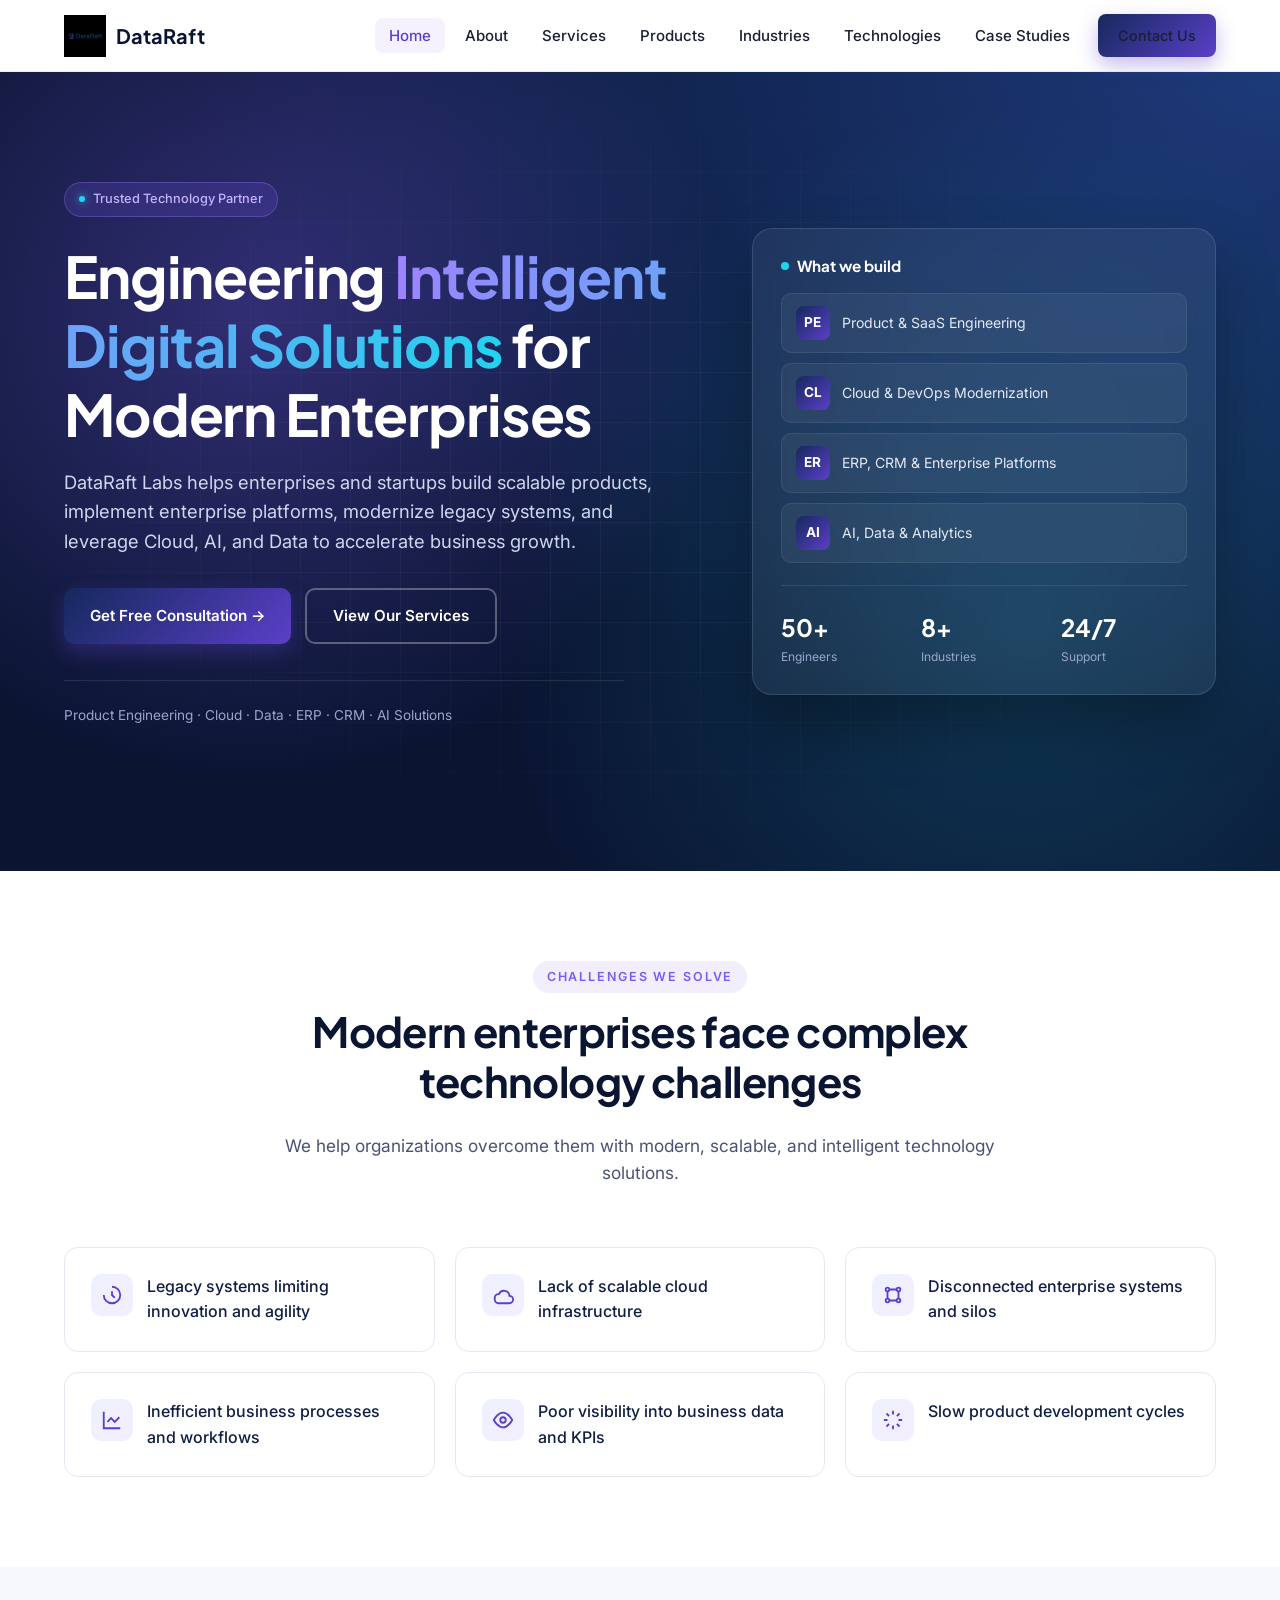
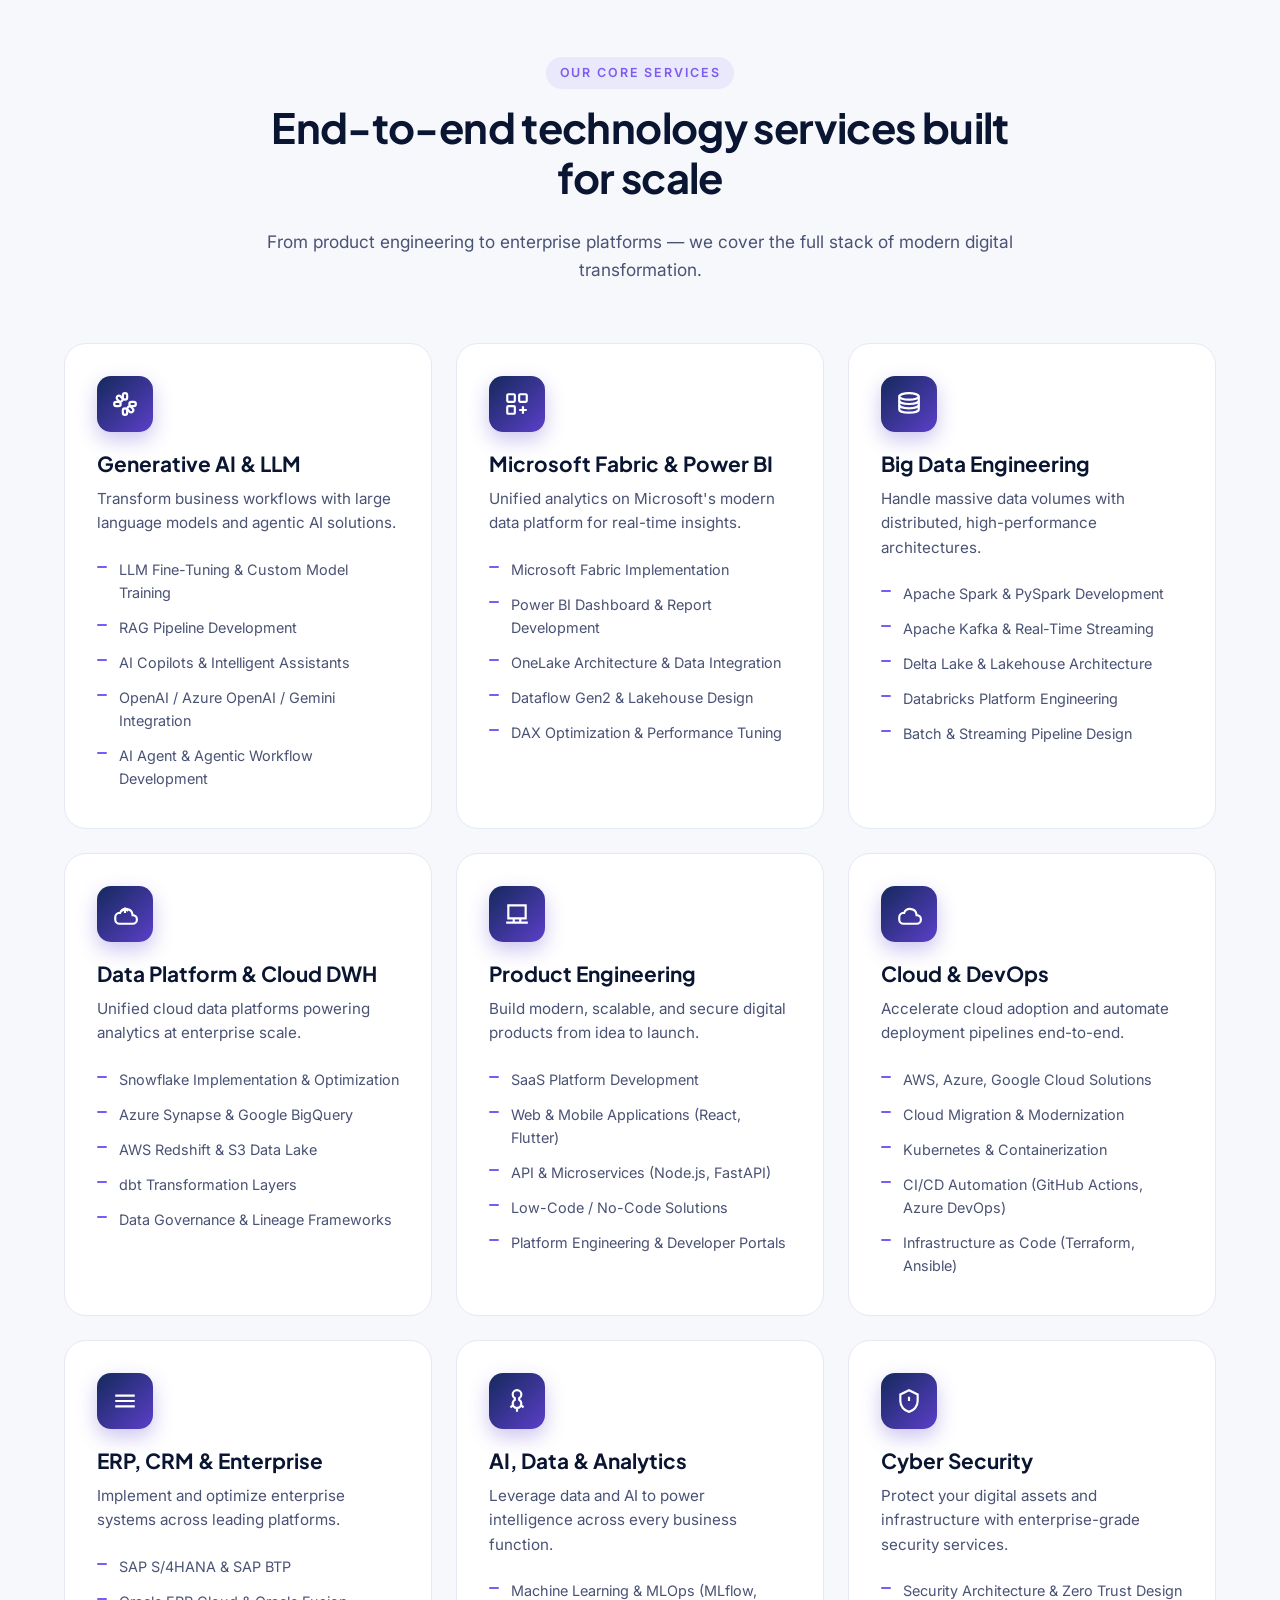
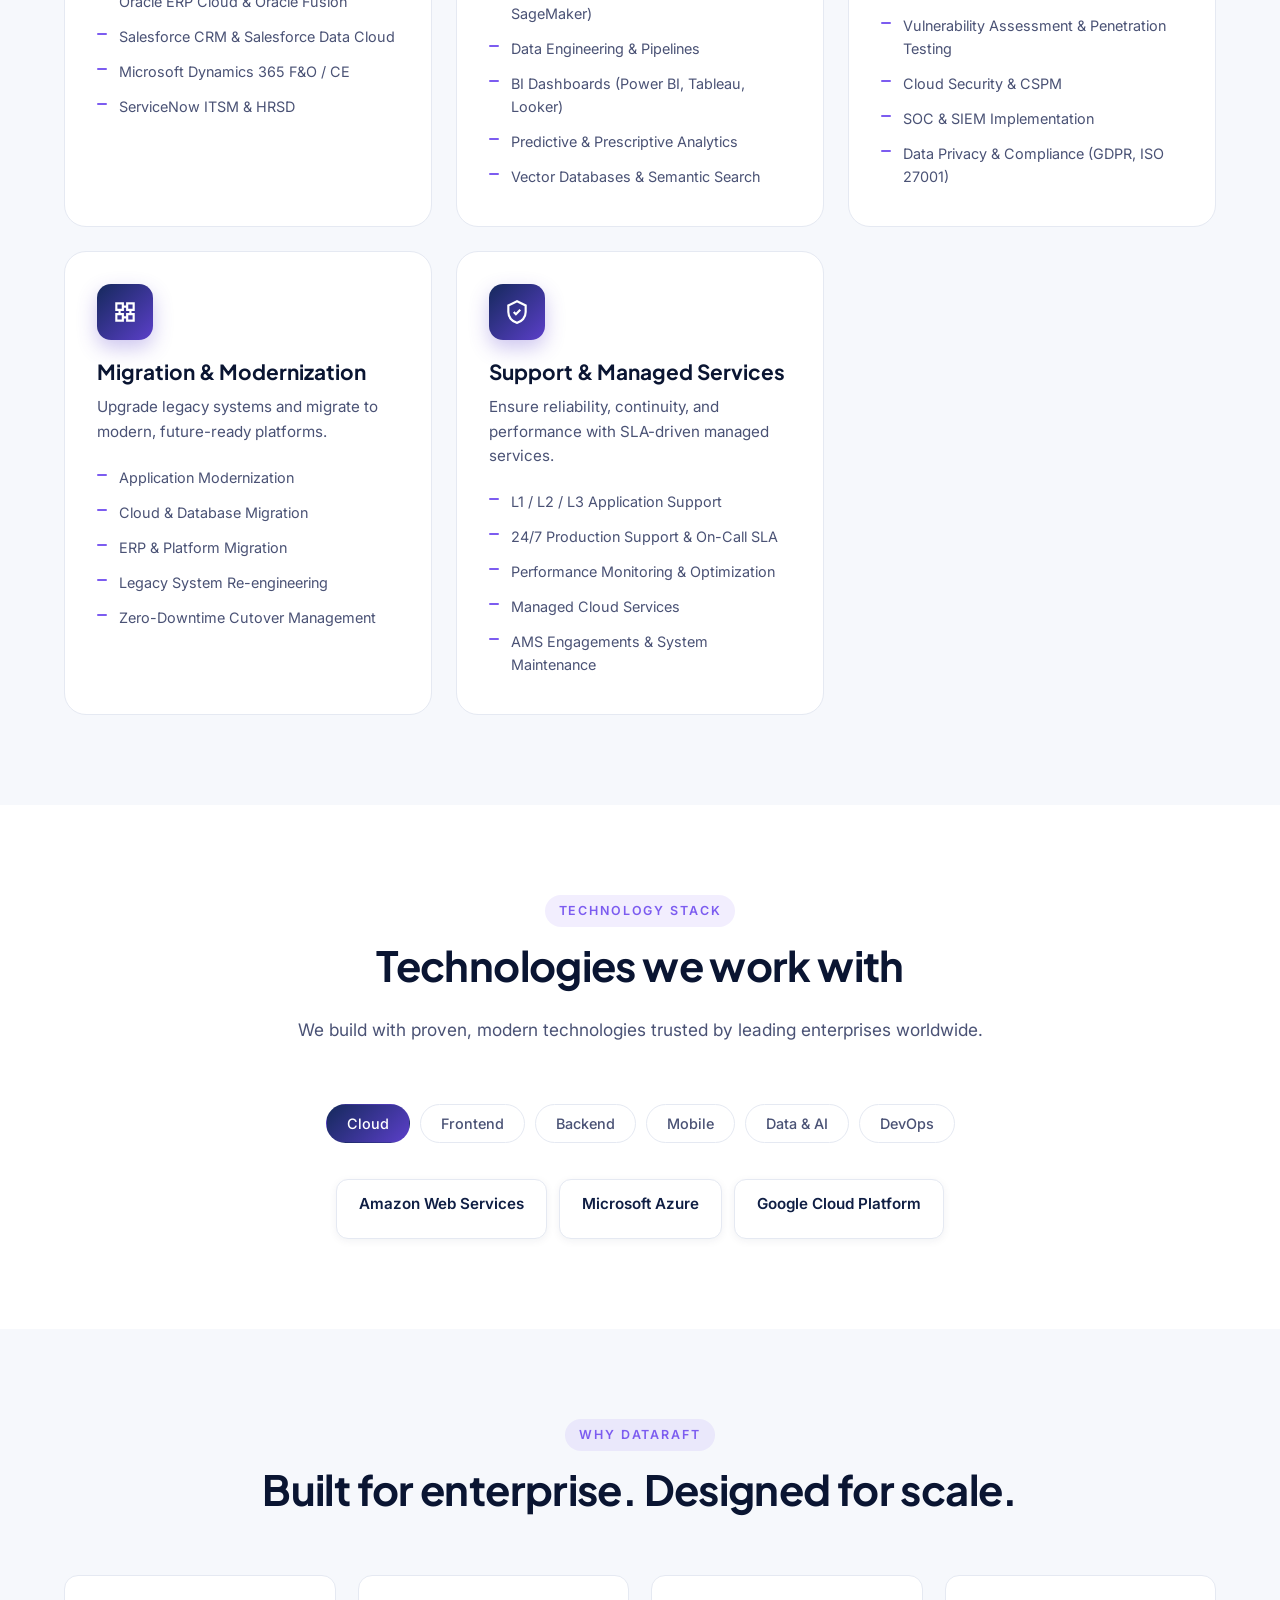
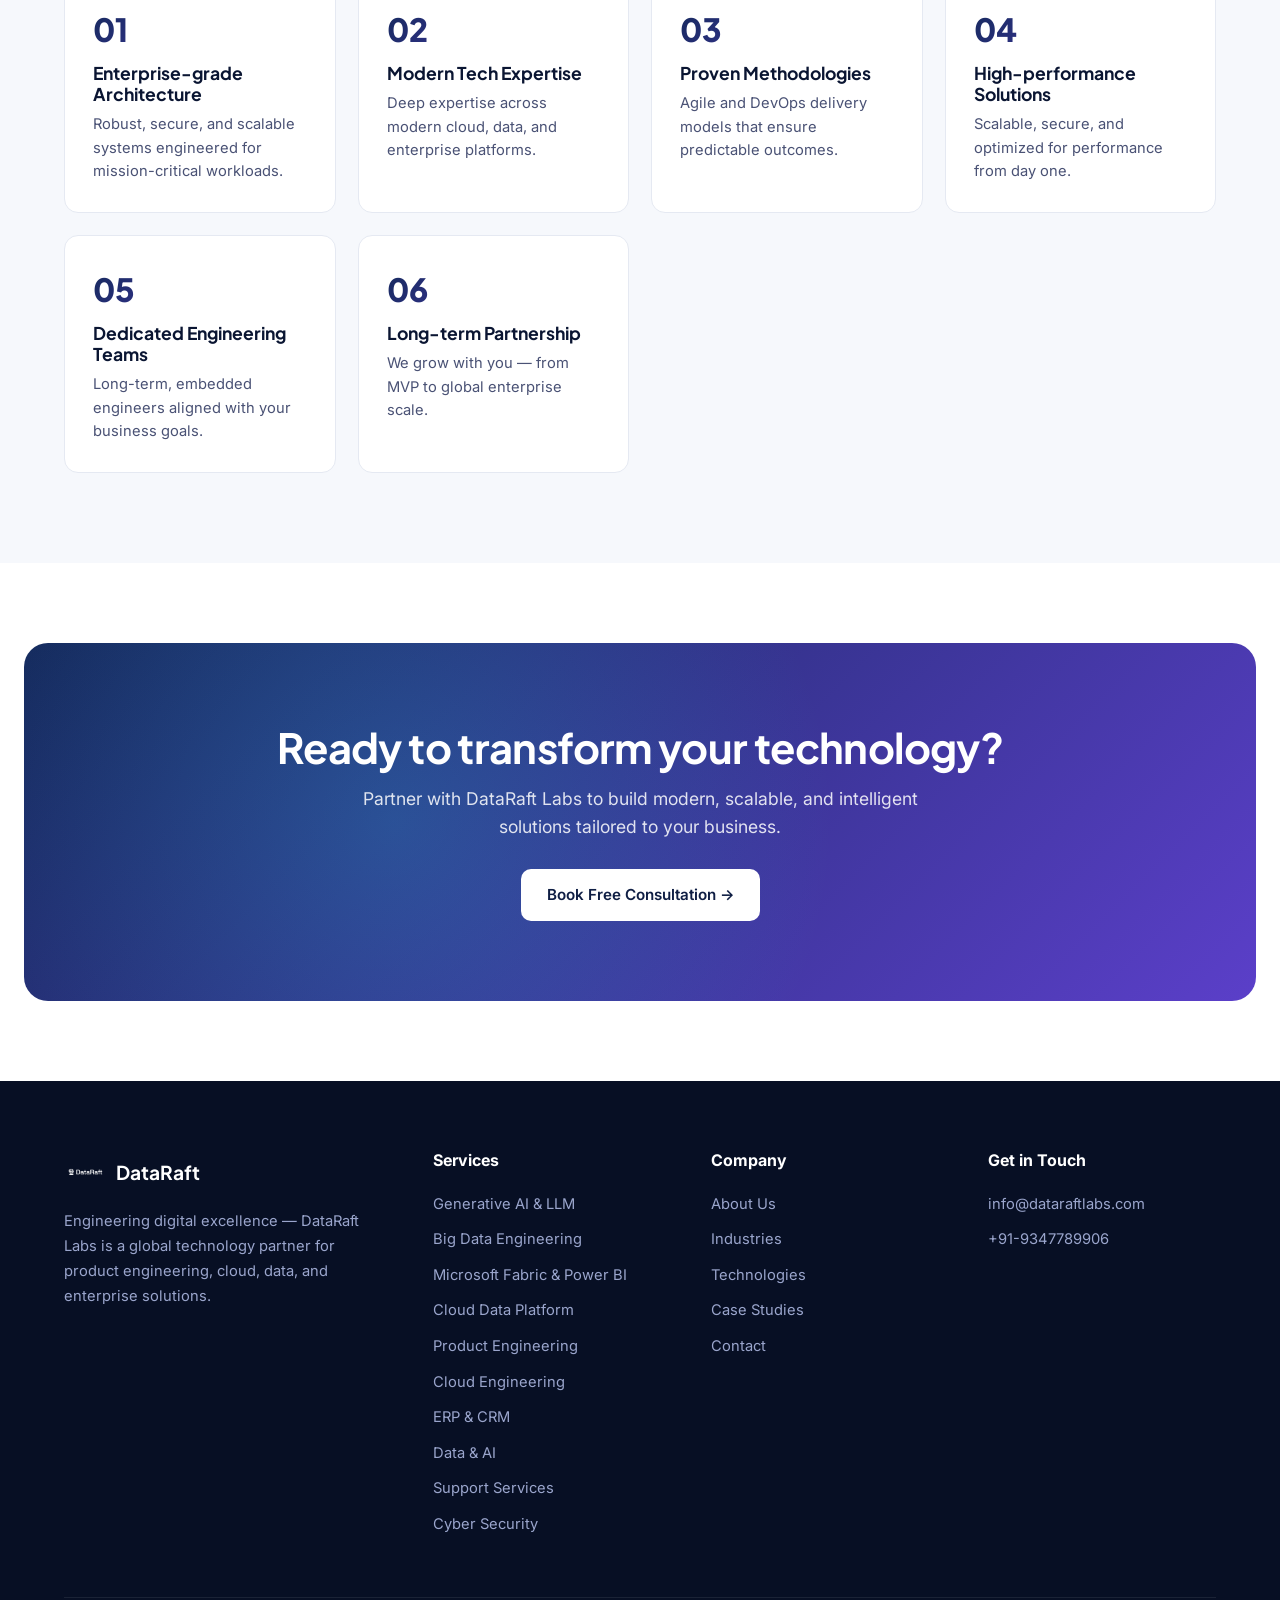
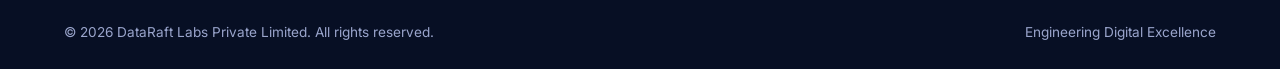
<file: index.html>
<!DOCTYPE html>
<html lang="en">
<head>
<meta charset="UTF-8">
<meta name="viewport" content="width=device-width,initial-scale=1.0">
<title>DataRaft Labs — Engineering Intelligent Digital Solutions</title>
<meta name="description" content="DataRaft Labs delivers product engineering, cloud, ERP, CRM, AI, and data solutions for enterprises and startups worldwide.">
<link rel="icon" type="image/png" href="logo.png">
<link rel="preconnect" href="https://fonts.googleapis.com">
<link rel="preconnect" href="https://fonts.gstatic.com" crossorigin>
<link href="https://fonts.googleapis.com/css2?family=Inter:wght@400;500;600;700&family=Plus+Jakarta+Sans:wght@600;700;800&display=swap" rel="stylesheet">
<link rel="stylesheet" href="style.css">
</head>
<body>

<!-- HEADER -->
<header class="site-header">
  <nav class="nav">
    <a href="index.html" class="brand">
      <img src="logo.png" alt="DataRaft logo">
      <span>DataRaft</span>
    </a>
    <ul class="nav-links" id="navLinks">
      <li><a href="index.html">Home</a></li>
      <li><a href="about.html">About</a></li>
      <li><a href="services.html">Services</a></li>
      <li><a href="products.html">Products</a></li>
      <li><a href="industries.html">Industries</a></li>
      <li><a href="technologies.html">Technologies</a></li>
      <li><a href="case-studies.html">Case Studies</a></li>
      <li class="nav-cta"><a href="contact.html" class="btn btn-primary" style="padding:10px 20px;font-size:.9rem">Contact Us</a></li>
    </ul>
    <button class="nav-toggle" aria-label="Toggle menu">
      <svg viewBox="0 0 24 24" fill="none" stroke="currentColor" stroke-width="2"><path d="M3 6h18M3 12h18M3 18h18"/></svg>
    </button>
  </nav>
</header>

<!-- HERO -->
<section class="hero">
  <div class="container">
    <div class="hero-grid">
      <div>
        <span class="hero-eyebrow"><span class="dot"></span> Trusted Technology Partner</span>
        <h1>Engineering <span class="grad">Intelligent Digital Solutions</span> for Modern Enterprises</h1>
        <p class="lead">DataRaft Labs helps enterprises and startups build scalable products, implement enterprise platforms, modernize legacy systems, and leverage Cloud, AI, and Data to accelerate business growth.</p>
        <div class="hero-cta">
          <a href="contact.html" class="btn btn-primary">Get Free Consultation →</a>
          <a href="services.html" class="btn btn-ghost-light">View Our Services</a>
        </div>
        <p class="hero-trust">Product Engineering · Cloud · Data · ERP · CRM · AI Solutions</p>
      </div>
      <div class="hero-visual">
        <div class="hero-card">
          <h4>What we build</h4>
          <div class="hero-stack">
            <div class="hero-stack-item"><span class="ic">PE</span> Product &amp; SaaS Engineering</div>
            <div class="hero-stack-item"><span class="ic">CL</span> Cloud &amp; DevOps Modernization</div>
            <div class="hero-stack-item"><span class="ic">ER</span> ERP, CRM &amp; Enterprise Platforms</div>
            <div class="hero-stack-item"><span class="ic">AI</span> AI, Data &amp; Analytics</div>
          </div>
          <div class="hero-stats">
            <div class="hero-stat"><div class="num">50+</div><div class="lbl">Engineers</div></div>
            <div class="hero-stat"><div class="num">8+</div><div class="lbl">Industries</div></div>
            <div class="hero-stat"><div class="num">24/7</div><div class="lbl">Support</div></div>
          </div>
        </div>
      </div>
    </div>
  </div>
</section>

<!-- CHALLENGES -->
<section class="section">
  <div class="container">
    <div class="section-title reveal">
      <span class="eyebrow">Challenges We Solve</span>
      <h2>Modern enterprises face complex technology challenges</h2>
      <p>We help organizations overcome them with modern, scalable, and intelligent technology solutions.</p>
    </div>
    <div class="challenge-grid reveal">
      <div class="challenge-card"><div class="ic">
        <svg width="22" height="22" fill="none" stroke="currentColor" stroke-width="2" viewBox="0 0 24 24"><path d="M12 8v4l3 3M3 12a9 9 0 1 0 9-9"/></svg>
      </div><p>Legacy systems limiting innovation and agility</p></div>
      <div class="challenge-card"><div class="ic">
        <svg width="22" height="22" fill="none" stroke="currentColor" stroke-width="2" viewBox="0 0 24 24"><path d="M3 15a4 4 0 0 1 4-4h.5a6 6 0 0 1 11.5 2 4 4 0 0 1 0 8H7a4 4 0 0 1-4-4v-2z"/></svg>
      </div><p>Lack of scalable cloud infrastructure</p></div>
      <div class="challenge-card"><div class="ic">
        <svg width="22" height="22" fill="none" stroke="currentColor" stroke-width="2" viewBox="0 0 24 24"><circle cx="6" cy="6" r="2"/><circle cx="18" cy="18" r="2"/><circle cx="18" cy="6" r="2"/><circle cx="6" cy="18" r="2"/><path d="M8 6h8M6 8v8M18 8v8M8 18h8"/></svg>
      </div><p>Disconnected enterprise systems and silos</p></div>
      <div class="challenge-card"><div class="ic">
        <svg width="22" height="22" fill="none" stroke="currentColor" stroke-width="2" viewBox="0 0 24 24"><path d="M3 3v18h18M7 14l4-4 4 4 5-5"/></svg>
      </div><p>Inefficient business processes and workflows</p></div>
      <div class="challenge-card"><div class="ic">
        <svg width="22" height="22" fill="none" stroke="currentColor" stroke-width="2" viewBox="0 0 24 24"><path d="M2 12s4-8 10-8 10 8 10 8-4 8-10 8S2 12 2 12z"/><circle cx="12" cy="12" r="3"/></svg>
      </div><p>Poor visibility into business data and KPIs</p></div>
      <div class="challenge-card"><div class="ic">
        <svg width="22" height="22" fill="none" stroke="currentColor" stroke-width="2" viewBox="0 0 24 24"><path d="M12 2v4M12 18v4M4.93 4.93l2.83 2.83M16.24 16.24l2.83 2.83M2 12h4M18 12h4M4.93 19.07l2.83-2.83M16.24 7.76l2.83-2.83"/></svg>
      </div><p>Slow product development cycles</p></div>
    </div>
  </div>
</section>

<!-- CORE SERVICES -->
<section class="section section-soft">
  <div class="container">
    <div class="section-title reveal">
      <span class="eyebrow">Our Core Services</span>
      <h2>End-to-end technology services built for scale</h2>
      <p>From product engineering to enterprise platforms — we cover the full stack of modern digital transformation.</p>
    </div>
    <div class="services-grid">

      <!-- Generative AI & LLM -->
      <div class="service-card reveal">
        <div class="service-icon">
          <svg width="26" height="26" fill="none" stroke="currentColor" stroke-width="2" viewBox="0 0 24 24"><path d="M12 2a2 2 0 0 1 2 2v2a2 2 0 0 1-2 2 2 2 0 0 1-2-2V4a2 2 0 0 1 2-2z"/><path d="M12 16a2 2 0 0 1 2 2v2a2 2 0 0 1-2 2 2 2 0 0 1-2-2v-2a2 2 0 0 1 2-2z"/><path d="M4.93 4.93a2 2 0 0 1 2.83 0l1.41 1.41a2 2 0 0 1-2.83 2.83L4.93 7.76a2 2 0 0 1 0-2.83z"/><path d="M14.83 14.83a2 2 0 0 1 2.83 0l1.41 1.41a2 2 0 0 1-2.83 2.83l-1.41-1.41a2 2 0 0 1 0-2.83z"/><path d="M2 12a2 2 0 0 1 2-2h2a2 2 0 0 1 0 4H4a2 2 0 0 1-2-2z"/><path d="M16 12a2 2 0 0 1 2-2h2a2 2 0 0 1 0 4h-2a2 2 0 0 1-2-2z"/></svg>
        </div>
        <h3>Generative AI &amp; LLM</h3>
        <p>Transform business workflows with large language models and agentic AI solutions.</p>
        <ul class="service-list">
          <li>LLM Fine-Tuning &amp; Custom Model Training</li>
          <li>RAG Pipeline Development</li>
          <li>AI Copilots &amp; Intelligent Assistants</li>
          <li>OpenAI / Azure OpenAI / Gemini Integration</li>
          <li>AI Agent &amp; Agentic Workflow Development</li>
        </ul>
      </div>

      <!-- Microsoft Fabric & Power BI -->
      <div class="service-card reveal">
        <div class="service-icon">
          <svg width="26" height="26" fill="none" stroke="currentColor" stroke-width="2" viewBox="0 0 24 24"><rect x="3" y="3" width="7" height="7" rx="1"/><rect x="14" y="3" width="7" height="7" rx="1"/><rect x="3" y="14" width="7" height="7" rx="1"/><path d="M14 17.5h7M17.5 14v7"/></svg>
        </div>
        <h3>Microsoft Fabric &amp; Power BI</h3>
        <p>Unified analytics on Microsoft's modern data platform for real-time insights.</p>
        <ul class="service-list">
          <li>Microsoft Fabric Implementation</li>
          <li>Power BI Dashboard &amp; Report Development</li>
          <li>OneLake Architecture &amp; Data Integration</li>
          <li>Dataflow Gen2 &amp; Lakehouse Design</li>
          <li>DAX Optimization &amp; Performance Tuning</li>
        </ul>
      </div>

      <!-- Big Data Engineering -->
      <div class="service-card reveal">
        <div class="service-icon">
          <svg width="26" height="26" fill="none" stroke="currentColor" stroke-width="2" viewBox="0 0 24 24"><ellipse cx="12" cy="5" rx="9" ry="3"/><path d="M3 5v4c0 1.66 4 3 9 3s9-1.34 9-3V5"/><path d="M3 9v4c0 1.66 4 3 9 3s9-1.34 9-3V9"/><path d="M3 13v4c0 1.66 4 3 9 3s9-1.34 9-3v-4"/></svg>
        </div>
        <h3>Big Data Engineering</h3>
        <p>Handle massive data volumes with distributed, high-performance architectures.</p>
        <ul class="service-list">
          <li>Apache Spark &amp; PySpark Development</li>
          <li>Apache Kafka &amp; Real-Time Streaming</li>
          <li>Delta Lake &amp; Lakehouse Architecture</li>
          <li>Databricks Platform Engineering</li>
          <li>Batch &amp; Streaming Pipeline Design</li>
        </ul>
      </div>

      <!-- Data Platform & Cloud Data Warehouse -->
      <div class="service-card reveal">
        <div class="service-icon">
          <svg width="26" height="26" fill="none" stroke="currentColor" stroke-width="2" viewBox="0 0 24 24"><path d="M3 15a4 4 0 0 1 4-4h.5a6 6 0 0 1 11.5 2 4 4 0 0 1 0 8H7a4 4 0 0 1-4-4z"/><path d="M12 11V7M9 9l3-2 3 2"/></svg>
        </div>
        <h3>Data Platform &amp; Cloud DWH</h3>
        <p>Unified cloud data platforms powering analytics at enterprise scale.</p>
        <ul class="service-list">
          <li>Snowflake Implementation &amp; Optimization</li>
          <li>Azure Synapse &amp; Google BigQuery</li>
          <li>AWS Redshift &amp; S3 Data Lake</li>
          <li>dbt Transformation Layers</li>
          <li>Data Governance &amp; Lineage Frameworks</li>
        </ul>
      </div>

      <!-- Product Engineering -->
      <div class="service-card reveal">
        <div class="service-icon">
          <svg width="26" height="26" fill="none" stroke="currentColor" stroke-width="2" viewBox="0 0 24 24"><path d="M4 4h16v12H4zM2 20h20M9 16v4M15 16v4"/></svg>
        </div>
        <h3>Product Engineering</h3>
        <p>Build modern, scalable, and secure digital products from idea to launch.</p>
        <ul class="service-list">
          <li>SaaS Platform Development</li>
          <li>Web &amp; Mobile Applications (React, Flutter)</li>
          <li>API &amp; Microservices (Node.js, FastAPI)</li>
          <li>Low-Code / No-Code Solutions</li>
          <li>Platform Engineering &amp; Developer Portals</li>
        </ul>
      </div>

      <!-- Cloud & DevOps -->
      <div class="service-card reveal">
        <div class="service-icon">
          <svg width="26" height="26" fill="none" stroke="currentColor" stroke-width="2" viewBox="0 0 24 24"><path d="M3 15a4 4 0 0 1 4-4h.5a6 6 0 0 1 11.5 2 4 4 0 0 1 0 8H7a4 4 0 0 1-4-4z"/></svg>
        </div>
        <h3>Cloud &amp; DevOps</h3>
        <p>Accelerate cloud adoption and automate deployment pipelines end-to-end.</p>
        <ul class="service-list">
          <li>AWS, Azure, Google Cloud Solutions</li>
          <li>Cloud Migration &amp; Modernization</li>
          <li>Kubernetes &amp; Containerization</li>
          <li>CI/CD Automation (GitHub Actions, Azure DevOps)</li>
          <li>Infrastructure as Code (Terraform, Ansible)</li>
        </ul>
      </div>

      <!-- ERP, CRM & Enterprise -->
      <div class="service-card reveal">
        <div class="service-icon">
          <svg width="26" height="26" fill="none" stroke="currentColor" stroke-width="2" viewBox="0 0 24 24"><path d="M3 7h18M3 12h18M3 17h18"/></svg>
        </div>
        <h3>ERP, CRM &amp; Enterprise</h3>
        <p>Implement and optimize enterprise systems across leading platforms.</p>
        <ul class="service-list">
          <li>SAP S/4HANA &amp; SAP BTP</li>
          <li>Oracle ERP Cloud &amp; Oracle Fusion</li>
          <li>Salesforce CRM &amp; Salesforce Data Cloud</li>
          <li>Microsoft Dynamics 365 F&amp;O / CE</li>
          <li>ServiceNow ITSM &amp; HRSD</li>
        </ul>
      </div>

      <!-- AI, Data & Analytics -->
      <div class="service-card reveal">
        <div class="service-icon">
          <svg width="26" height="26" fill="none" stroke="currentColor" stroke-width="2" viewBox="0 0 24 24"><path d="M12 2a4 4 0 0 1 4 4c0 1.5-.8 2.8-2 3.5V11a4 4 0 1 1-4 0V9.5C8.8 8.8 8 7.5 8 6a4 4 0 0 1 4-4zM6 18l3-3M18 18l-3-3M12 22v-3"/></svg>
        </div>
        <h3>AI, Data &amp; Analytics</h3>
        <p>Leverage data and AI to power intelligence across every business function.</p>
        <ul class="service-list">
          <li>Machine Learning &amp; MLOps (MLflow, SageMaker)</li>
          <li>Data Engineering &amp; Pipelines</li>
          <li>BI Dashboards (Power BI, Tableau, Looker)</li>
          <li>Predictive &amp; Prescriptive Analytics</li>
          <li>Vector Databases &amp; Semantic Search</li>
        </ul>
      </div>

      <!-- Cyber Security -->
      <div class="service-card reveal">
        <div class="service-icon">
          <svg width="26" height="26" fill="none" stroke="currentColor" stroke-width="2" viewBox="0 0 24 24"><path d="M12 2 4 6v6c0 5 3.5 9 8 10 4.5-1 8-5 8-10V6l-8-4z"/><path d="M12 8v4M12 16h.01"/></svg>
        </div>
        <h3>Cyber Security</h3>
        <p>Protect your digital assets and infrastructure with enterprise-grade security services.</p>
        <ul class="service-list">
          <li>Security Architecture &amp; Zero Trust Design</li>
          <li>Vulnerability Assessment &amp; Penetration Testing</li>
          <li>Cloud Security &amp; CSPM</li>
          <li>SOC &amp; SIEM Implementation</li>
          <li>Data Privacy &amp; Compliance (GDPR, ISO 27001)</li>
        </ul>
      </div>

      <!-- Migration & Modernization -->
      <div class="service-card reveal">
        <div class="service-icon">
          <svg width="26" height="26" fill="none" stroke="currentColor" stroke-width="2" viewBox="0 0 24 24"><path d="M4 4h6v6H4zM14 4h6v6h-6zM4 14h6v6H4zM14 14h6v6h-6z"/><path d="M10 7h4M7 10v4M14 17h-4M17 10v4"/></svg>
        </div>
        <h3>Migration &amp; Modernization</h3>
        <p>Upgrade legacy systems and migrate to modern, future-ready platforms.</p>
        <ul class="service-list">
          <li>Application Modernization</li>
          <li>Cloud &amp; Database Migration</li>
          <li>ERP &amp; Platform Migration</li>
          <li>Legacy System Re-engineering</li>
          <li>Zero-Downtime Cutover Management</li>
        </ul>
      </div>

      <!-- Support & Managed Services -->
      <div class="service-card reveal">
        <div class="service-icon">
          <svg width="26" height="26" fill="none" stroke="currentColor" stroke-width="2" viewBox="0 0 24 24"><path d="M12 2 4 6v6c0 5 3.5 9 8 10 4.5-1 8-5 8-10V6l-8-4z"/><path d="m9 12 2 2 4-4"/></svg>
        </div>
        <h3>Support &amp; Managed Services</h3>
        <p>Ensure reliability, continuity, and performance with SLA-driven managed services.</p>
        <ul class="service-list">
          <li>L1 / L2 / L3 Application Support</li>
          <li>24/7 Production Support &amp; On-Call SLA</li>
          <li>Performance Monitoring &amp; Optimization</li>
          <li>Managed Cloud Services</li>
          <li>AMS Engagements &amp; System Maintenance</li>
        </ul>
      </div>

    </div>
  </div>
</section>

<!-- TECHNOLOGIES -->
<section class="section">
  <div class="container">
    <div class="section-title reveal">
      <span class="eyebrow">Technology Stack</span>
      <h2>Technologies we work with</h2>
      <p>We build with proven, modern technologies trusted by leading enterprises worldwide.</p>
    </div>
    <div class="tech-tabs reveal">
      <button class="tech-tab active" data-tab="cloud">Cloud</button>
      <button class="tech-tab" data-tab="frontend">Frontend</button>
      <button class="tech-tab" data-tab="backend">Backend</button>
      <button class="tech-tab" data-tab="mobile">Mobile</button>
      <button class="tech-tab" data-tab="data">Data &amp; AI</button>
      <button class="tech-tab" data-tab="devops">DevOps</button>
    </div>
    <div class="tech-pills reveal"></div>
  </div>
</section>

<!-- WHY CHOOSE US -->
<section class="section section-soft">
  <div class="container">
    <div class="section-title reveal">
      <span class="eyebrow">Why DataRaft</span>
      <h2>Built for enterprise. Designed for scale.</h2>
    </div>
    <div class="why-grid">
      <div class="why-card reveal"><span class="why-num">01</span><h3>Enterprise-grade Architecture</h3><p>Robust, secure, and scalable systems engineered for mission-critical workloads.</p></div>
      <div class="why-card reveal"><span class="why-num">02</span><h3>Modern Tech Expertise</h3><p>Deep expertise across modern cloud, data, and enterprise platforms.</p></div>
      <div class="why-card reveal"><span class="why-num">03</span><h3>Proven Methodologies</h3><p>Agile and DevOps delivery models that ensure predictable outcomes.</p></div>
      <div class="why-card reveal"><span class="why-num">04</span><h3>High-performance Solutions</h3><p>Scalable, secure, and optimized for performance from day one.</p></div>
      <div class="why-card reveal"><span class="why-num">05</span><h3>Dedicated Engineering Teams</h3><p>Long-term, embedded engineers aligned with your business goals.</p></div>
      <div class="why-card reveal"><span class="why-num">06</span><h3>Long-term Partnership</h3><p>We grow with you — from MVP to global enterprise scale.</p></div>
    </div>
  </div>
</section>

<!-- CTA -->
<section style="padding:80px 0">
  <div class="cta-section reveal">
    <h2>Ready to transform your technology?</h2>
    <p>Partner with DataRaft Labs to build modern, scalable, and intelligent solutions tailored to your business.</p>
    <a href="contact.html" class="btn btn-light">Book Free Consultation →</a>
  </div>
</section>

<!-- FOOTER -->
<footer class="footer">
  <div class="container">
    <div class="footer-grid">
      <div class="footer-brand">
        <div class="brand-block">
          <img src="logo_white.png" alt="DataRaft">
          <span>DataRaft</span>
        </div>
        <p>Engineering digital excellence — DataRaft Labs is a global technology partner for product engineering, cloud, data, and enterprise solutions.</p>
      </div>
      <div>
        <h4>Services</h4>
        <ul>
          <li><a href="services.html">Generative AI &amp; LLM</a></li>
          <li><a href="services.html">Big Data Engineering</a></li>
          <li><a href="services.html">Microsoft Fabric &amp; Power BI</a></li>
          <li><a href="services.html">Cloud Data Platform</a></li>
          <li><a href="services.html">Product Engineering</a></li>
          <li><a href="services.html">Cloud Engineering</a></li>
          <li><a href="services.html">ERP &amp; CRM</a></li>
          <li><a href="services.html">Data &amp; AI</a></li>
          <li><a href="services.html">Support Services</a></li><li><a href="services.html">Cyber Security</a></li>
        </ul>
      </div>
      <div>
        <h4>Company</h4>
        <ul>
          <li><a href="about.html">About Us</a></li>
          <li><a href="industries.html">Industries</a></li>
          <li><a href="technologies.html">Technologies</a></li>
          <li><a href="case-studies.html">Case Studies</a></li>
          <li><a href="contact.html">Contact</a></li>
        </ul>
      </div>
      <div>
        <h4>Get in Touch</h4>
        <ul>
          <li><a href="mailto:info@dataraftlabs.com">info@dataraftlabs.com</a></li>
          <li><a href="tel:+919347789906">+91-9347789906</a></li>
        </ul>
      </div>
    </div>
    <div class="footer-bottom">
      <div>© 2026 DataRaft Labs Private Limited. All rights reserved.</div>
      <div>Engineering Digital Excellence</div>
    </div>
  </div>
</footer>

<script src="script.js"></script>
</body>
</html>
</file>
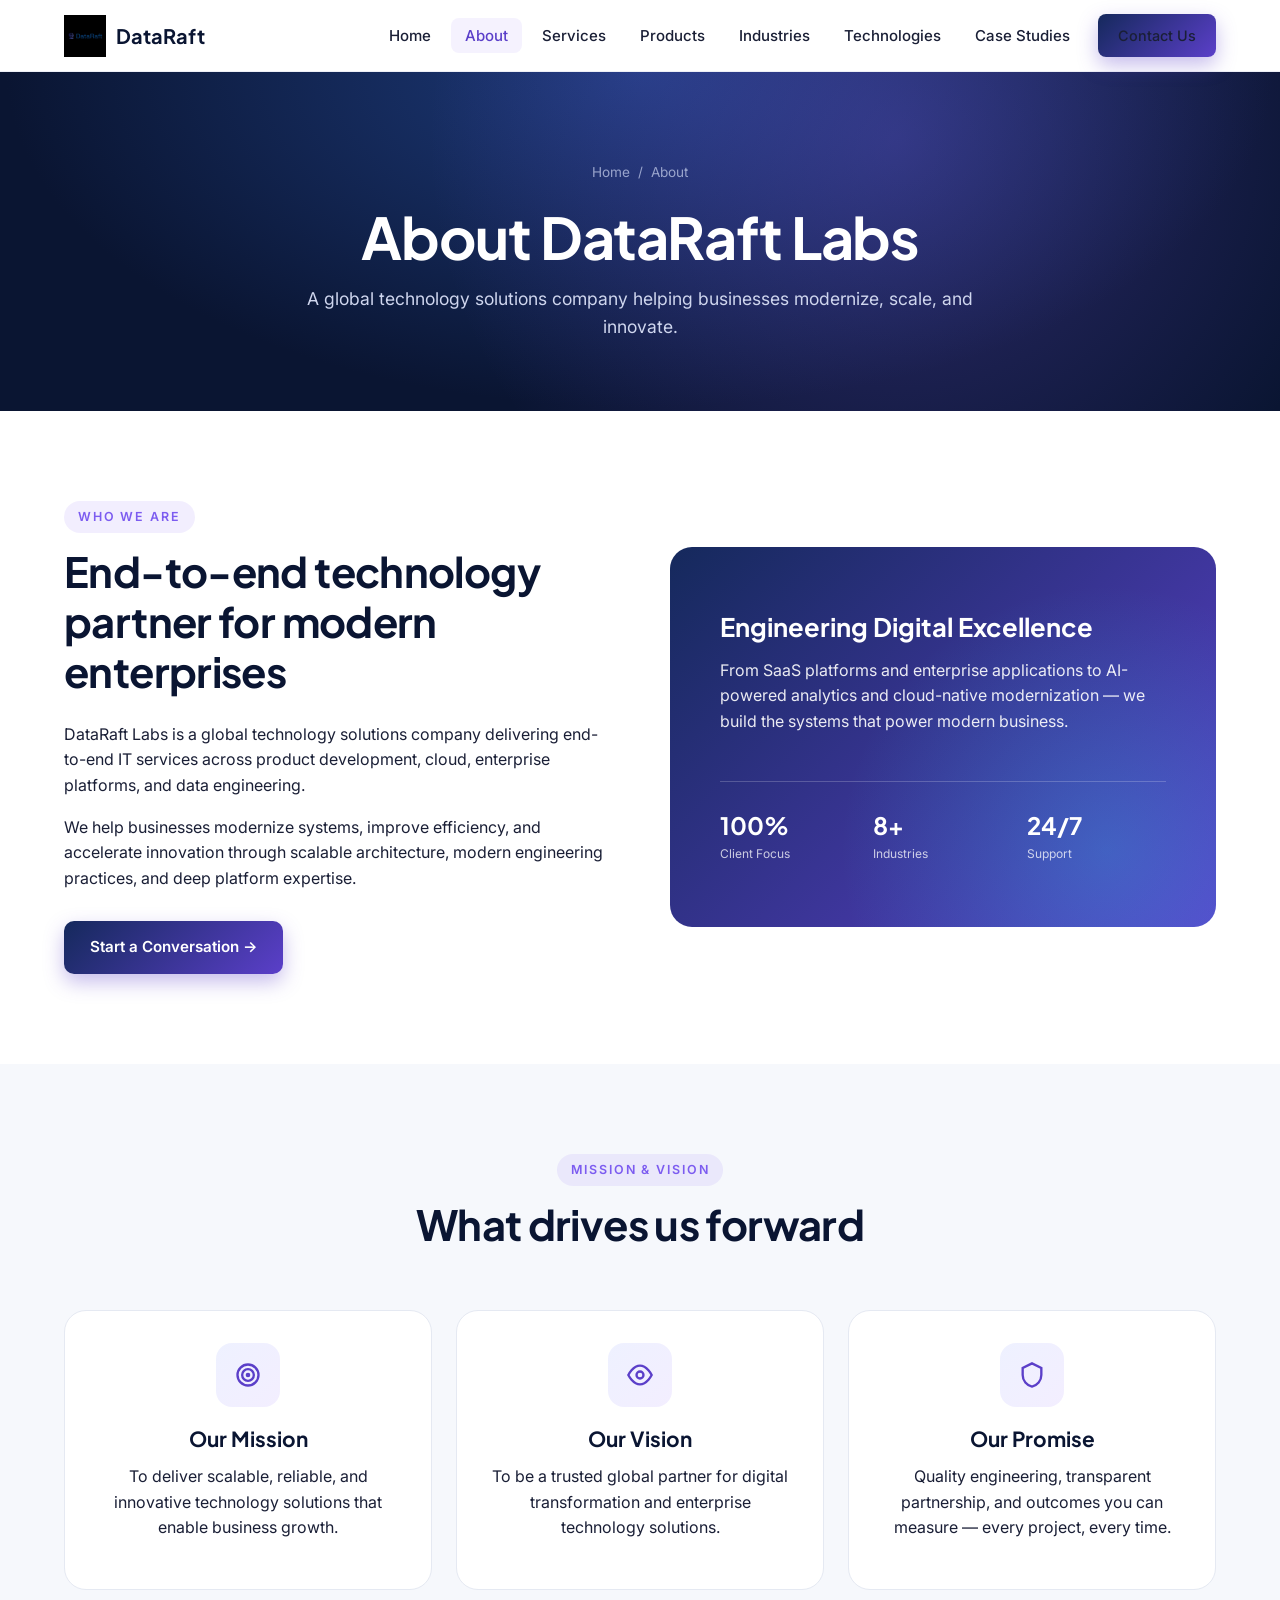
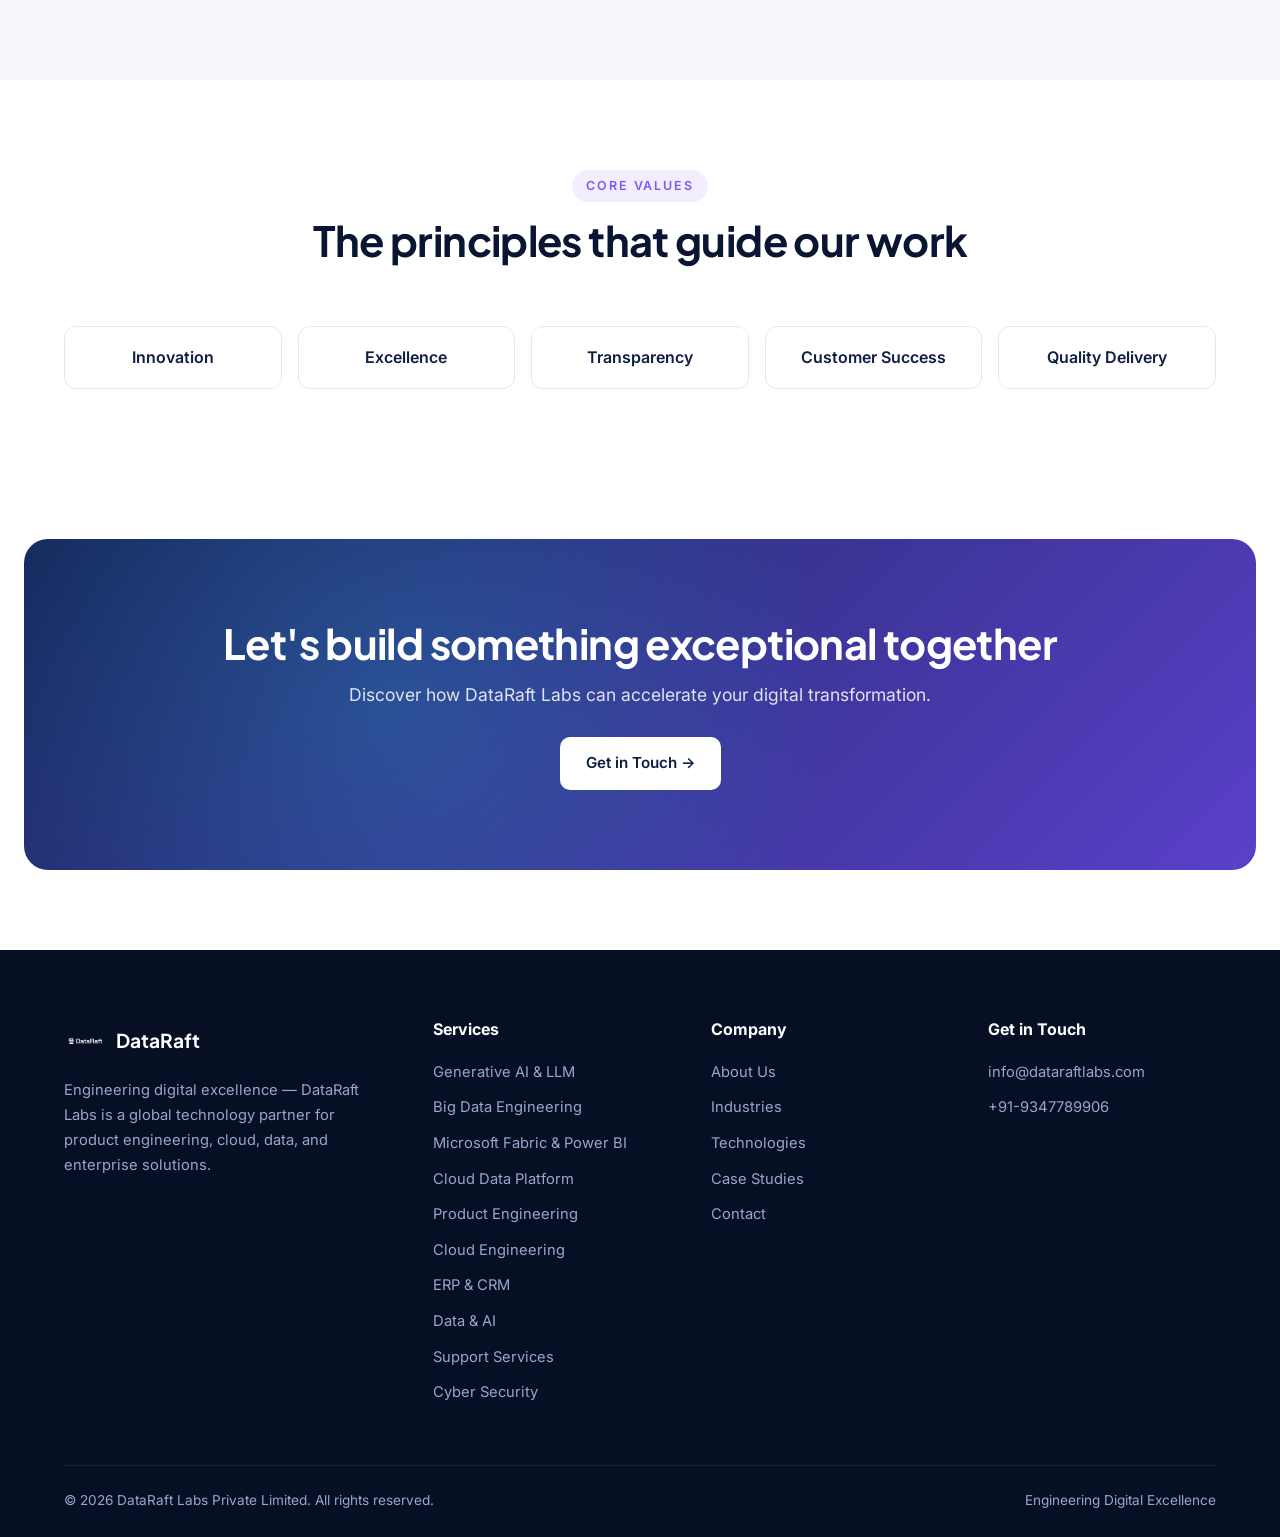
<file: about.html>
<!DOCTYPE html>
<html lang="en">
<head>
<meta charset="UTF-8">
<meta name="viewport" content="width=device-width,initial-scale=1.0">
<title>About Us — DataRaft Labs</title>
<meta name="description" content="DataRaft Labs is a global technology solutions company delivering end-to-end IT services across product, cloud, enterprise platforms and data engineering.">
<link rel="icon" type="image/png" href="logo.png">
<link rel="preconnect" href="https://fonts.googleapis.com">
<link rel="preconnect" href="https://fonts.gstatic.com" crossorigin>
<link href="https://fonts.googleapis.com/css2?family=Inter:wght@400;500;600;700&family=Plus+Jakarta+Sans:wght@600;700;800&display=swap" rel="stylesheet">
<link rel="stylesheet" href="style.css">
</head>
<body>

<header class="site-header">
  <nav class="nav">
    <a href="index.html" class="brand"><img src="logo.png" alt="DataRaft logo"><span>DataRaft</span></a>
    <ul class="nav-links" id="navLinks">
      <li><a href="index.html">Home</a></li>
      <li><a href="about.html">About</a></li>
      <li><a href="services.html">Services</a></li>
      <li><a href="products.html">Products</a></li>
      <li><a href="industries.html">Industries</a></li>
      <li><a href="technologies.html">Technologies</a></li>
      <li><a href="case-studies.html">Case Studies</a></li>
      <li class="nav-cta"><a href="contact.html" class="btn btn-primary" style="padding:10px 20px;font-size:.9rem">Contact Us</a></li>
    </ul>
    <button class="nav-toggle" aria-label="Toggle menu">
      <svg viewBox="0 0 24 24" fill="none" stroke="currentColor" stroke-width="2"><path d="M3 6h18M3 12h18M3 18h18"/></svg>
    </button>
  </nav>
</header>

<section class="page-hero">
  <div class="container">
    <div class="breadcrumb"><a href="index.html">Home</a> <span>/</span> <span>About</span></div>
    <h1>About DataRaft Labs</h1>
    <p>A global technology solutions company helping businesses modernize, scale, and innovate.</p>
  </div>
</section>

<section class="section">
  <div class="container">
    <div class="about-grid reveal">
      <div>
        <span class="eyebrow">Who We Are</span>
        <h2>End-to-end technology partner for modern enterprises</h2>
        <p>DataRaft Labs is a global technology solutions company delivering end-to-end IT services across product development, cloud, enterprise platforms, and data engineering.</p>
        <p>We help businesses modernize systems, improve efficiency, and accelerate innovation through scalable architecture, modern engineering practices, and deep platform expertise.</p>
        <a href="contact.html" class="btn btn-primary" style="margin-top:14px">Start a Conversation →</a>
      </div>
      <div class="visual">
        <h3>Engineering Digital Excellence</h3>
        <p>From SaaS platforms and enterprise applications to AI-powered analytics and cloud-native modernization — we build the systems that power modern business.</p>
        <div class="hero-stats" style="border-top-color:rgba(255,255,255,.2);margin-top:30px;padding-top:24px">
          <div class="hero-stat"><div class="num" style="color:#fff">100%</div><div class="lbl" style="color:rgba(255,255,255,.75)">Client Focus</div></div>
          <div class="hero-stat"><div class="num" style="color:#fff">8+</div><div class="lbl" style="color:rgba(255,255,255,.75)">Industries</div></div>
          <div class="hero-stat"><div class="num" style="color:#fff">24/7</div><div class="lbl" style="color:rgba(255,255,255,.75)">Support</div></div>
        </div>
      </div>
    </div>
  </div>
</section>

<section class="section section-soft">
  <div class="container">
    <div class="section-title reveal">
      <span class="eyebrow">Mission &amp; Vision</span>
      <h2>What drives us forward</h2>
    </div>
    <div class="mvv-grid">
      <div class="mvv-card reveal">
        <div class="mvv-icon">
          <svg width="28" height="28" fill="none" stroke="currentColor" stroke-width="2" viewBox="0 0 24 24"><circle cx="12" cy="12" r="9"/><circle cx="12" cy="12" r="5"/><circle cx="12" cy="12" r="1"/></svg>
        </div>
        <h3>Our Mission</h3>
        <p>To deliver scalable, reliable, and innovative technology solutions that enable business growth.</p>
      </div>
      <div class="mvv-card reveal">
        <div class="mvv-icon">
          <svg width="28" height="28" fill="none" stroke="currentColor" stroke-width="2" viewBox="0 0 24 24"><path d="M2 12s4-8 10-8 10 8 10 8-4 8-10 8S2 12 2 12z"/><circle cx="12" cy="12" r="3"/></svg>
        </div>
        <h3>Our Vision</h3>
        <p>To be a trusted global partner for digital transformation and enterprise technology solutions.</p>
      </div>
      <div class="mvv-card reveal">
        <div class="mvv-icon">
          <svg width="28" height="28" fill="none" stroke="currentColor" stroke-width="2" viewBox="0 0 24 24"><path d="M12 2 4 6v6c0 5 3.5 9 8 10 4.5-1 8-5 8-10V6l-8-4z"/></svg>
        </div>
        <h3>Our Promise</h3>
        <p>Quality engineering, transparent partnership, and outcomes you can measure — every project, every time.</p>
      </div>
    </div>
  </div>
</section>

<section class="section">
  <div class="container">
    <div class="section-title reveal">
      <span class="eyebrow">Core Values</span>
      <h2>The principles that guide our work</h2>
    </div>
    <div class="values-grid reveal">
      <div class="value-pill">Innovation</div>
      <div class="value-pill">Excellence</div>
      <div class="value-pill">Transparency</div>
      <div class="value-pill">Customer Success</div>
      <div class="value-pill">Quality Delivery</div>
    </div>
  </div>
</section>

<section style="padding:60px 0 80px">
  <div class="cta-section reveal">
    <h2>Let's build something exceptional together</h2>
    <p>Discover how DataRaft Labs can accelerate your digital transformation.</p>
    <a href="contact.html" class="btn btn-light">Get in Touch →</a>
  </div>
</section>

<footer class="footer">
  <div class="container">
    <div class="footer-grid">
      <div class="footer-brand">
        <div class="brand-block"><img src="logo_white.png" alt="DataRaft"><span>DataRaft</span></div>
        <p>Engineering digital excellence — DataRaft Labs is a global technology partner for product engineering, cloud, data, and enterprise solutions.</p>
      </div>
      <div><h4>Services</h4><ul>
        <li><a href="services.html">Generative AI &amp; LLM</a></li><li><a href="services.html">Big Data Engineering</a></li>
        <li><a href="services.html">Microsoft Fabric &amp; Power BI</a></li><li><a href="services.html">Cloud Data Platform</a></li>
        <li><a href="services.html">Product Engineering</a></li><li><a href="services.html">Cloud Engineering</a></li>
        <li><a href="services.html">ERP &amp; CRM</a></li><li><a href="services.html">Data &amp; AI</a></li><li><a href="services.html">Support Services</a></li><li><a href="services.html">Cyber Security</a></li>
      </ul></div>
      <div><h4>Company</h4><ul>
        <li><a href="about.html">About Us</a></li><li><a href="industries.html">Industries</a></li>
        <li><a href="technologies.html">Technologies</a></li><li><a href="case-studies.html">Case Studies</a></li><li><a href="contact.html">Contact</a></li>
      </ul></div>
      <div><h4>Get in Touch</h4><ul>
        <li><a href="mailto:info@dataraftlabs.com">info@dataraftlabs.com</a></li>
        <li><a href="tel:+919347789906">+91-9347789906</a></li>
      </ul></div>
    </div>
    <div class="footer-bottom">
      <div>© 2026 DataRaft Labs Private Limited. All rights reserved.</div>
      <div>Engineering Digital Excellence</div>
    </div>
  </div>
</footer>
<script src="script.js"></script>
</body>
</html>
</file>
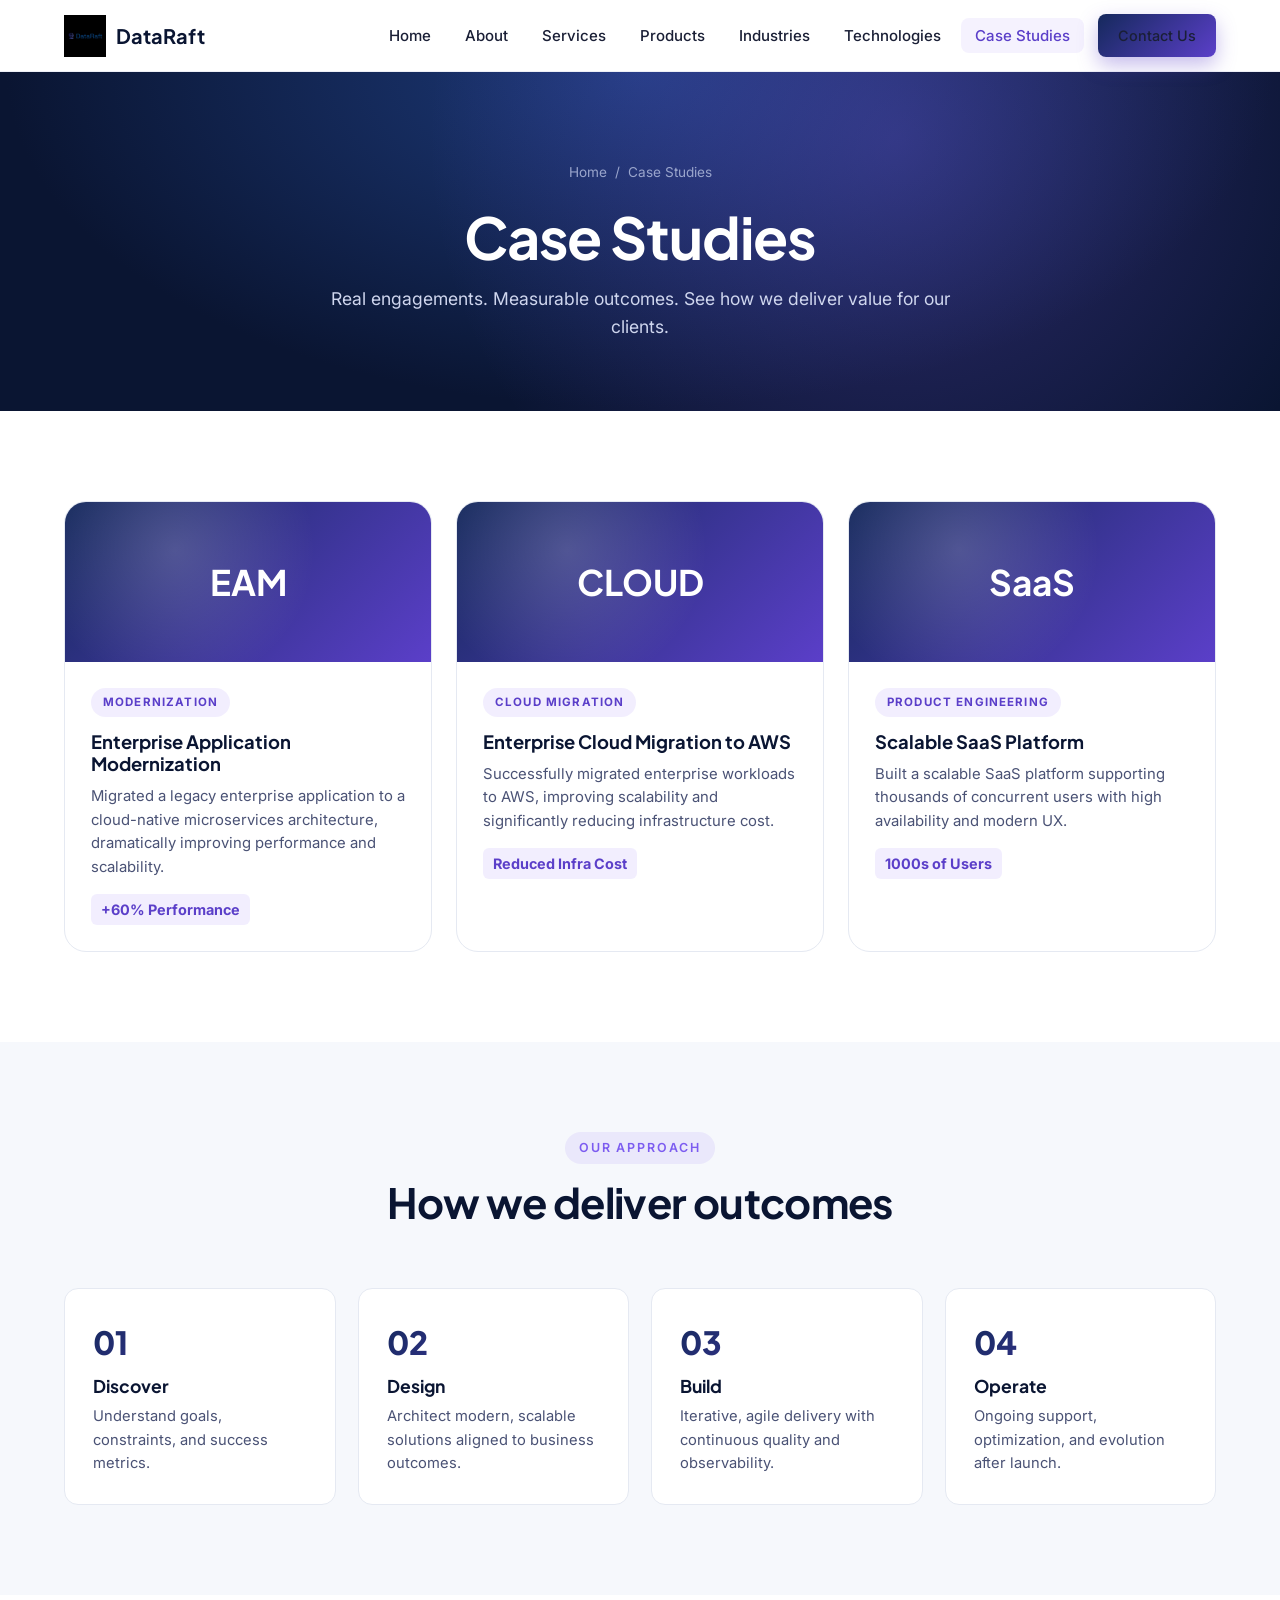
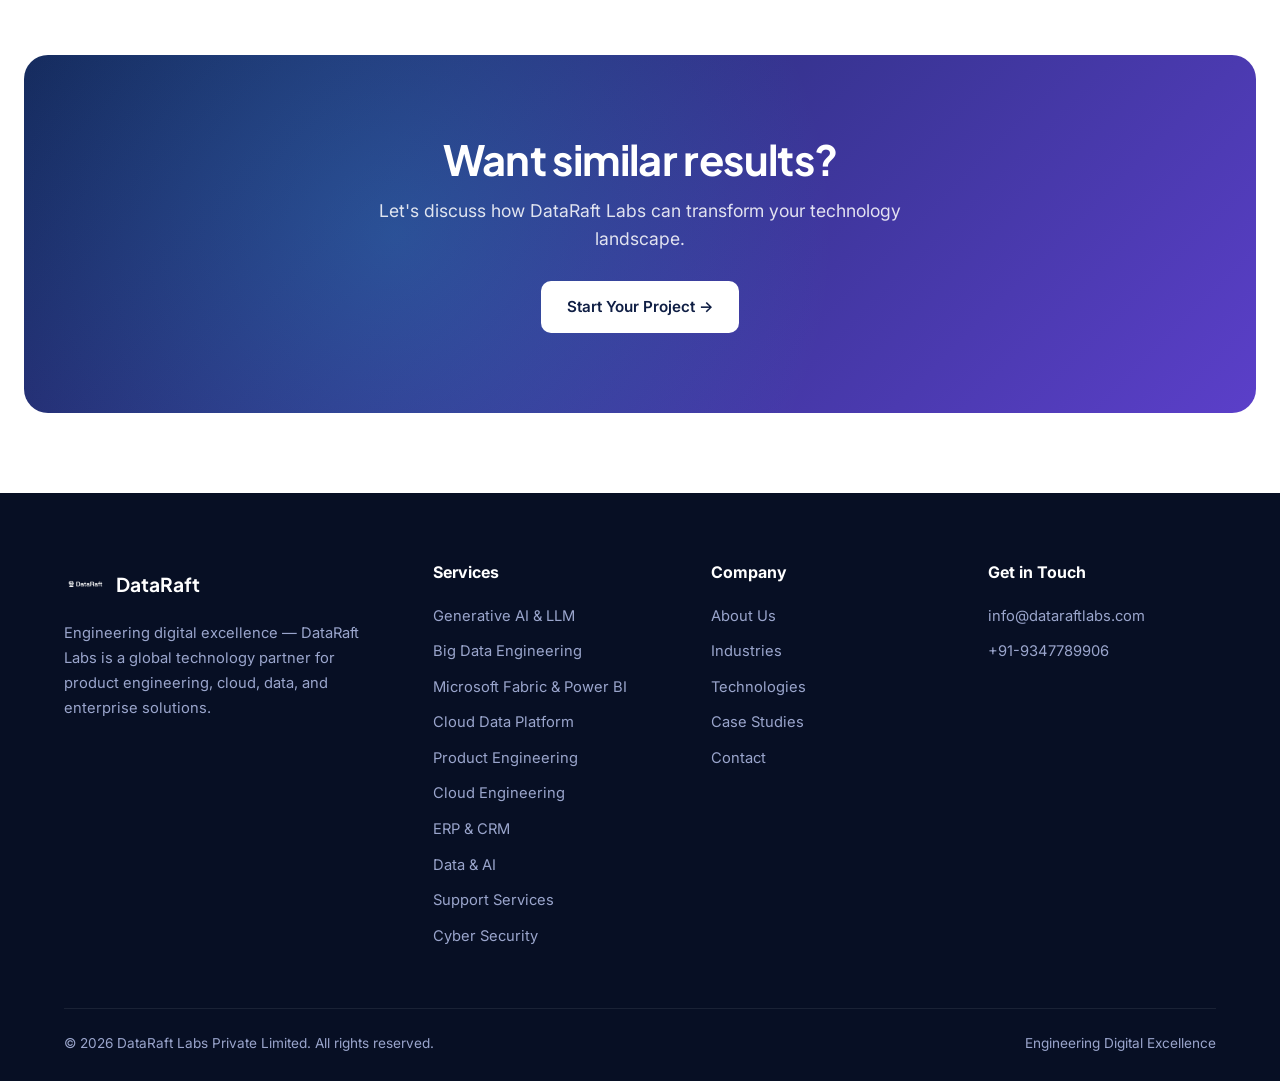
<file: case-studies.html>
<!DOCTYPE html>
<html lang="en">
<head>
<meta charset="UTF-8">
<meta name="viewport" content="width=device-width,initial-scale=1.0">
<title>Case Studies — DataRaft Labs</title>
<meta name="description" content="Real-world outcomes from DataRaft Labs across modernization, cloud migration, and SaaS product development.">
<link rel="icon" type="image/png" href="logo.png">
<link rel="preconnect" href="https://fonts.googleapis.com">
<link rel="preconnect" href="https://fonts.gstatic.com" crossorigin>
<link href="https://fonts.googleapis.com/css2?family=Inter:wght@400;500;600;700&family=Plus+Jakarta+Sans:wght@600;700;800&display=swap" rel="stylesheet">
<link rel="stylesheet" href="style.css">
</head>
<body>

<header class="site-header">
  <nav class="nav">
    <a href="index.html" class="brand"><img src="logo.png" alt="DataRaft logo"><span>DataRaft</span></a>
    <ul class="nav-links" id="navLinks">
      <li><a href="index.html">Home</a></li>
      <li><a href="about.html">About</a></li>
      <li><a href="services.html">Services</a></li>
      <li><a href="products.html">Products</a></li>
      <li><a href="industries.html">Industries</a></li>
      <li><a href="technologies.html">Technologies</a></li>
      <li><a href="case-studies.html">Case Studies</a></li>
      <li class="nav-cta"><a href="contact.html" class="btn btn-primary" style="padding:10px 20px;font-size:.9rem">Contact Us</a></li>
    </ul>
    <button class="nav-toggle" aria-label="Toggle menu">
      <svg viewBox="0 0 24 24" fill="none" stroke="currentColor" stroke-width="2"><path d="M3 6h18M3 12h18M3 18h18"/></svg>
    </button>
  </nav>
</header>

<section class="page-hero">
  <div class="container">
    <div class="breadcrumb"><a href="index.html">Home</a> <span>/</span> <span>Case Studies</span></div>
    <h1>Case Studies</h1>
    <p>Real engagements. Measurable outcomes. See how we deliver value for our clients.</p>
  </div>
</section>

<section class="section">
  <div class="container">
    <div class="case-grid">

      <div class="case-card reveal">
        <div class="case-img">EAM</div>
        <div class="case-body">
          <span class="engage-tag">Modernization</span>
          <h3>Enterprise Application Modernization</h3>
          <p>Migrated a legacy enterprise application to a cloud-native microservices architecture, dramatically improving performance and scalability.</p>
          <span class="case-metric">+60% Performance</span>
        </div>
      </div>

      <div class="case-card reveal">
        <div class="case-img">CLOUD</div>
        <div class="case-body">
          <span class="engage-tag">Cloud Migration</span>
          <h3>Enterprise Cloud Migration to AWS</h3>
          <p>Successfully migrated enterprise workloads to AWS, improving scalability and significantly reducing infrastructure cost.</p>
          <span class="case-metric">Reduced Infra Cost</span>
        </div>
      </div>

      <div class="case-card reveal">
        <div class="case-img">SaaS</div>
        <div class="case-body">
          <span class="engage-tag">Product Engineering</span>
          <h3>Scalable SaaS Platform</h3>
          <p>Built a scalable SaaS platform supporting thousands of concurrent users with high availability and modern UX.</p>
          <span class="case-metric">1000s of Users</span>
        </div>
      </div>

    </div>
  </div>
</section>

<section class="section section-soft">
  <div class="container">
    <div class="section-title reveal">
      <span class="eyebrow">Our Approach</span>
      <h2>How we deliver outcomes</h2>
    </div>
    <div class="why-grid">
      <div class="why-card reveal"><span class="why-num">01</span><h3>Discover</h3><p>Understand goals, constraints, and success metrics.</p></div>
      <div class="why-card reveal"><span class="why-num">02</span><h3>Design</h3><p>Architect modern, scalable solutions aligned to business outcomes.</p></div>
      <div class="why-card reveal"><span class="why-num">03</span><h3>Build</h3><p>Iterative, agile delivery with continuous quality and observability.</p></div>
      <div class="why-card reveal"><span class="why-num">04</span><h3>Operate</h3><p>Ongoing support, optimization, and evolution after launch.</p></div>
    </div>
  </div>
</section>

<section style="padding:60px 0 80px">
  <div class="cta-section reveal">
    <h2>Want similar results?</h2>
    <p>Let's discuss how DataRaft Labs can transform your technology landscape.</p>
    <a href="contact.html" class="btn btn-light">Start Your Project →</a>
  </div>
</section>

<footer class="footer">
  <div class="container">
    <div class="footer-grid">
      <div class="footer-brand">
        <div class="brand-block"><img src="logo_white.png" alt="DataRaft"><span>DataRaft</span></div>
        <p>Engineering digital excellence — DataRaft Labs is a global technology partner for product engineering, cloud, data, and enterprise solutions.</p>
      </div>
      <div><h4>Services</h4><ul>
        <li><a href="services.html">Generative AI &amp; LLM</a></li><li><a href="services.html">Big Data Engineering</a></li>
        <li><a href="services.html">Microsoft Fabric &amp; Power BI</a></li><li><a href="services.html">Cloud Data Platform</a></li>
        <li><a href="services.html">Product Engineering</a></li><li><a href="services.html">Cloud Engineering</a></li>
        <li><a href="services.html">ERP &amp; CRM</a></li><li><a href="services.html">Data &amp; AI</a></li><li><a href="services.html">Support Services</a></li><li><a href="services.html">Cyber Security</a></li>
      </ul></div>
      <div><h4>Company</h4><ul>
        <li><a href="about.html">About Us</a></li><li><a href="industries.html">Industries</a></li>
        <li><a href="technologies.html">Technologies</a></li><li><a href="case-studies.html">Case Studies</a></li><li><a href="contact.html">Contact</a></li>
      </ul></div>
      <div><h4>Get in Touch</h4><ul>
        <li><a href="mailto:info@dataraftlabs.com">info@dataraftlabs.com</a></li>
        <li><a href="tel:+919347789906">+91-9347789906</a></li>
      </ul></div>
    </div>
    <div class="footer-bottom">
      <div>© 2026 DataRaft Labs Private Limited. All rights reserved.</div>
      <div>Engineering Digital Excellence</div>
    </div>
  </div>
</footer>
<script src="script.js"></script>
</body>
</html>
</file>
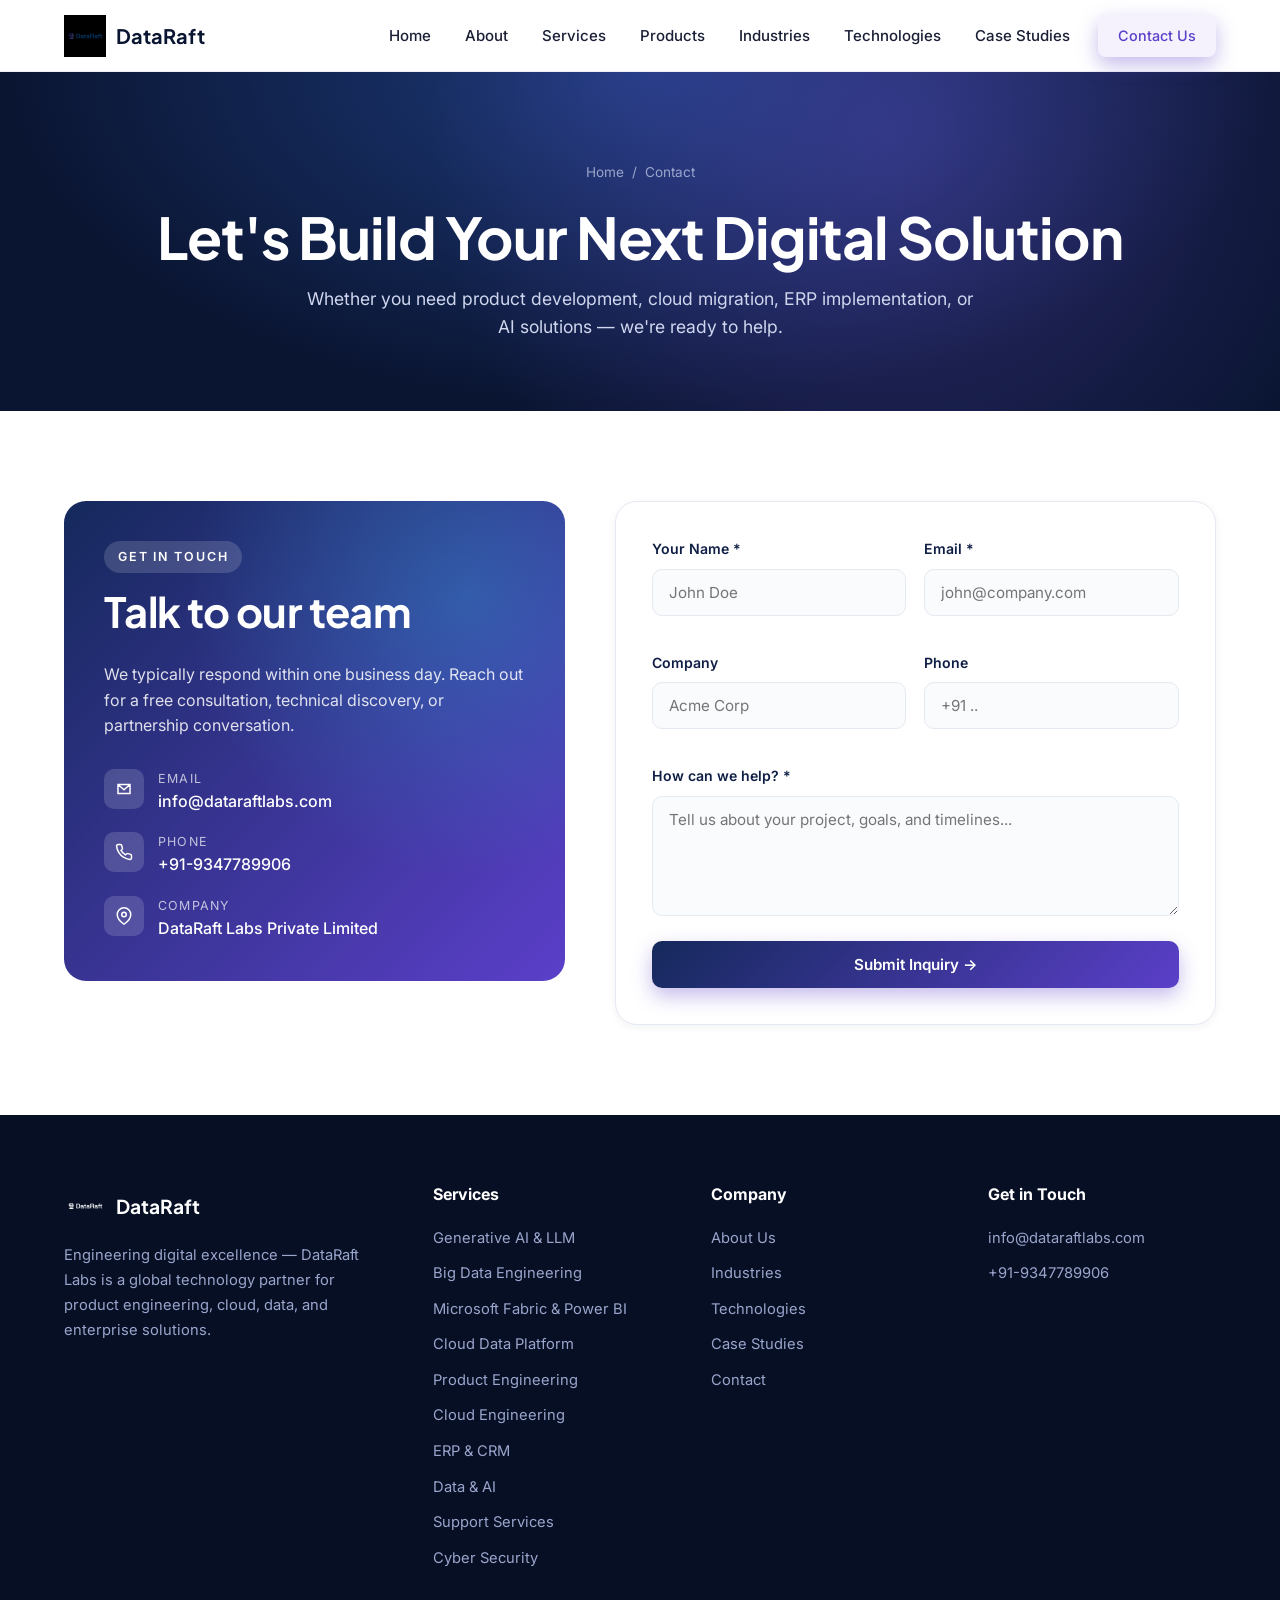
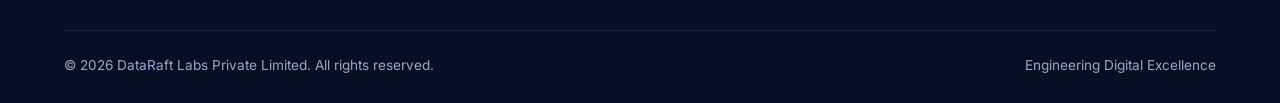
<file: contact.html>
<!DOCTYPE html>
<html lang="en">
<head>
<meta charset="UTF-8">
<meta name="viewport" content="width=device-width,initial-scale=1.0">
<title>Contact — DataRaft Labs</title>
<meta name="description" content="Get in touch with DataRaft Labs for product engineering, cloud, ERP, CRM, AI, and data solutions.">
<link rel="icon" type="image/png" href="logo.png">
<link rel="preconnect" href="https://fonts.googleapis.com">
<link rel="preconnect" href="https://fonts.gstatic.com" crossorigin>
<link href="https://fonts.googleapis.com/css2?family=Inter:wght@400;500;600;700&family=Plus+Jakarta+Sans:wght@600;700;800&display=swap" rel="stylesheet">
<link rel="stylesheet" href="style.css">
</head>
<body>

<header class="site-header">
  <nav class="nav">
    <a href="index.html" class="brand"><img src="logo.png" alt="DataRaft logo"><span>DataRaft</span></a>
    <ul class="nav-links" id="navLinks">
      <li><a href="index.html">Home</a></li>
      <li><a href="about.html">About</a></li>
      <li><a href="services.html">Services</a></li>
      <li><a href="products.html">Products</a></li>
      <li><a href="industries.html">Industries</a></li>
      <li><a href="technologies.html">Technologies</a></li>
      <li><a href="case-studies.html">Case Studies</a></li>
      <li class="nav-cta"><a href="contact.html" class="btn btn-primary" style="padding:10px 20px;font-size:.9rem">Contact Us</a></li>
    </ul>
    <button class="nav-toggle" aria-label="Toggle menu">
      <svg viewBox="0 0 24 24" fill="none" stroke="currentColor" stroke-width="2"><path d="M3 6h18M3 12h18M3 18h18"/></svg>
    </button>
  </nav>
</header>

<section class="page-hero">
  <div class="container">
    <div class="breadcrumb"><a href="index.html">Home</a> <span>/</span> <span>Contact</span></div>
    <h1>Let's Build Your Next Digital Solution</h1>
    <p>Whether you need product development, cloud migration, ERP implementation, or AI solutions — we're ready to help.</p>
  </div>
</section>

<section class="section">
  <div class="container">
    <div class="contact-grid">

      <div class="contact-info-card reveal">
        <span class="eyebrow" style="background:rgba(255,255,255,.15);color:#fff">Get in Touch</span>
        <h2>Talk to our team</h2>
        <p>We typically respond within one business day. Reach out for a free consultation, technical discovery, or partnership conversation.</p>
        <ul class="contact-info-list">
          <li>
            <div class="ic"><svg width="18" height="18" fill="none" stroke="currentColor" stroke-width="2" viewBox="0 0 24 24"><path d="M4 6h16v12H4zM4 6l8 7 8-7"/></svg></div>
            <div><div class="lbl">Email</div><div class="val"><a href="mailto:info@dataraftlabs.com" style="color:#fff">info@dataraftlabs.com</a></div></div>
          </li>
          <li>
            <div class="ic"><svg width="18" height="18" fill="none" stroke="currentColor" stroke-width="2" viewBox="0 0 24 24"><path d="M22 16.92v3a2 2 0 0 1-2.18 2 19.86 19.86 0 0 1-8.63-3.07 19.5 19.5 0 0 1-6-6A19.86 19.86 0 0 1 2.12 4.18 2 2 0 0 1 4.11 2h3a2 2 0 0 1 2 1.72c.13.96.36 1.9.7 2.81a2 2 0 0 1-.45 2.11L8 9.91a16 16 0 0 0 6 6l1.27-1.27a2 2 0 0 1 2.11-.45c.91.34 1.85.57 2.81.7A2 2 0 0 1 22 16.92z"/></svg></div>
            <div><div class="lbl">Phone</div><div class="val"><a href="tel:+919347789906" style="color:#fff">+91-9347789906</a></div></div>
          </li>
          <li>
            <div class="ic"><svg width="18" height="18" fill="none" stroke="currentColor" stroke-width="2" viewBox="0 0 24 24"><path d="M21 10c0 7-9 13-9 13S3 17 3 10a9 9 0 0 1 18 0z"/><circle cx="12" cy="10" r="3"/></svg></div>
            <div><div class="lbl">Company</div><div class="val">DataRaft Labs Private Limited</div></div>
          </li>
        </ul>
      </div>

      <div class="contact-form reveal">
        <div class="form-success">✓ Thank you! Your message has been received. We'll get back to you within one business day.</div>
        <form id="contactForm" novalidate>
          <div class="form-row">
            <div class="form-group">
              <label for="name">Your Name *</label>
              <input type="text" id="name" name="name" required placeholder="John Doe">
            </div>
            <div class="form-group">
              <label for="email">Email *</label>
              <input type="email" id="email" name="email" required placeholder="john@company.com">
            </div>
          </div>
          <div class="form-row">
            <div class="form-group">
              <label for="company">Company</label>
              <input type="text" id="company" name="company" placeholder="Acme Corp">
            </div>
            <div class="form-group">
              <label for="phone">Phone</label>
              <input type="tel" id="phone" name="phone" placeholder="+91 ..">
            </div>
          </div>
          <div class="form-group">
            <label for="message">How can we help? *</label>
            <textarea id="message" name="message" required placeholder="Tell us about your project, goals, and timelines..."></textarea>
          </div>
          <button type="submit" class="btn btn-primary" style="width:100%;justify-content:center">Submit Inquiry →</button>
        </form>
      </div>

    </div>
  </div>
</section>

<footer class="footer">
  <div class="container">
    <div class="footer-grid">
      <div class="footer-brand">
        <div class="brand-block"><img src="logo_white.png" alt="DataRaft"><span>DataRaft</span></div>
        <p>Engineering digital excellence — DataRaft Labs is a global technology partner for product engineering, cloud, data, and enterprise solutions.</p>
      </div>
      <div><h4>Services</h4><ul>
        <li><a href="services.html">Generative AI &amp; LLM</a></li><li><a href="services.html">Big Data Engineering</a></li>
        <li><a href="services.html">Microsoft Fabric &amp; Power BI</a></li><li><a href="services.html">Cloud Data Platform</a></li>
        <li><a href="services.html">Product Engineering</a></li><li><a href="services.html">Cloud Engineering</a></li>
        <li><a href="services.html">ERP &amp; CRM</a></li><li><a href="services.html">Data &amp; AI</a></li><li><a href="services.html">Support Services</a></li><li><a href="services.html">Cyber Security</a></li>
      </ul></div>
      <div><h4>Company</h4><ul>
        <li><a href="about.html">About Us</a></li><li><a href="industries.html">Industries</a></li>
        <li><a href="technologies.html">Technologies</a></li><li><a href="case-studies.html">Case Studies</a></li><li><a href="contact.html">Contact</a></li>
      </ul></div>
      <div><h4>Get in Touch</h4><ul>
        <li><a href="mailto:info@dataraftlabs.com">info@dataraftlabs.com</a></li>
        <li><a href="tel:+919347789906">+91-9347789906</a></li>
      </ul></div>
    </div>
    <div class="footer-bottom">
      <div>© 2026 DataRaft Labs Private Limited. All rights reserved.</div>
      <div>Engineering Digital Excellence</div>
    </div>
  </div>
</footer>
<script src="script.js"></script>
</body>
</html>
</file>
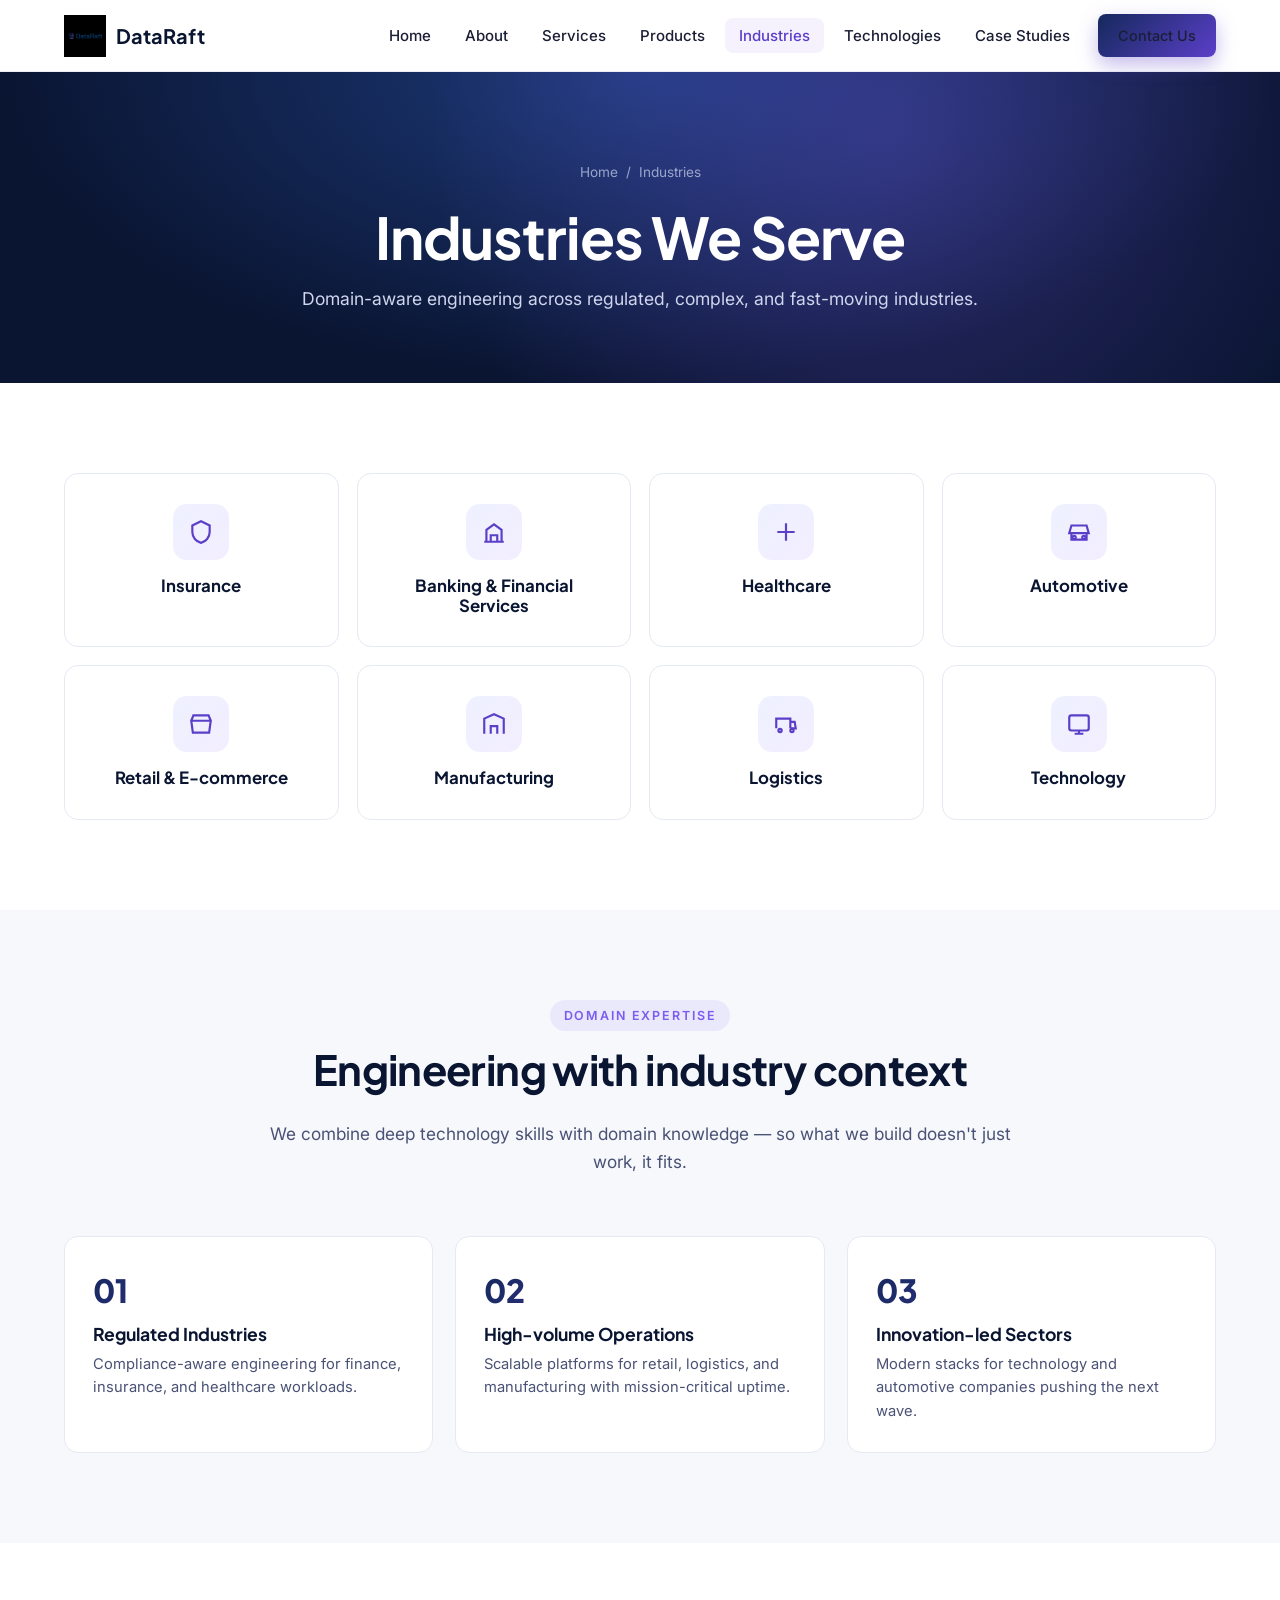
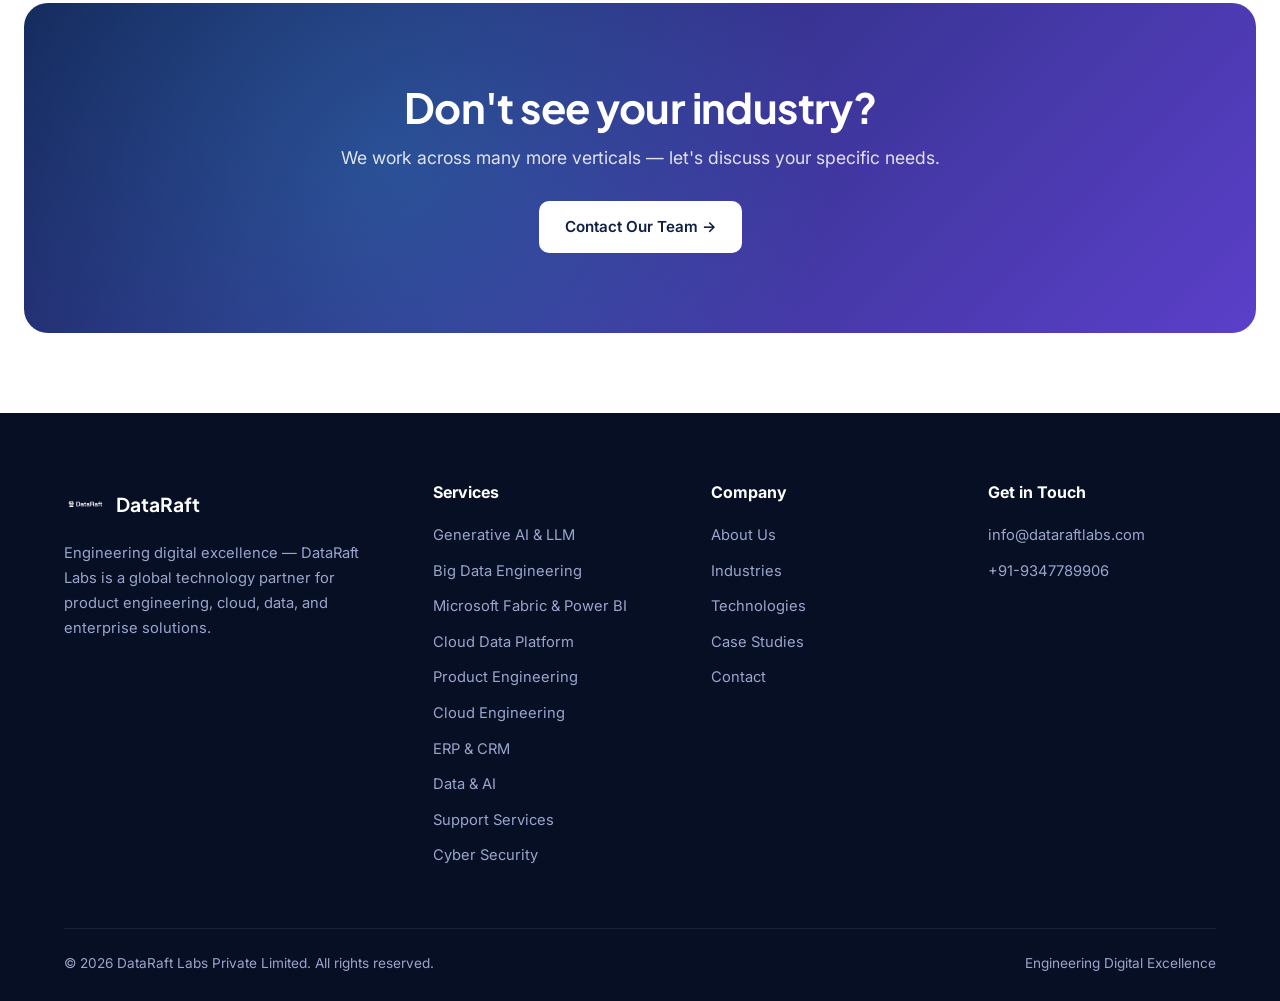
<file: industries.html>
<!DOCTYPE html>
<html lang="en">
<head>
<meta charset="UTF-8">
<meta name="viewport" content="width=device-width,initial-scale=1.0">
<title>Industries — DataRaft Labs</title>
<meta name="description" content="DataRaft Labs serves industries including insurance, banking, healthcare, automotive, retail, manufacturing, logistics, and technology.">
<link rel="icon" type="image/png" href="logo.png">
<link rel="preconnect" href="https://fonts.googleapis.com">
<link rel="preconnect" href="https://fonts.gstatic.com" crossorigin>
<link href="https://fonts.googleapis.com/css2?family=Inter:wght@400;500;600;700&family=Plus+Jakarta+Sans:wght@600;700;800&display=swap" rel="stylesheet">
<link rel="stylesheet" href="style.css">
</head>
<body>

<header class="site-header">
  <nav class="nav">
    <a href="index.html" class="brand"><img src="logo.png" alt="DataRaft logo"><span>DataRaft</span></a>
    <ul class="nav-links" id="navLinks">
      <li><a href="index.html">Home</a></li>
      <li><a href="about.html">About</a></li>
      <li><a href="services.html">Services</a></li>
      <li><a href="products.html">Products</a></li>
      <li><a href="industries.html">Industries</a></li>
      <li><a href="technologies.html">Technologies</a></li>
      <li><a href="case-studies.html">Case Studies</a></li>
      <li class="nav-cta"><a href="contact.html" class="btn btn-primary" style="padding:10px 20px;font-size:.9rem">Contact Us</a></li>
    </ul>
    <button class="nav-toggle" aria-label="Toggle menu">
      <svg viewBox="0 0 24 24" fill="none" stroke="currentColor" stroke-width="2"><path d="M3 6h18M3 12h18M3 18h18"/></svg>
    </button>
  </nav>
</header>

<section class="page-hero">
  <div class="container">
    <div class="breadcrumb"><a href="index.html">Home</a> <span>/</span> <span>Industries</span></div>
    <h1>Industries We Serve</h1>
    <p>Domain-aware engineering across regulated, complex, and fast-moving industries.</p>
  </div>
</section>

<section class="section">
  <div class="container">
    <div class="industries-grid">
      <div class="industry-card reveal"><div class="industry-icon">
        <svg width="26" height="26" fill="none" stroke="currentColor" stroke-width="2" viewBox="0 0 24 24"><path d="M12 2 4 6v6c0 5 3.5 9 8 10 4.5-1 8-5 8-10V6l-8-4z"/></svg>
      </div><h3>Insurance</h3></div>

      <div class="industry-card reveal"><div class="industry-icon">
        <svg width="26" height="26" fill="none" stroke="currentColor" stroke-width="2" viewBox="0 0 24 24"><path d="M3 21h18M5 21V10l7-5 7 5v11M9 21v-6h6v6"/></svg>
      </div><h3>Banking &amp; Financial Services</h3></div>

      <div class="industry-card reveal"><div class="industry-icon">
        <svg width="26" height="26" fill="none" stroke="currentColor" stroke-width="2" viewBox="0 0 24 24"><path d="M12 4v16M4 12h16"/></svg>
      </div><h3>Healthcare</h3></div>

      <div class="industry-card reveal"><div class="industry-icon">
        <svg width="26" height="26" fill="none" stroke="currentColor" stroke-width="2" viewBox="0 0 24 24"><path d="M3 13h18l-2-7H5l-2 7zM5 13v6h14v-6"/><circle cx="7.5" cy="17" r="1.5"/><circle cx="16.5" cy="17" r="1.5"/></svg>
      </div><h3>Automotive</h3></div>

      <div class="industry-card reveal"><div class="industry-icon">
        <svg width="26" height="26" fill="none" stroke="currentColor" stroke-width="2" viewBox="0 0 24 24"><path d="M3 9h18l-1.5 11h-15zM3 9l2-5h14l2 5"/></svg>
      </div><h3>Retail &amp; E-commerce</h3></div>

      <div class="industry-card reveal"><div class="industry-icon">
        <svg width="26" height="26" fill="none" stroke="currentColor" stroke-width="2" viewBox="0 0 24 24"><path d="M3 21V7l9-4 9 4v14M9 21v-7h6v7"/></svg>
      </div><h3>Manufacturing</h3></div>

      <div class="industry-card reveal"><div class="industry-icon">
        <svg width="26" height="26" fill="none" stroke="currentColor" stroke-width="2" viewBox="0 0 24 24"><path d="M3 16V7h13v9M16 10h4l1 6h-5"/><circle cx="6.5" cy="18" r="1.5"/><circle cx="17.5" cy="18" r="1.5"/></svg>
      </div><h3>Logistics</h3></div>

      <div class="industry-card reveal"><div class="industry-icon">
        <svg width="26" height="26" fill="none" stroke="currentColor" stroke-width="2" viewBox="0 0 24 24"><rect x="3" y="4" width="18" height="14" rx="2"/><path d="M8 21h8M12 18v3"/></svg>
      </div><h3>Technology</h3></div>
    </div>
  </div>
</section>

<section class="section section-soft">
  <div class="container">
    <div class="section-title reveal">
      <span class="eyebrow">Domain Expertise</span>
      <h2>Engineering with industry context</h2>
      <p>We combine deep technology skills with domain knowledge — so what we build doesn't just work, it fits.</p>
    </div>
    <div class="why-grid">
      <div class="why-card reveal"><span class="why-num">01</span><h3>Regulated Industries</h3><p>Compliance-aware engineering for finance, insurance, and healthcare workloads.</p></div>
      <div class="why-card reveal"><span class="why-num">02</span><h3>High-volume Operations</h3><p>Scalable platforms for retail, logistics, and manufacturing with mission-critical uptime.</p></div>
      <div class="why-card reveal"><span class="why-num">03</span><h3>Innovation-led Sectors</h3><p>Modern stacks for technology and automotive companies pushing the next wave.</p></div>
    </div>
  </div>
</section>

<section style="padding:60px 0 80px">
  <div class="cta-section reveal">
    <h2>Don't see your industry?</h2>
    <p>We work across many more verticals — let's discuss your specific needs.</p>
    <a href="contact.html" class="btn btn-light">Contact Our Team →</a>
  </div>
</section>

<footer class="footer">
  <div class="container">
    <div class="footer-grid">
      <div class="footer-brand">
        <div class="brand-block"><img src="logo_white.png" alt="DataRaft"><span>DataRaft</span></div>
        <p>Engineering digital excellence — DataRaft Labs is a global technology partner for product engineering, cloud, data, and enterprise solutions.</p>
      </div>
      <div><h4>Services</h4><ul>
        <li><a href="services.html">Generative AI &amp; LLM</a></li><li><a href="services.html">Big Data Engineering</a></li>
        <li><a href="services.html">Microsoft Fabric &amp; Power BI</a></li><li><a href="services.html">Cloud Data Platform</a></li>
        <li><a href="services.html">Product Engineering</a></li><li><a href="services.html">Cloud Engineering</a></li>
        <li><a href="services.html">ERP &amp; CRM</a></li><li><a href="services.html">Data &amp; AI</a></li><li><a href="services.html">Support Services</a></li><li><a href="services.html">Cyber Security</a></li>
      </ul></div>
      <div><h4>Company</h4><ul>
        <li><a href="about.html">About Us</a></li><li><a href="industries.html">Industries</a></li>
        <li><a href="technologies.html">Technologies</a></li><li><a href="case-studies.html">Case Studies</a></li><li><a href="contact.html">Contact</a></li>
      </ul></div>
      <div><h4>Get in Touch</h4><ul>
        <li><a href="mailto:info@dataraftlabs.com">info@dataraftlabs.com</a></li>
        <li><a href="tel:+919347789906">+91-9347789906</a></li>
      </ul></div>
    </div>
    <div class="footer-bottom">
      <div>© 2026 DataRaft Labs Private Limited. All rights reserved.</div>
      <div>Engineering Digital Excellence</div>
    </div>
  </div>
</footer>
<script src="script.js"></script>
</body>
</html>
</file>
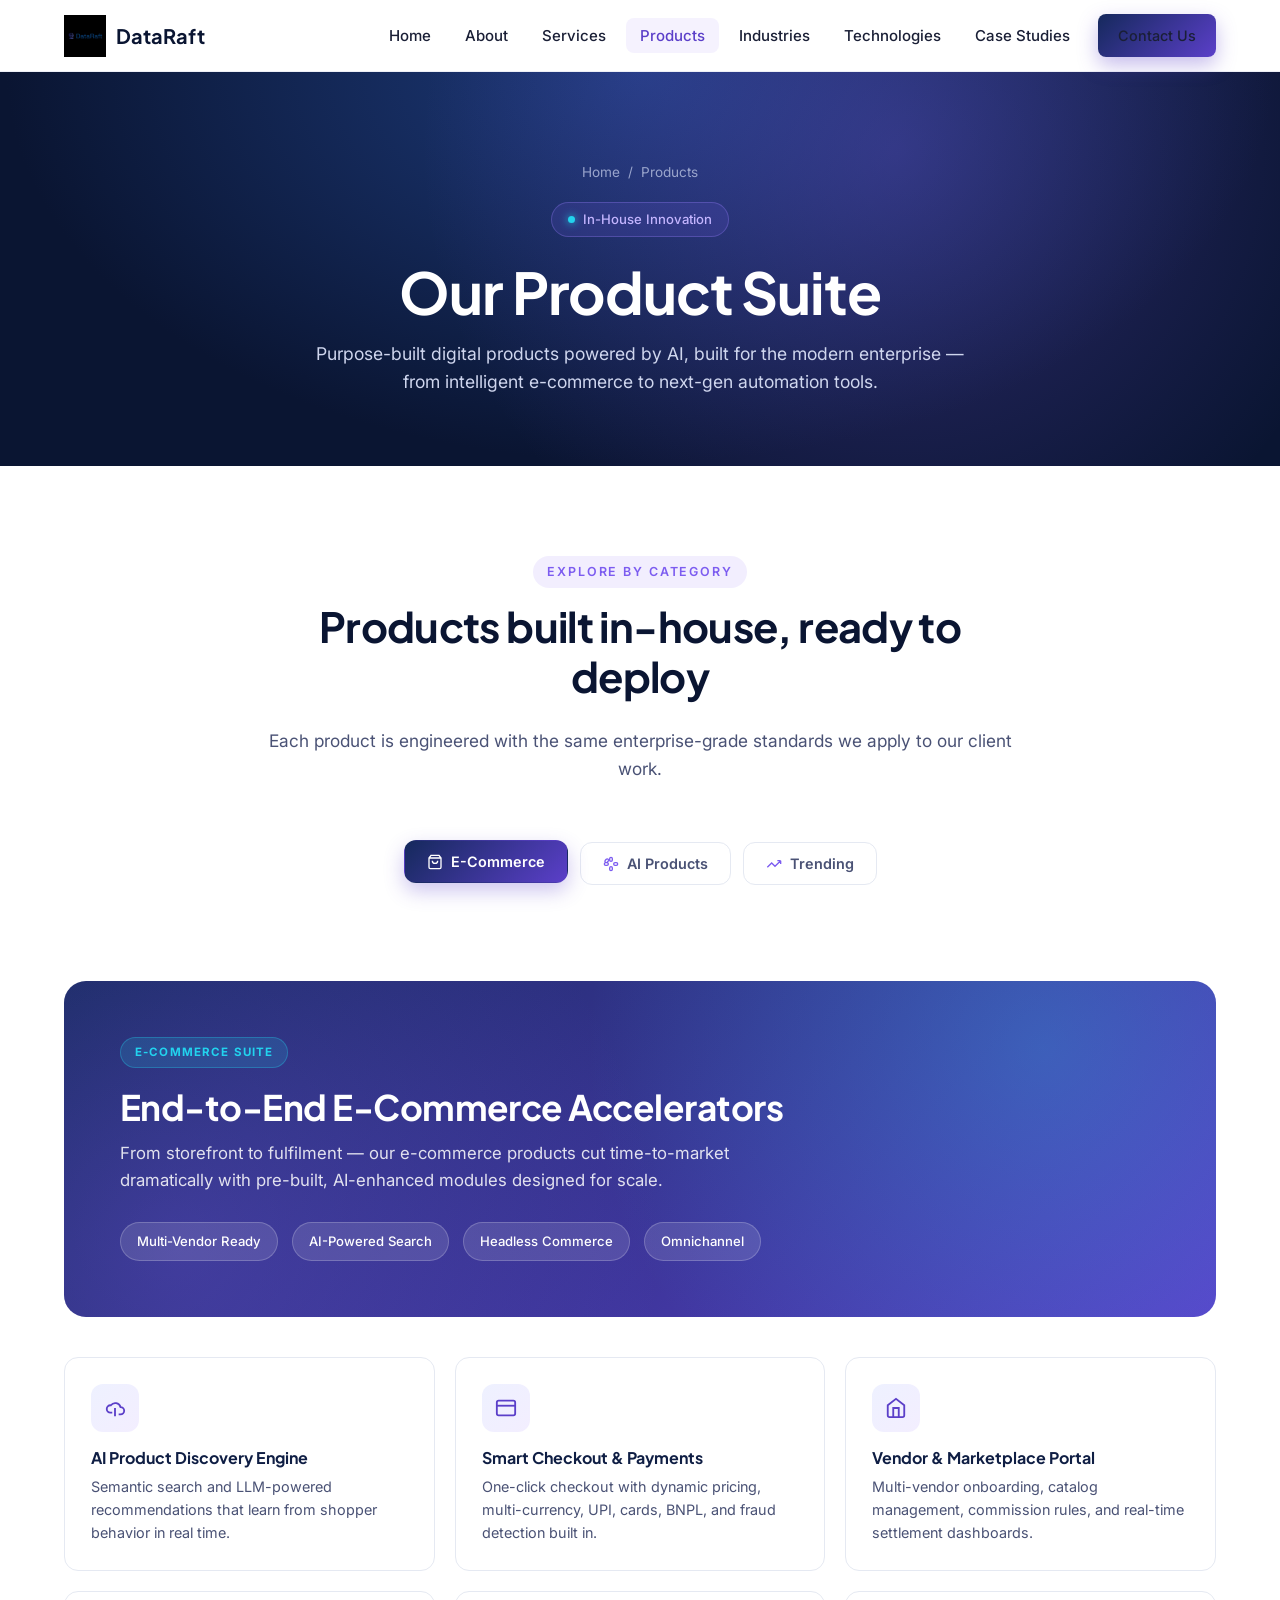
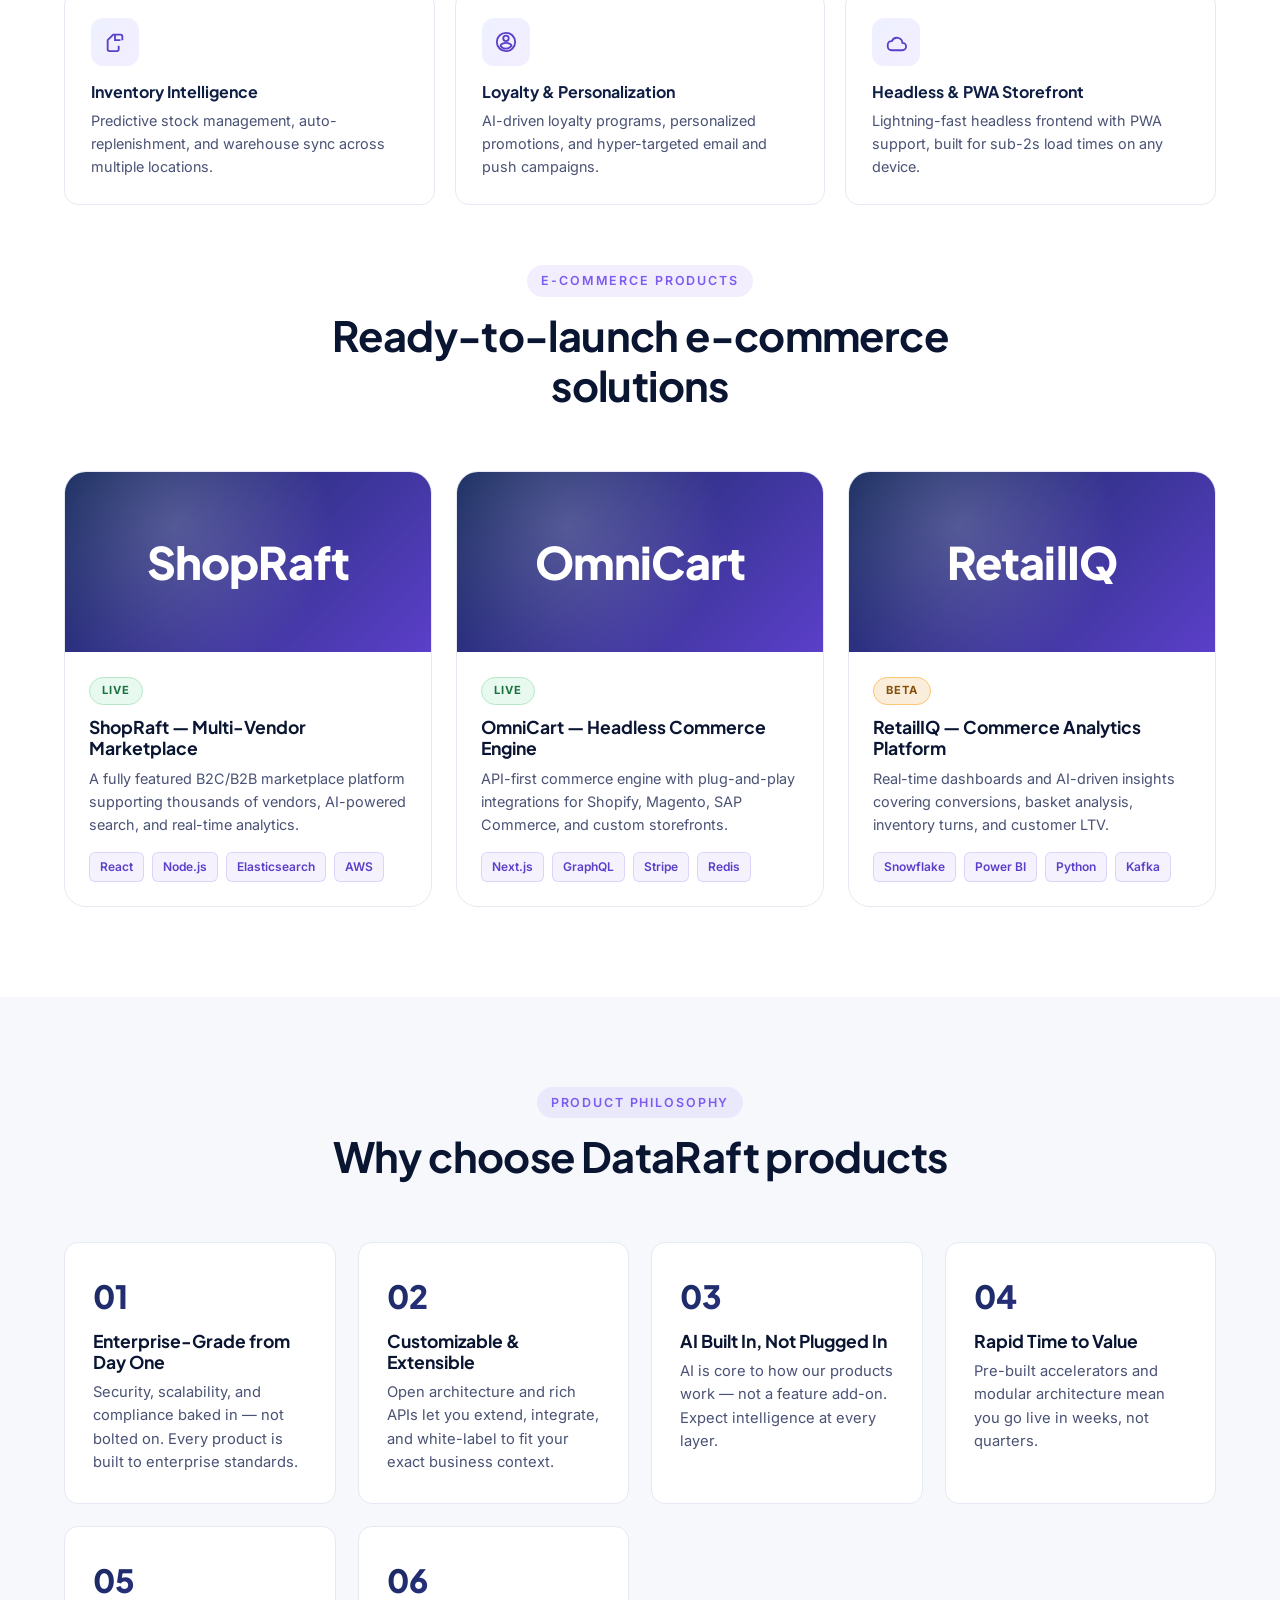
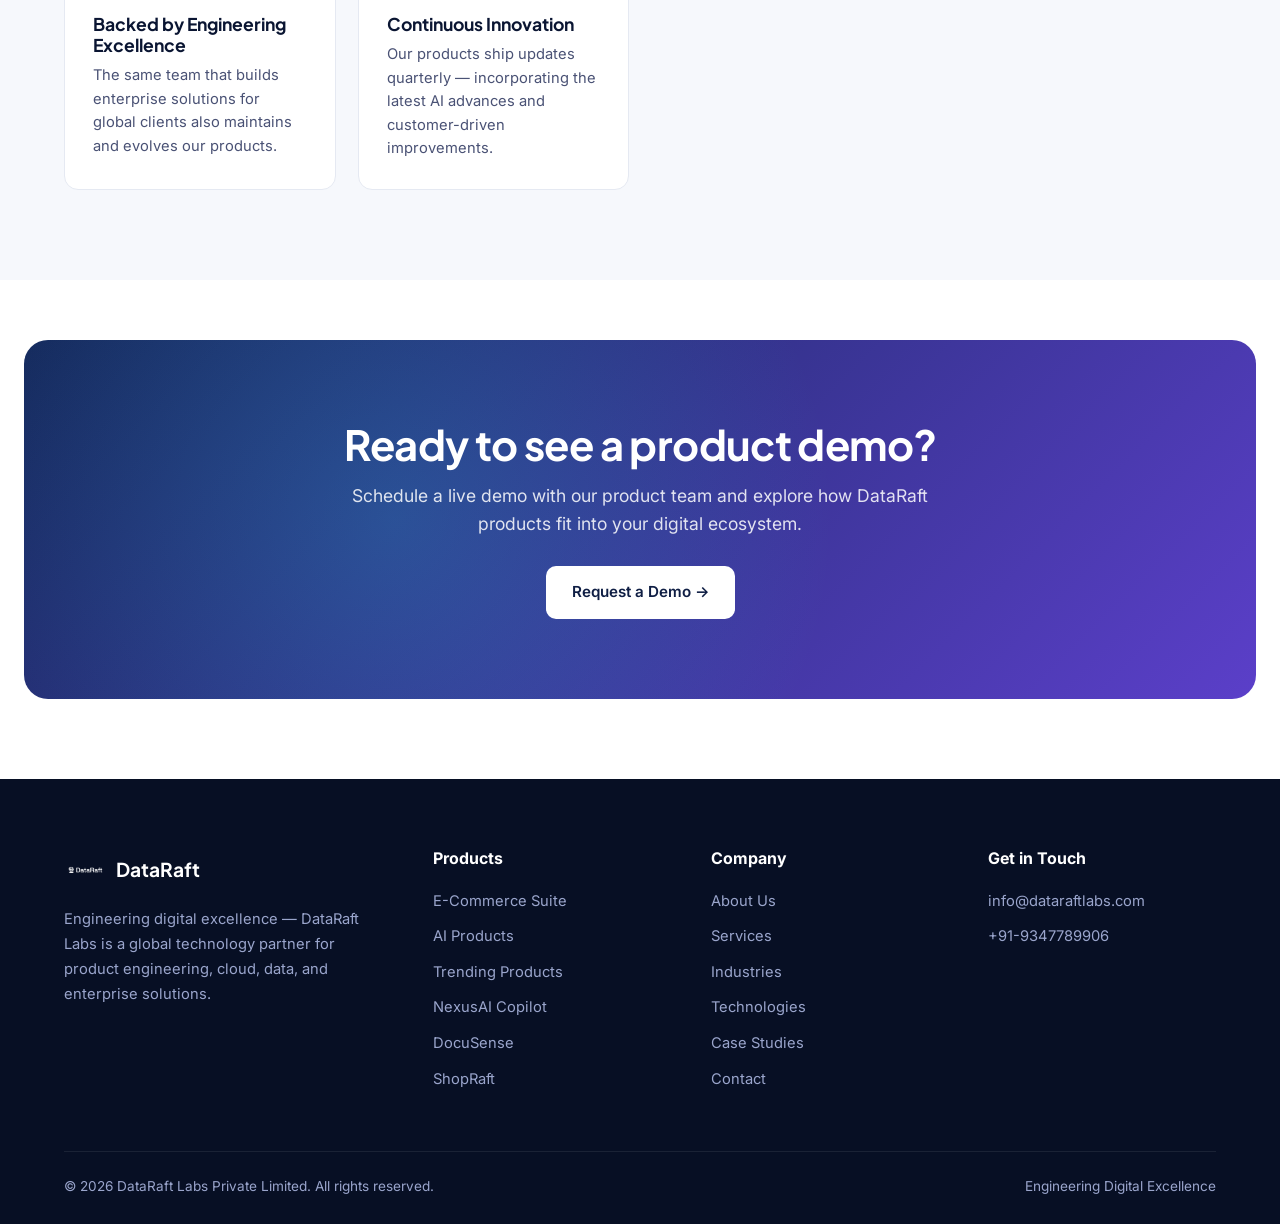
<file: products.html>
<!DOCTYPE html>
<html lang="en">
<head>
<meta charset="UTF-8">
<meta name="viewport" content="width=device-width,initial-scale=1.0">
<title>Products — DataRaft Labs</title>
<meta name="description" content="DataRaft Labs in-house products: AI-powered tools, e-commerce accelerators, and next-generation digital products built for modern enterprises.">
<link rel="icon" type="image/png" href="logo.png">
<link rel="preconnect" href="https://fonts.googleapis.com">
<link rel="preconnect" href="https://fonts.gstatic.com" crossorigin>
<link href="https://fonts.googleapis.com/css2?family=Inter:wght@400;500;600;700&family=Plus+Jakarta+Sans:wght@600;700;800&display=swap" rel="stylesheet">
<link rel="stylesheet" href="style.css">
</head>
<body>

<header class="site-header">
  <nav class="nav">
    <a href="index.html" class="brand"><img src="logo.png" alt="DataRaft logo"><span>DataRaft</span></a>
    <ul class="nav-links" id="navLinks">
      <li><a href="index.html">Home</a></li>
      <li><a href="about.html">About</a></li>
      <li><a href="services.html">Services</a></li>
      <li><a href="products.html">Products</a></li>
      <li><a href="industries.html">Industries</a></li>
      <li><a href="technologies.html">Technologies</a></li>
      <li><a href="case-studies.html">Case Studies</a></li>
      <li class="nav-cta"><a href="contact.html" class="btn btn-primary" style="padding:10px 20px;font-size:.9rem">Contact Us</a></li>
    </ul>
    <button class="nav-toggle" aria-label="Toggle menu">
      <svg viewBox="0 0 24 24" fill="none" stroke="currentColor" stroke-width="2"><path d="M3 6h18M3 12h18M3 18h18"/></svg>
    </button>
  </nav>
</header>

<!-- PAGE HERO -->
<section class="page-hero">
  <div class="container">
    <div class="breadcrumb"><a href="index.html">Home</a> <span>/</span> <span>Products</span></div>
    <div class="products-hero-badge"><span class="dot"></span> In-House Innovation</div>
    <h1>Our Product Suite</h1>
    <p>Purpose-built digital products powered by AI, built for the modern enterprise — from intelligent e-commerce to next-gen automation tools.</p>
  </div>
</section>

<!-- PRODUCT CATEGORY NAV -->
<section class="section" style="padding-bottom:0">
  <div class="container">
    <div class="section-title reveal">
      <span class="eyebrow">Explore by Category</span>
      <h2>Products built in-house, ready to deploy</h2>
      <p>Each product is engineered with the same enterprise-grade standards we apply to our client work.</p>
    </div>
    <div class="products-nav reveal" id="productsNav">
      <button class="products-nav-btn active" data-cat="ecommerce">
        <svg width="16" height="16" fill="none" stroke="currentColor" stroke-width="2" viewBox="0 0 24 24"><path d="M6 2 3 6v14a2 2 0 0 0 2 2h14a2 2 0 0 0 2-2V6l-3-4zM3 6h18M16 10a4 4 0 0 1-8 0"/></svg>
        E-Commerce
      </button>
      <button class="products-nav-btn" data-cat="ai">
        <svg width="16" height="16" fill="none" stroke="currentColor" stroke-width="2" viewBox="0 0 24 24"><path d="M12 2a2 2 0 0 1 2 2v2a2 2 0 0 1-4 0V4a2 2 0 0 1 2-2zM12 16a2 2 0 0 1 2 2v2a2 2 0 0 1-4 0v-2a2 2 0 0 1 2-2zM4.93 4.93a2 2 0 0 1 2.83 2.83L6.34 9.17a2 2 0 0 1-2.83-2.83zM2 12a2 2 0 0 1 2-2h2a2 2 0 0 1 0 4H4a2 2 0 0 1-2-2zM16 12a2 2 0 0 1 2-2h2a2 2 0 0 1 0 4h-2a2 2 0 0 1-2-2z"/></svg>
        AI Products
      </button>
      <button class="products-nav-btn" data-cat="trending">
        <svg width="16" height="16" fill="none" stroke="currentColor" stroke-width="2" viewBox="0 0 24 24"><path d="M22 7l-8.5 8.5-5-5L2 17M22 7h-5M22 7v5"/></svg>
        Trending
      </button>
    </div>
  </div>
</section>

<!-- PRODUCT CATEGORIES -->
<section class="section" style="padding-top:40px">
  <div class="container">

    <!-- E-COMMERCE PRODUCTS -->
    <div class="product-category active" id="cat-ecommerce">

      <div class="product-hero-card reveal">
        <div class="product-tag">E-Commerce Suite</div>
        <h2>End-to-End E-Commerce Accelerators</h2>
        <p>From storefront to fulfilment — our e-commerce products cut time-to-market dramatically with pre-built, AI-enhanced modules designed for scale.</p>
        <div class="product-hero-meta">
          <span class="product-meta-chip">Multi-Vendor Ready</span>
          <span class="product-meta-chip">AI-Powered Search</span>
          <span class="product-meta-chip">Headless Commerce</span>
          <span class="product-meta-chip">Omnichannel</span>
        </div>
      </div>

      <div class="product-features-grid reveal">
        <div class="product-feature-card">
          <div class="product-feature-icon">
            <svg width="22" height="22" fill="none" stroke="currentColor" stroke-width="2" viewBox="0 0 24 24"><path d="M9 17H7a4 4 0 0 1 0-8h.5A6 6 0 0 1 18 11a4 4 0 0 1 0 8h-2M12 12v9"/></svg>
          </div>
          <h4>AI Product Discovery Engine</h4>
          <p>Semantic search and LLM-powered recommendations that learn from shopper behavior in real time.</p>
        </div>
        <div class="product-feature-card">
          <div class="product-feature-icon">
            <svg width="22" height="22" fill="none" stroke="currentColor" stroke-width="2" viewBox="0 0 24 24"><rect x="2" y="4" width="20" height="16" rx="2"/><path d="M7 15h0M2 9.5h20"/></svg>
          </div>
          <h4>Smart Checkout & Payments</h4>
          <p>One-click checkout with dynamic pricing, multi-currency, UPI, cards, BNPL, and fraud detection built in.</p>
        </div>
        <div class="product-feature-card">
          <div class="product-feature-icon">
            <svg width="22" height="22" fill="none" stroke="currentColor" stroke-width="2" viewBox="0 0 24 24"><path d="M3 9l9-7 9 7v11a2 2 0 0 1-2 2H5a2 2 0 0 1-2-2z"/><polyline points="9 22 9 12 15 12 15 22"/></svg>
          </div>
          <h4>Vendor & Marketplace Portal</h4>
          <p>Multi-vendor onboarding, catalog management, commission rules, and real-time settlement dashboards.</p>
        </div>
        <div class="product-feature-card">
          <div class="product-feature-icon">
            <svg width="22" height="22" fill="none" stroke="currentColor" stroke-width="2" viewBox="0 0 24 24"><path d="M16 16v4a2 2 0 0 1-2 2H6a2 2 0 0 1-2-2V10l6-6h8a2 2 0 0 1 2 2v4M12 4v6h6"/></svg>
          </div>
          <h4>Inventory Intelligence</h4>
          <p>Predictive stock management, auto-replenishment, and warehouse sync across multiple locations.</p>
        </div>
        <div class="product-feature-card">
          <div class="product-feature-icon">
            <svg width="22" height="22" fill="none" stroke="currentColor" stroke-width="2" viewBox="0 0 24 24"><path d="M12 2C6.48 2 2 6.48 2 12s4.48 10 10 10 10-4.48 10-10S17.52 2 12 2zm0 3c1.66 0 3 1.34 3 3s-1.34 3-3 3-3-1.34-3-3 1.34-3 3-3zm0 14.2c-2.5 0-4.71-1.28-6-3.22.03-1.99 4-3.08 6-3.08 1.99 0 5.97 1.09 6 3.08-1.29 1.94-3.5 3.22-6 3.22z"/></svg>
          </div>
          <h4>Loyalty & Personalization</h4>
          <p>AI-driven loyalty programs, personalized promotions, and hyper-targeted email and push campaigns.</p>
        </div>
        <div class="product-feature-card">
          <div class="product-feature-icon">
            <svg width="22" height="22" fill="none" stroke="currentColor" stroke-width="2" viewBox="0 0 24 24"><path d="M3 15a4 4 0 0 1 4-4h.5a6 6 0 0 1 11.5 2 4 4 0 0 1 0 8H7a4 4 0 0 1-4-4z"/></svg>
          </div>
          <h4>Headless & PWA Storefront</h4>
          <p>Lightning-fast headless frontend with PWA support, built for sub-2s load times on any device.</p>
        </div>
      </div>

      <div class="section-title reveal" style="margin-top:60px">
        <span class="eyebrow">E-Commerce Products</span>
        <h2>Ready-to-launch e-commerce solutions</h2>
      </div>
      <div class="product-showcase-grid reveal">
        <div class="product-showcase-card">
          <div class="product-showcase-img"><span>ShopRaft</span></div>
          <div class="product-showcase-body">
            <span class="status-badge status-live">Live</span>
            <h3>ShopRaft — Multi-Vendor Marketplace</h3>
            <p>A fully featured B2C/B2B marketplace platform supporting thousands of vendors, AI-powered search, and real-time analytics.</p>
            <div class="product-tech-tags">
              <span class="product-tech-tag">React</span>
              <span class="product-tech-tag">Node.js</span>
              <span class="product-tech-tag">Elasticsearch</span>
              <span class="product-tech-tag">AWS</span>
            </div>
          </div>
        </div>
        <div class="product-showcase-card">
          <div class="product-showcase-img"><span>OmniCart</span></div>
          <div class="product-showcase-body">
            <span class="status-badge status-live">Live</span>
            <h3>OmniCart — Headless Commerce Engine</h3>
            <p>API-first commerce engine with plug-and-play integrations for Shopify, Magento, SAP Commerce, and custom storefronts.</p>
            <div class="product-tech-tags">
              <span class="product-tech-tag">Next.js</span>
              <span class="product-tech-tag">GraphQL</span>
              <span class="product-tech-tag">Stripe</span>
              <span class="product-tech-tag">Redis</span>
            </div>
          </div>
        </div>
        <div class="product-showcase-card">
          <div class="product-showcase-img"><span>RetailIQ</span></div>
          <div class="product-showcase-body">
            <span class="status-badge status-beta">Beta</span>
            <h3>RetailIQ — Commerce Analytics Platform</h3>
            <p>Real-time dashboards and AI-driven insights covering conversions, basket analysis, inventory turns, and customer LTV.</p>
            <div class="product-tech-tags">
              <span class="product-tech-tag">Snowflake</span>
              <span class="product-tech-tag">Power BI</span>
              <span class="product-tech-tag">Python</span>
              <span class="product-tech-tag">Kafka</span>
            </div>
          </div>
        </div>
      </div>
    </div>

    <!-- AI PRODUCTS -->
    <div class="product-category" id="cat-ai">

      <div class="product-hero-card reveal">
        <div class="product-tag">AI Product Suite</div>
        <h2>Enterprise AI Products Built for Real Work</h2>
        <p>Our AI products go beyond demos — they are production-grade, enterprise-ready tools that integrate with your existing systems and deliver measurable business outcomes.</p>
        <div class="product-hero-meta">
          <span class="product-meta-chip">LLM-Powered</span>
          <span class="product-meta-chip">RAG Architecture</span>
          <span class="product-meta-chip">On-Prem & Cloud</span>
          <span class="product-meta-chip">GDPR Ready</span>
        </div>
      </div>

      <div class="product-features-grid reveal">
        <div class="product-feature-card">
          <div class="product-feature-icon">
            <svg width="22" height="22" fill="none" stroke="currentColor" stroke-width="2" viewBox="0 0 24 24"><path d="M21 15a2 2 0 0 1-2 2H7l-4 4V5a2 2 0 0 1 2-2h14a2 2 0 0 1 2 2z"/></svg>
          </div>
          <h4>Conversational AI Copilots</h4>
          <p>Domain-specific AI assistants trained on your data — for HR, finance, legal, IT, and customer support.</p>
        </div>
        <div class="product-feature-card">
          <div class="product-feature-icon">
            <svg width="22" height="22" fill="none" stroke="currentColor" stroke-width="2" viewBox="0 0 24 24"><path d="M14 2H6a2 2 0 0 0-2 2v16a2 2 0 0 0 2 2h12a2 2 0 0 0 2-2V8z"/><polyline points="14 2 14 8 20 8"/><line x1="16" y1="13" x2="8" y2="13"/><line x1="16" y1="17" x2="8" y2="17"/></svg>
          </div>
          <h4>Document Intelligence</h4>
          <p>Extract, classify, and analyze information from contracts, invoices, reports, and scanned documents at scale.</p>
        </div>
        <div class="product-feature-card">
          <div class="product-feature-icon">
            <svg width="22" height="22" fill="none" stroke="currentColor" stroke-width="2" viewBox="0 0 24 24"><path d="M3 3v18h18M7 16l4-4 4 4 5-5"/></svg>
          </div>
          <h4>Predictive Intelligence Engine</h4>
          <p>ML-powered forecasting for demand, churn, fraud, and operational risk — delivered via APIs or embedded dashboards.</p>
        </div>
        <div class="product-feature-card">
          <div class="product-feature-icon">
            <svg width="22" height="22" fill="none" stroke="currentColor" stroke-width="2" viewBox="0 0 24 24"><circle cx="11" cy="11" r="8"/><line x1="21" y1="21" x2="16.65" y2="16.65"/></svg>
          </div>
          <h4>AI-Powered Knowledge Search</h4>
          <p>Vector-based semantic search across enterprise knowledge bases — PDFs, wikis, databases, and SharePoint.</p>
        </div>
        <div class="product-feature-card">
          <div class="product-feature-icon">
            <svg width="22" height="22" fill="none" stroke="currentColor" stroke-width="2" viewBox="0 0 24 24"><path d="M12 22s8-4 8-10V5l-8-3-8 3v7c0 6 8 10 8 10z"/></svg>
          </div>
          <h4>Responsible AI Guardrails</h4>
          <p>Built-in safety layers — bias detection, hallucination filters, PII redaction, and audit logging for enterprise compliance.</p>
        </div>
        <div class="product-feature-card">
          <div class="product-feature-icon">
            <svg width="22" height="22" fill="none" stroke="currentColor" stroke-width="2" viewBox="0 0 24 24"><rect x="3" y="3" width="7" height="7" rx="1"/><rect x="14" y="3" width="7" height="7" rx="1"/><rect x="3" y="14" width="7" height="7" rx="1"/><path d="M14 17.5h7M17.5 14v7"/></svg>
          </div>
          <h4>AI Workflow Orchestration</h4>
          <p>Visual no-code/low-code pipeline builder to chain AI agents, APIs, and business logic into automated workflows.</p>
        </div>
      </div>

      <div class="section-title reveal" style="margin-top:60px">
        <span class="eyebrow">AI Products</span>
        <h2>Our flagship AI products</h2>
      </div>
      <div class="product-showcase-grid reveal">
        <div class="product-showcase-card">
          <div class="product-showcase-img"><span>NexusAI</span></div>
          <div class="product-showcase-body">
            <span class="status-badge status-live">Live</span>
            <h3>NexusAI — Enterprise Copilot Platform</h3>
            <p>A white-label enterprise AI copilot platform powered by GPT-4o and Claude. Deploy internal AI assistants in days, not months.</p>
            <div class="product-tech-tags">
              <span class="product-tech-tag">GPT-4o</span>
              <span class="product-tech-tag">LangChain</span>
              <span class="product-tech-tag">Pinecone</span>
              <span class="product-tech-tag">Azure</span>
            </div>
          </div>
        </div>
        <div class="product-showcase-card">
          <div class="product-showcase-img"><span>DocuSense</span></div>
          <div class="product-showcase-body">
            <span class="status-badge status-live">Live</span>
            <h3>DocuSense — AI Document Platform</h3>
            <p>Intelligent document processing that extracts, classifies, and routes information from any document type — with 95%+ accuracy.</p>
            <div class="product-tech-tags">
              <span class="product-tech-tag">OCR</span>
              <span class="product-tech-tag">RAG</span>
              <span class="product-tech-tag">FastAPI</span>
              <span class="product-tech-tag">PostgreSQL</span>
            </div>
          </div>
        </div>
        <div class="product-showcase-card">
          <div class="product-showcase-img"><span>PulseML</span></div>
          <div class="product-showcase-body">
            <span class="status-badge status-beta">Beta</span>
            <h3>PulseML — Predictive Analytics Engine</h3>
            <p>No-code predictive analytics platform that lets business teams build and deploy ML models without writing a single line of code.</p>
            <div class="product-tech-tags">
              <span class="product-tech-tag">AutoML</span>
              <span class="product-tech-tag">MLflow</span>
              <span class="product-tech-tag">Snowflake</span>
              <span class="product-tech-tag">React</span>
            </div>
          </div>
        </div>
      </div>
    </div>

    <!-- TRENDING PRODUCTS -->
    <div class="product-category" id="cat-trending">

      <div class="product-hero-card reveal">
        <div class="product-tag">Trending & Next-Gen</div>
        <h2>Products Built for What's Next</h2>
        <p>We invest in emerging technology products at the intersection of AI agents, real-time data, and modern UX — so you stay ahead of the curve.</p>
        <div class="product-hero-meta">
          <span class="product-meta-chip">Agentic AI</span>
          <span class="product-meta-chip">Real-Time</span>
          <span class="product-meta-chip">Low-Code</span>
          <span class="product-meta-chip">API-First</span>
        </div>
      </div>

      <div class="product-features-grid reveal">
        <div class="product-feature-card">
          <div class="product-feature-icon">
            <svg width="22" height="22" fill="none" stroke="currentColor" stroke-width="2" viewBox="0 0 24 24"><path d="M12 2 2 7l10 5 10-5-10-5zM2 17l10 5 10-5M2 12l10 5 10-5"/></svg>
          </div>
          <h4>AI Agent Platform</h4>
          <p>Build, deploy, and orchestrate autonomous AI agents that handle multi-step tasks across your enterprise systems.</p>
        </div>
        <div class="product-feature-card">
          <div class="product-feature-icon">
            <svg width="22" height="22" fill="none" stroke="currentColor" stroke-width="2" viewBox="0 0 24 24"><path d="M4 12h6l2-4 4 8 2-4h2"/></svg>
          </div>
          <h4>Real-Time Data Streaming Hub</h4>
          <p>Unified event streaming platform that connects applications, databases, and AI models with sub-millisecond latency.</p>
        </div>
        <div class="product-feature-card">
          <div class="product-feature-icon">
            <svg width="22" height="22" fill="none" stroke="currentColor" stroke-width="2" viewBox="0 0 24 24"><rect x="5" y="2" width="14" height="20" rx="2"/><line x1="12" y1="18" x2="12" y2="18"/></svg>
          </div>
          <h4>Mobile-First Enterprise Apps</h4>
          <p>Cross-platform mobile applications built with Flutter and React Native — offline-capable and deeply integrated with enterprise backends.</p>
        </div>
        <div class="product-feature-card">
          <div class="product-feature-icon">
            <svg width="22" height="22" fill="none" stroke="currentColor" stroke-width="2" viewBox="0 0 24 24"><path d="M12 2a10 10 0 1 0 0 20A10 10 0 0 0 12 2zM2 12h20M12 2a15 15 0 0 1 0 20M12 2a15 15 0 0 0 0 20"/></svg>
          </div>
          <h4>Web3 & Blockchain Integrations</h4>
          <p>Smart contract development, tokenization, and decentralized identity solutions for supply chain, finance, and legal applications.</p>
        </div>
        <div class="product-feature-card">
          <div class="product-feature-icon">
            <svg width="22" height="22" fill="none" stroke="currentColor" stroke-width="2" viewBox="0 0 24 24"><path d="M12 20h9M16.5 3.5a2.121 2.121 0 0 1 3 3L7 19l-4 1 1-4L16.5 3.5z"/></svg>
          </div>
          <h4>No-Code App Builder</h4>
          <p>Drag-and-drop enterprise app builder with AI assistance — create internal tools, workflows, and portals without developers.</p>
        </div>
        <div class="product-feature-card">
          <div class="product-feature-icon">
            <svg width="22" height="22" fill="none" stroke="currentColor" stroke-width="2" viewBox="0 0 24 24"><path d="M22 12h-4l-3 9L9 3l-3 9H2"/></svg>
          </div>
          <h4>Unified Observability Platform</h4>
          <p>Full-stack observability combining logs, metrics, traces, and AI-powered anomaly detection in a single pane of glass.</p>
        </div>
      </div>

      <div class="section-title reveal" style="margin-top:60px">
        <span class="eyebrow">Trending Products</span>
        <h2>Our next-generation products</h2>
      </div>
      <div class="product-showcase-grid reveal">
        <div class="product-showcase-card">
          <div class="product-showcase-img"><span>AgentFlow</span></div>
          <div class="product-showcase-body">
            <span class="status-badge status-beta">Beta</span>
            <h3>AgentFlow — AI Agent Orchestration</h3>
            <p>Visual platform to design and deploy multi-agent AI systems that autonomously complete complex business workflows end-to-end.</p>
            <div class="product-tech-tags">
              <span class="product-tech-tag">LangGraph</span>
              <span class="product-tech-tag">AutoGen</span>
              <span class="product-tech-tag">Python</span>
              <span class="product-tech-tag">Kubernetes</span>
            </div>
          </div>
        </div>
        <div class="product-showcase-card">
          <div class="product-showcase-img"><span>StreamBridge</span></div>
          <div class="product-showcase-body">
            <span class="status-badge status-beta">Beta</span>
            <h3>StreamBridge — Real-Time Data Hub</h3>
            <p>A managed Kafka-as-a-service platform with built-in schema registry, stream processing, and AI-powered anomaly alerts.</p>
            <div class="product-tech-tags">
              <span class="product-tech-tag">Kafka</span>
              <span class="product-tech-tag">Flink</span>
              <span class="product-tech-tag">Spark</span>
              <span class="product-tech-tag">GCP</span>
            </div>
          </div>
        </div>
        <div class="product-showcase-card">
          <div class="product-showcase-img"><span>BuildEasy</span></div>
          <div class="product-showcase-body">
            <span class="status-badge status-soon">Coming Soon</span>
            <h3>BuildEasy — Enterprise No-Code Platform</h3>
            <p>AI-assisted no-code platform for building internal tools, approval workflows, and data dashboards — 10x faster than traditional development.</p>
            <div class="product-tech-tags">
              <span class="product-tech-tag">React</span>
              <span class="product-tech-tag">AI-Assisted</span>
              <span class="product-tech-tag">REST/GraphQL</span>
              <span class="product-tech-tag">PostgreSQL</span>
            </div>
          </div>
        </div>
      </div>
    </div>

  </div>
</section>

<!-- WHY OUR PRODUCTS -->
<section class="section section-soft">
  <div class="container">
    <div class="section-title reveal">
      <span class="eyebrow">Product Philosophy</span>
      <h2>Why choose DataRaft products</h2>
    </div>
    <div class="why-grid">
      <div class="why-card reveal"><span class="why-num">01</span><h3>Enterprise-Grade from Day One</h3><p>Security, scalability, and compliance baked in — not bolted on. Every product is built to enterprise standards.</p></div>
      <div class="why-card reveal"><span class="why-num">02</span><h3>Customizable & Extensible</h3><p>Open architecture and rich APIs let you extend, integrate, and white-label to fit your exact business context.</p></div>
      <div class="why-card reveal"><span class="why-num">03</span><h3>AI Built In, Not Plugged In</h3><p>AI is core to how our products work — not a feature add-on. Expect intelligence at every layer.</p></div>
      <div class="why-card reveal"><span class="why-num">04</span><h3>Rapid Time to Value</h3><p>Pre-built accelerators and modular architecture mean you go live in weeks, not quarters.</p></div>
      <div class="why-card reveal"><span class="why-num">05</span><h3>Backed by Engineering Excellence</h3><p>The same team that builds enterprise solutions for global clients also maintains and evolves our products.</p></div>
      <div class="why-card reveal"><span class="why-num">06</span><h3>Continuous Innovation</h3><p>Our products ship updates quarterly — incorporating the latest AI advances and customer-driven improvements.</p></div>
    </div>
  </div>
</section>

<!-- CTA -->
<section style="padding:60px 0 80px">
  <div class="cta-section reveal">
    <h2>Ready to see a product demo?</h2>
    <p>Schedule a live demo with our product team and explore how DataRaft products fit into your digital ecosystem.</p>
    <a href="contact.html" class="btn btn-light">Request a Demo →</a>
  </div>
</section>

<!-- FOOTER -->
<footer class="footer">
  <div class="container">
    <div class="footer-grid">
      <div class="footer-brand">
        <div class="brand-block"><img src="logo_white.png" alt="DataRaft"><span>DataRaft</span></div>
        <p>Engineering digital excellence — DataRaft Labs is a global technology partner for product engineering, cloud, data, and enterprise solutions.</p>
      </div>
      <div><h4>Products</h4><ul>
        <li><a href="products.html">E-Commerce Suite</a></li>
        <li><a href="products.html">AI Products</a></li>
        <li><a href="products.html">Trending Products</a></li>
        <li><a href="products.html">NexusAI Copilot</a></li>
        <li><a href="products.html">DocuSense</a></li>
        <li><a href="products.html">ShopRaft</a></li>
      </ul></div>
      <div><h4>Company</h4><ul>
        <li><a href="about.html">About Us</a></li>
        <li><a href="services.html">Services</a></li>
        <li><a href="industries.html">Industries</a></li>
        <li><a href="technologies.html">Technologies</a></li>
        <li><a href="case-studies.html">Case Studies</a></li>
        <li><a href="contact.html">Contact</a></li>
      </ul></div>
      <div><h4>Get in Touch</h4><ul>
        <li><a href="mailto:info@dataraftlabs.com">info@dataraftlabs.com</a></li>
        <li><a href="tel:+919347789906">+91-9347789906</a></li>
      </ul></div>
    </div>
    <div class="footer-bottom">
      <div>© 2026 DataRaft Labs Private Limited. All rights reserved.</div>
      <div>Engineering Digital Excellence</div>
    </div>
  </div>
</footer>

<script src="script.js"></script>
<script>
// Product category tabs
document.addEventListener('DOMContentLoaded', () => {
  const btns = document.querySelectorAll('.products-nav-btn');
  const cats = document.querySelectorAll('.product-category');
  btns.forEach(btn => {
    btn.addEventListener('click', () => {
      btns.forEach(b => b.classList.remove('active'));
      cats.forEach(c => c.classList.remove('active'));
      btn.classList.add('active');
      const target = document.getElementById('cat-' + btn.dataset.cat);
      if (target) target.classList.add('active');
    });
  });
});
</script>
</body>
</html>
</file>
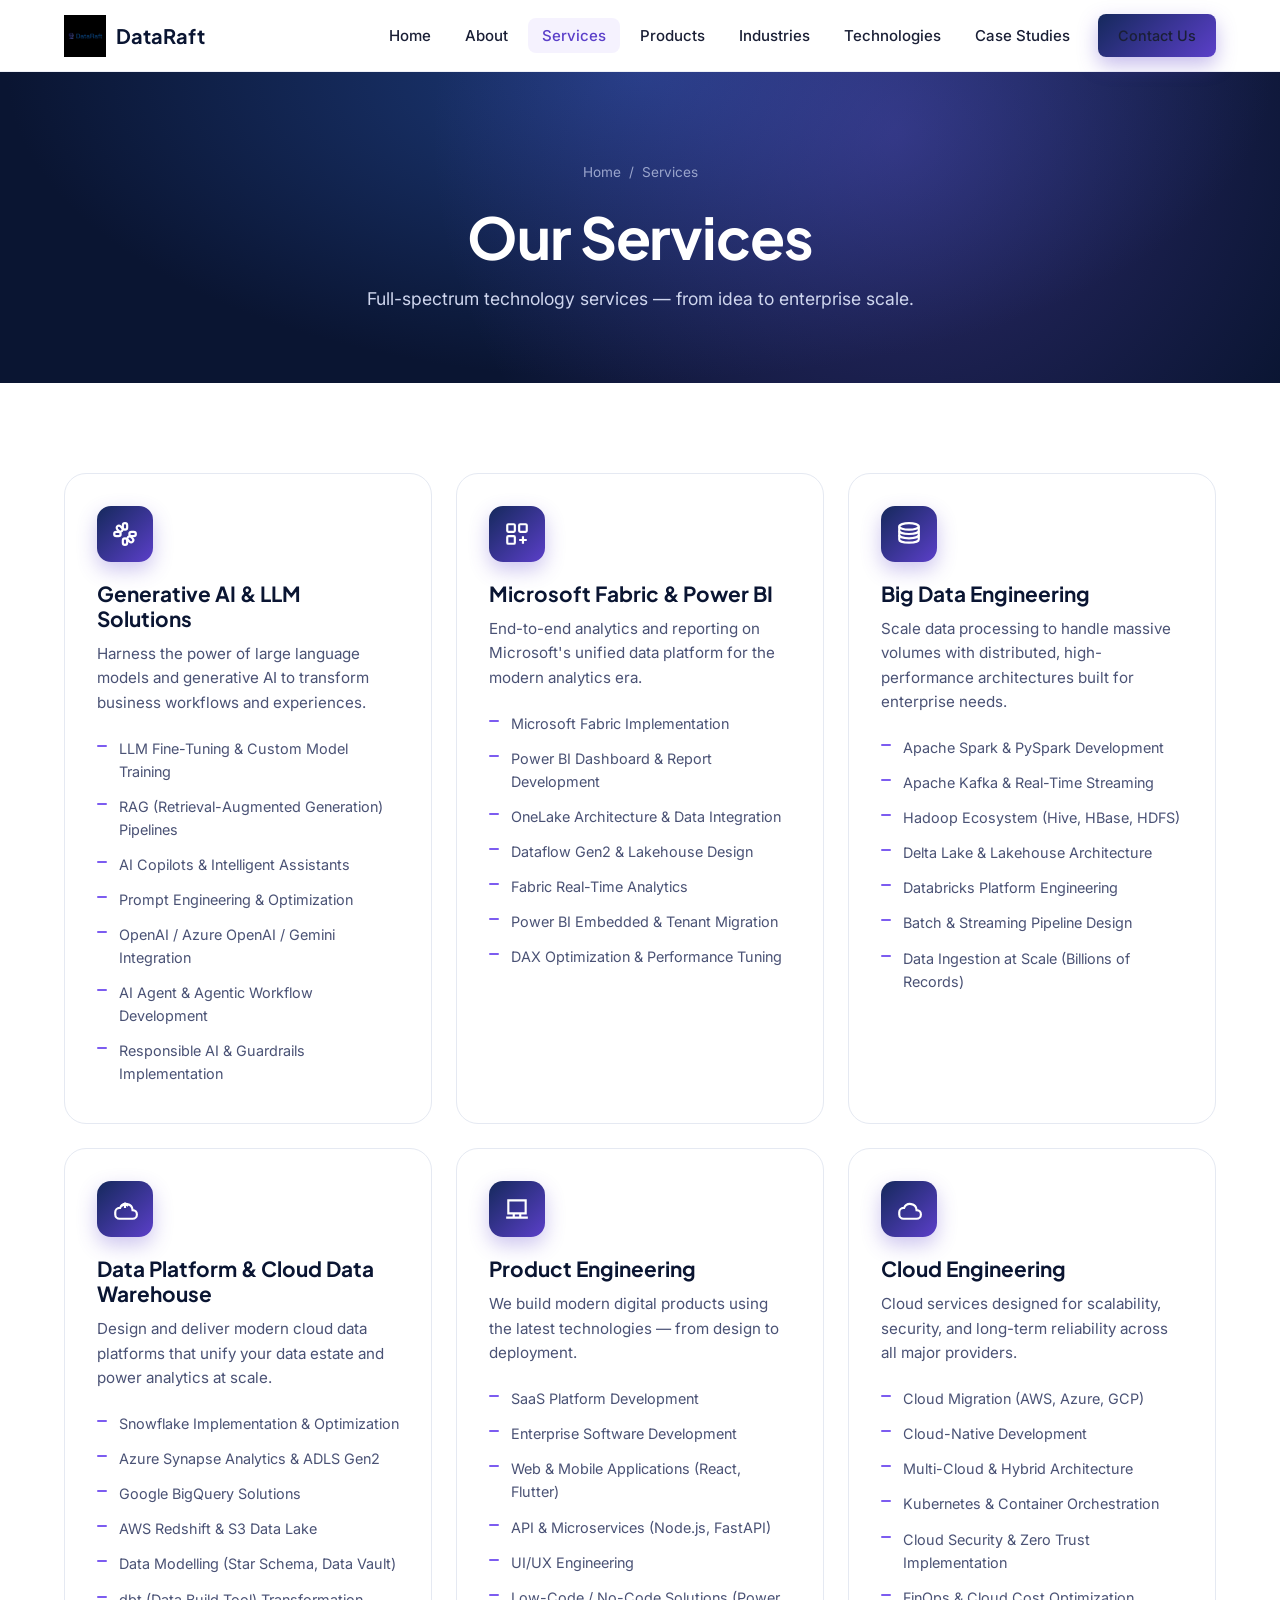
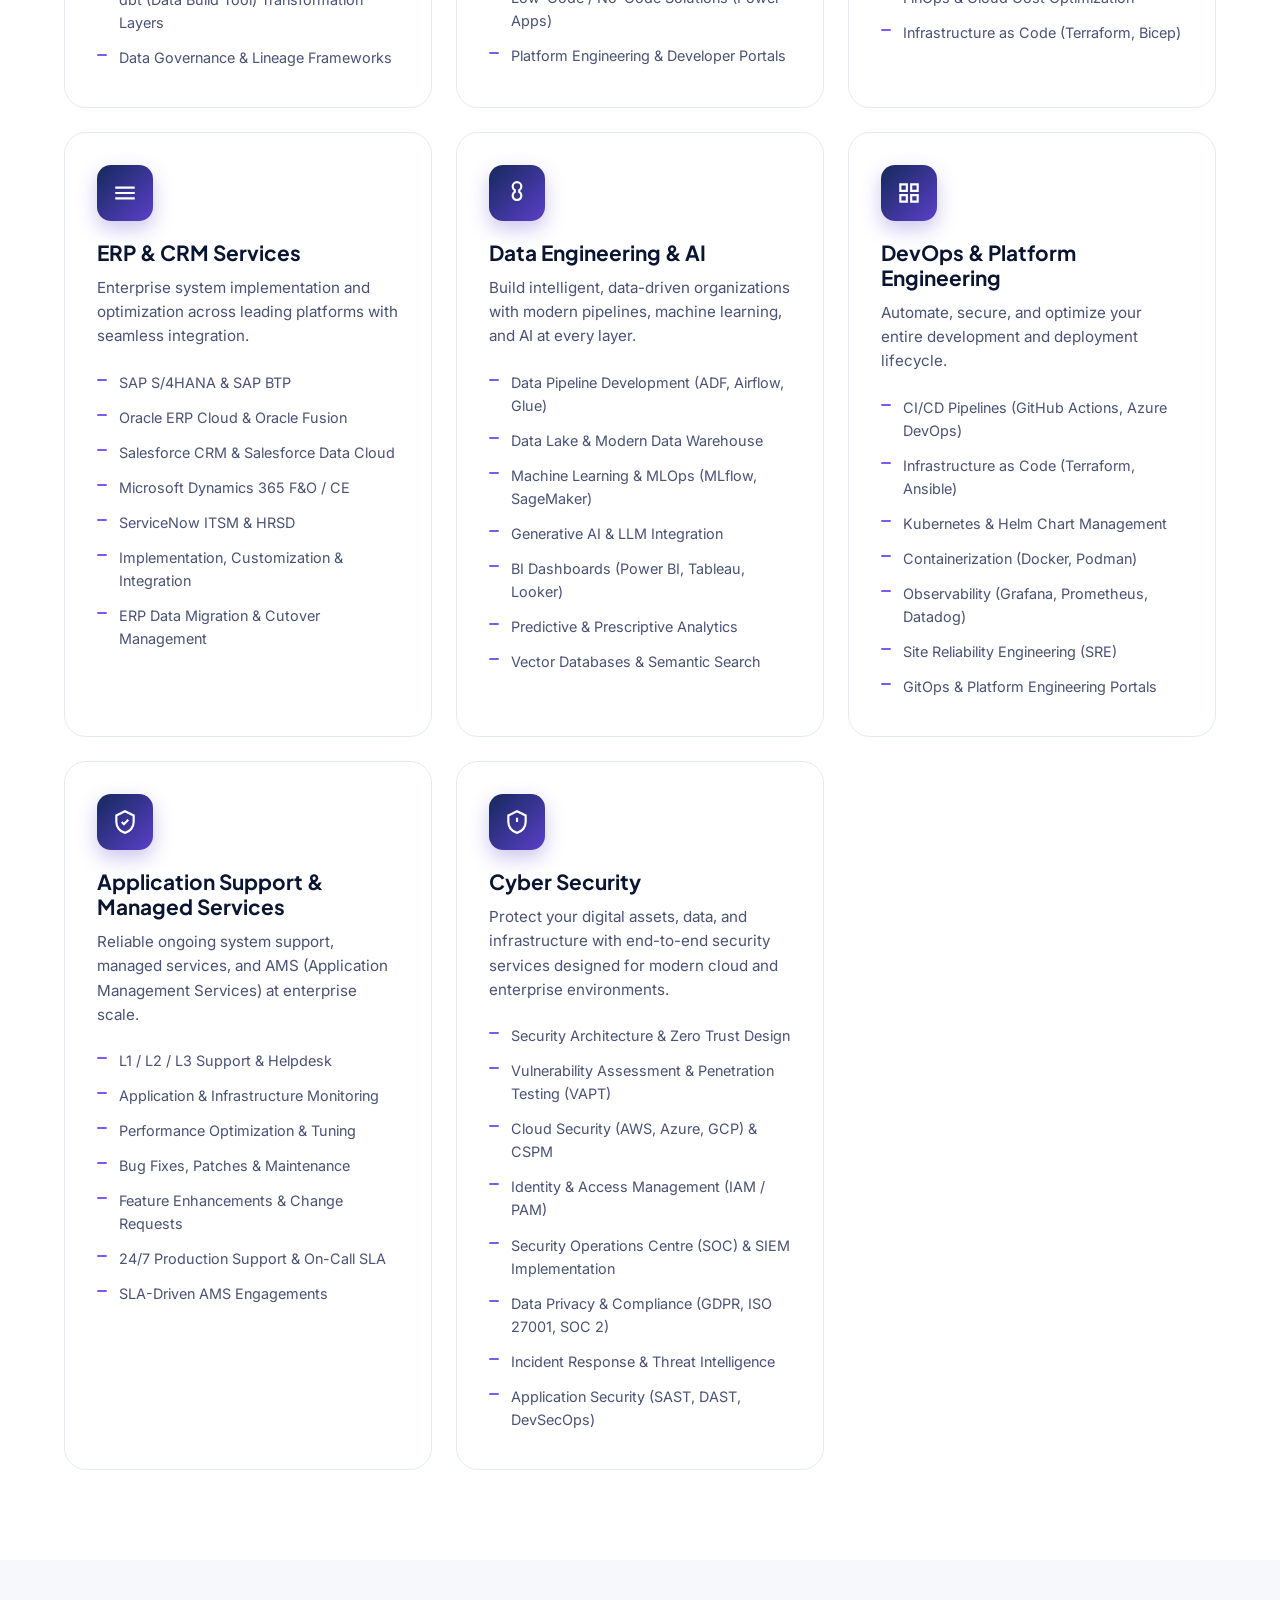
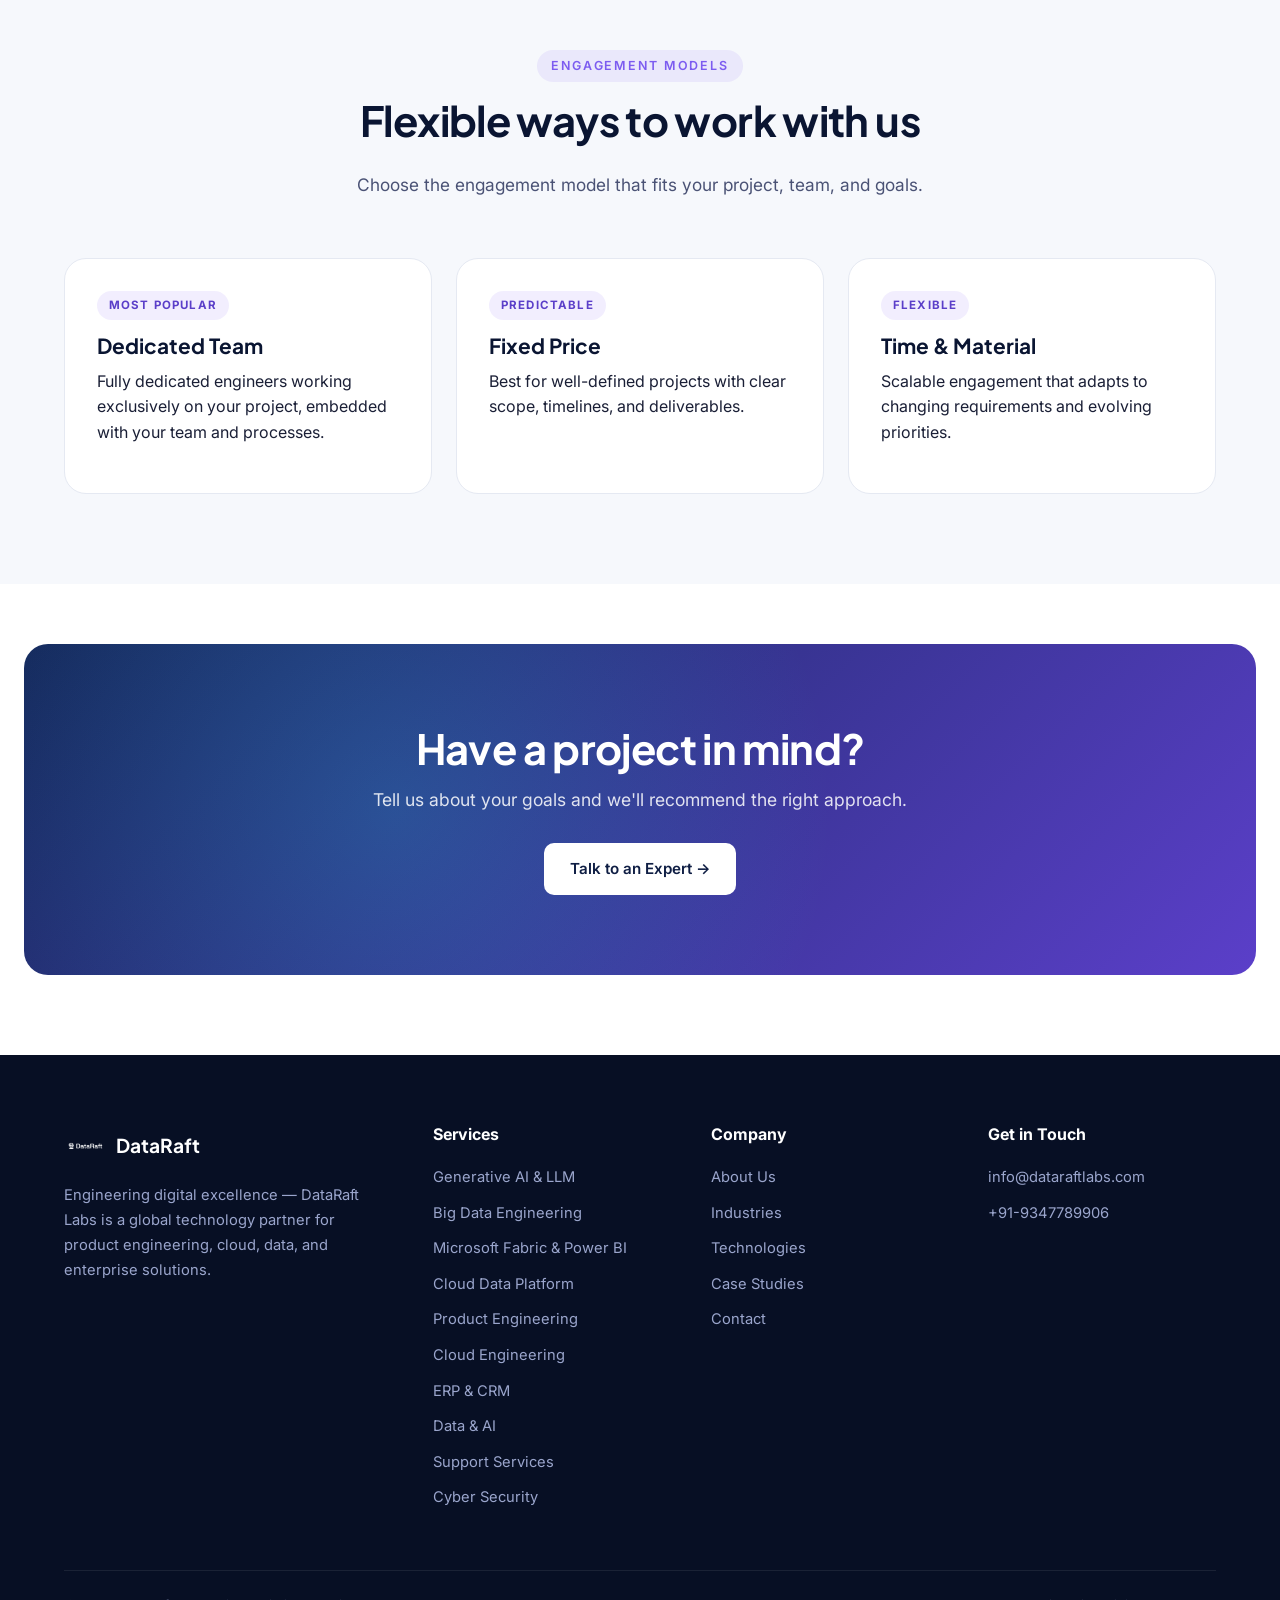
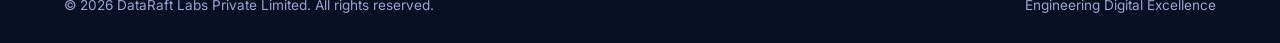
<file: services.html>
<!DOCTYPE html>
<html lang="en">
<head>
<meta charset="UTF-8">
<meta name="viewport" content="width=device-width,initial-scale=1.0">
<title>Services — DataRaft Labs</title>
<meta name="description" content="Detailed services from DataRaft Labs: product engineering, cloud, ERP/CRM, data engineering, AI, DevOps, and application support.">
<link rel="icon" type="image/png" href="logo.png">
<link rel="preconnect" href="https://fonts.googleapis.com">
<link rel="preconnect" href="https://fonts.gstatic.com" crossorigin>
<link href="https://fonts.googleapis.com/css2?family=Inter:wght@400;500;600;700&family=Plus+Jakarta+Sans:wght@600;700;800&display=swap" rel="stylesheet">
<link rel="stylesheet" href="style.css">
</head>
<body>

<header class="site-header">
  <nav class="nav">
    <a href="index.html" class="brand"><img src="logo.png" alt="DataRaft logo"><span>DataRaft</span></a>
    <ul class="nav-links" id="navLinks">
      <li><a href="index.html">Home</a></li>
      <li><a href="about.html">About</a></li>
      <li><a href="services.html">Services</a></li>
      <li><a href="products.html">Products</a></li>
      <li><a href="industries.html">Industries</a></li>
      <li><a href="technologies.html">Technologies</a></li>
      <li><a href="case-studies.html">Case Studies</a></li>
      <li class="nav-cta"><a href="contact.html" class="btn btn-primary" style="padding:10px 20px;font-size:.9rem">Contact Us</a></li>
    </ul>
    <button class="nav-toggle" aria-label="Toggle menu">
      <svg viewBox="0 0 24 24" fill="none" stroke="currentColor" stroke-width="2"><path d="M3 6h18M3 12h18M3 18h18"/></svg>
    </button>
  </nav>
</header>

<section class="page-hero">
  <div class="container">
    <div class="breadcrumb"><a href="index.html">Home</a> <span>/</span> <span>Services</span></div>
    <h1>Our Services</h1>
    <p>Full-spectrum technology services — from idea to enterprise scale.</p>
  </div>
</section>

<section class="section">
  <div class="container">
    <div class="services-grid">

      <!-- NEW: Generative AI & LLM Solutions -->
      <div class="service-card reveal">
        <div class="service-icon">
          <svg width="26" height="26" fill="none" stroke="currentColor" stroke-width="2" viewBox="0 0 24 24"><path d="M12 2a2 2 0 0 1 2 2v2a2 2 0 0 1-2 2 2 2 0 0 1-2-2V4a2 2 0 0 1 2-2z"/><path d="M12 16a2 2 0 0 1 2 2v2a2 2 0 0 1-2 2 2 2 0 0 1-2-2v-2a2 2 0 0 1 2-2z"/><path d="M4.93 4.93a2 2 0 0 1 2.83 0l1.41 1.41a2 2 0 0 1-2.83 2.83L4.93 7.76a2 2 0 0 1 0-2.83z"/><path d="M14.83 14.83a2 2 0 0 1 2.83 0l1.41 1.41a2 2 0 0 1-2.83 2.83l-1.41-1.41a2 2 0 0 1 0-2.83z"/><path d="M2 12a2 2 0 0 1 2-2h2a2 2 0 0 1 0 4H4a2 2 0 0 1-2-2z"/><path d="M16 12a2 2 0 0 1 2-2h2a2 2 0 0 1 0 4h-2a2 2 0 0 1-2-2z"/></svg>
        </div>
        <h3>Generative AI &amp; LLM Solutions</h3>
        <p>Harness the power of large language models and generative AI to transform business workflows and experiences.</p>
        <ul class="service-list">
          <li>LLM Fine-Tuning &amp; Custom Model Training</li>
          <li>RAG (Retrieval-Augmented Generation) Pipelines</li>
          <li>AI Copilots &amp; Intelligent Assistants</li>
          <li>Prompt Engineering &amp; Optimization</li>
          <li>OpenAI / Azure OpenAI / Gemini Integration</li>
          <li>AI Agent &amp; Agentic Workflow Development</li>
          <li>Responsible AI &amp; Guardrails Implementation</li>
        </ul>
      </div>

      <!-- NEW: Microsoft Fabric & Power BI -->
      <div class="service-card reveal">
        <div class="service-icon">
          <svg width="26" height="26" fill="none" stroke="currentColor" stroke-width="2" viewBox="0 0 24 24"><rect x="3" y="3" width="7" height="7" rx="1"/><rect x="14" y="3" width="7" height="7" rx="1"/><rect x="3" y="14" width="7" height="7" rx="1"/><path d="M14 17.5h7M17.5 14v7"/></svg>
        </div>
        <h3>Microsoft Fabric &amp; Power BI</h3>
        <p>End-to-end analytics and reporting on Microsoft's unified data platform for the modern analytics era.</p>
        <ul class="service-list">
          <li>Microsoft Fabric Implementation</li>
          <li>Power BI Dashboard &amp; Report Development</li>
          <li>OneLake Architecture &amp; Data Integration</li>
          <li>Dataflow Gen2 &amp; Lakehouse Design</li>
          <li>Fabric Real-Time Analytics</li>
          <li>Power BI Embedded &amp; Tenant Migration</li>
          <li>DAX Optimization &amp; Performance Tuning</li>
        </ul>
      </div>

      <!-- NEW: Big Data Engineering -->
      <div class="service-card reveal">
        <div class="service-icon">
          <svg width="26" height="26" fill="none" stroke="currentColor" stroke-width="2" viewBox="0 0 24 24"><ellipse cx="12" cy="5" rx="9" ry="3"/><path d="M3 5v4c0 1.66 4 3 9 3s9-1.34 9-3V5"/><path d="M3 9v4c0 1.66 4 3 9 3s9-1.34 9-3V9"/><path d="M3 13v4c0 1.66 4 3 9 3s9-1.34 9-3v-4"/></svg>
        </div>
        <h3>Big Data Engineering</h3>
        <p>Scale data processing to handle massive volumes with distributed, high-performance architectures built for enterprise needs.</p>
        <ul class="service-list">
          <li>Apache Spark &amp; PySpark Development</li>
          <li>Apache Kafka &amp; Real-Time Streaming</li>
          <li>Hadoop Ecosystem (Hive, HBase, HDFS)</li>
          <li>Delta Lake &amp; Lakehouse Architecture</li>
          <li>Databricks Platform Engineering</li>
          <li>Batch &amp; Streaming Pipeline Design</li>
          <li>Data Ingestion at Scale (Billions of Records)</li>
        </ul>
      </div>

      <!-- NEW: Data Platform & Cloud Data Warehouse -->
      <div class="service-card reveal">
        <div class="service-icon">
          <svg width="26" height="26" fill="none" stroke="currentColor" stroke-width="2" viewBox="0 0 24 24"><path d="M3 15a4 4 0 0 1 4-4h.5a6 6 0 0 1 11.5 2 4 4 0 0 1 0 8H7a4 4 0 0 1-4-4z"/><path d="M12 11V7M9 9l3-2 3 2"/></svg>
        </div>
        <h3>Data Platform &amp; Cloud Data Warehouse</h3>
        <p>Design and deliver modern cloud data platforms that unify your data estate and power analytics at scale.</p>
        <ul class="service-list">
          <li>Snowflake Implementation &amp; Optimization</li>
          <li>Azure Synapse Analytics &amp; ADLS Gen2</li>
          <li>Google BigQuery Solutions</li>
          <li>AWS Redshift &amp; S3 Data Lake</li>
          <li>Data Modelling (Star Schema, Data Vault)</li>
          <li>dbt (Data Build Tool) Transformation Layers</li>
          <li>Data Governance &amp; Lineage Frameworks</li>
        </ul>
      </div>

      <!-- EXISTING UPDATED: Product Engineering -->
      <div class="service-card reveal">
        <div class="service-icon">
          <svg width="26" height="26" fill="none" stroke="currentColor" stroke-width="2" viewBox="0 0 24 24"><path d="M4 4h16v12H4zM2 20h20M9 16v4M15 16v4"/></svg>
        </div>
        <h3>Product Engineering</h3>
        <p>We build modern digital products using the latest technologies — from design to deployment.</p>
        <ul class="service-list">
          <li>SaaS Platform Development</li>
          <li>Enterprise Software Development</li>
          <li>Web &amp; Mobile Applications (React, Flutter)</li>
          <li>API &amp; Microservices (Node.js, FastAPI)</li>
          <li>UI/UX Engineering</li>
          <li>Low-Code / No-Code Solutions (Power Apps)</li>
          <li>Platform Engineering &amp; Developer Portals</li>
        </ul>
      </div>

      <!-- EXISTING UPDATED: Cloud Engineering -->
      <div class="service-card reveal">
        <div class="service-icon">
          <svg width="26" height="26" fill="none" stroke="currentColor" stroke-width="2" viewBox="0 0 24 24"><path d="M3 15a4 4 0 0 1 4-4h.5a6 6 0 0 1 11.5 2 4 4 0 0 1 0 8H7a4 4 0 0 1-4-4z"/></svg>
        </div>
        <h3>Cloud Engineering</h3>
        <p>Cloud services designed for scalability, security, and long-term reliability across all major providers.</p>
        <ul class="service-list">
          <li>Cloud Migration (AWS, Azure, GCP)</li>
          <li>Cloud-Native Development</li>
          <li>Multi-Cloud &amp; Hybrid Architecture</li>
          <li>Kubernetes &amp; Container Orchestration</li>
          <li>Cloud Security &amp; Zero Trust Implementation</li>
          <li>FinOps &amp; Cloud Cost Optimization</li>
          <li>Infrastructure as Code (Terraform, Bicep)</li>
        </ul>
      </div>

      <!-- EXISTING UPDATED: ERP & CRM -->
      <div class="service-card reveal">
        <div class="service-icon">
          <svg width="26" height="26" fill="none" stroke="currentColor" stroke-width="2" viewBox="0 0 24 24"><path d="M3 7h18M3 12h18M3 17h18"/></svg>
        </div>
        <h3>ERP &amp; CRM Services</h3>
        <p>Enterprise system implementation and optimization across leading platforms with seamless integration.</p>
        <ul class="service-list">
          <li>SAP S/4HANA &amp; SAP BTP</li>
          <li>Oracle ERP Cloud &amp; Oracle Fusion</li>
          <li>Salesforce CRM &amp; Salesforce Data Cloud</li>
          <li>Microsoft Dynamics 365 F&amp;O / CE</li>
          <li>ServiceNow ITSM &amp; HRSD</li>
          <li>Implementation, Customization &amp; Integration</li>
          <li>ERP Data Migration &amp; Cutover Management</li>
        </ul>
      </div>

      <!-- EXISTING UPDATED: Data Engineering & AI -->
      <div class="service-card reveal">
        <div class="service-icon">
          <svg width="26" height="26" fill="none" stroke="currentColor" stroke-width="2" viewBox="0 0 24 24"><path d="M12 2a4 4 0 0 1 4 4c0 1.5-.8 2.8-2 3.5V11a4 4 0 1 1-4 0V9.5C8.8 8.8 8 7.5 8 6a4 4 0 0 1 4-4z"/></svg>
        </div>
        <h3>Data Engineering &amp; AI</h3>
        <p>Build intelligent, data-driven organizations with modern pipelines, machine learning, and AI at every layer.</p>
        <ul class="service-list">
          <li>Data Pipeline Development (ADF, Airflow, Glue)</li>
          <li>Data Lake &amp; Modern Data Warehouse</li>
          <li>Machine Learning &amp; MLOps (MLflow, SageMaker)</li>
          <li>Generative AI &amp; LLM Integration</li>
          <li>BI Dashboards (Power BI, Tableau, Looker)</li>
          <li>Predictive &amp; Prescriptive Analytics</li>
          <li>Vector Databases &amp; Semantic Search</li>
        </ul>
      </div>

      <!-- EXISTING UPDATED: DevOps & Platform Engineering -->
      <div class="service-card reveal">
        <div class="service-icon">
          <svg width="26" height="26" fill="none" stroke="currentColor" stroke-width="2" viewBox="0 0 24 24"><path d="M4 4h6v6H4zM14 4h6v6h-6zM4 14h6v6H4zM14 14h6v6h-6z"/></svg>
        </div>
        <h3>DevOps &amp; Platform Engineering</h3>
        <p>Automate, secure, and optimize your entire development and deployment lifecycle.</p>
        <ul class="service-list">
          <li>CI/CD Pipelines (GitHub Actions, Azure DevOps)</li>
          <li>Infrastructure as Code (Terraform, Ansible)</li>
          <li>Kubernetes &amp; Helm Chart Management</li>
          <li>Containerization (Docker, Podman)</li>
          <li>Observability (Grafana, Prometheus, Datadog)</li>
          <li>Site Reliability Engineering (SRE)</li>
          <li>GitOps &amp; Platform Engineering Portals</li>
        </ul>
      </div>

      <!-- EXISTING UPDATED: Application Support -->
      <div class="service-card reveal">
        <div class="service-icon">
          <svg width="26" height="26" fill="none" stroke="currentColor" stroke-width="2" viewBox="0 0 24 24"><path d="M12 2 4 6v6c0 5 3.5 9 8 10 4.5-1 8-5 8-10V6l-8-4z"/><path d="m9 12 2 2 4-4"/></svg>
        </div>
        <h3>Application Support &amp; Managed Services</h3>
        <p>Reliable ongoing system support, managed services, and AMS (Application Management Services) at enterprise scale.</p>
        <ul class="service-list">
          <li>L1 / L2 / L3 Support &amp; Helpdesk</li>
          <li>Application &amp; Infrastructure Monitoring</li>
          <li>Performance Optimization &amp; Tuning</li>
          <li>Bug Fixes, Patches &amp; Maintenance</li>
          <li>Feature Enhancements &amp; Change Requests</li>
          <li>24/7 Production Support &amp; On-Call SLA</li>
          <li>SLA-Driven AMS Engagements</li>
        </ul>
      </div>

      <!-- NEW: Cyber Security -->
      <div class="service-card reveal">
        <div class="service-icon">
          <svg width="26" height="26" fill="none" stroke="currentColor" stroke-width="2" viewBox="0 0 24 24"><path d="M12 2 4 6v6c0 5 3.5 9 8 10 4.5-1 8-5 8-10V6l-8-4z"/><path d="M12 8v4M12 16h.01"/></svg>
        </div>
        <h3>Cyber Security</h3>
        <p>Protect your digital assets, data, and infrastructure with end-to-end security services designed for modern cloud and enterprise environments.</p>
        <ul class="service-list">
          <li>Security Architecture &amp; Zero Trust Design</li>
          <li>Vulnerability Assessment &amp; Penetration Testing (VAPT)</li>
          <li>Cloud Security (AWS, Azure, GCP) &amp; CSPM</li>
          <li>Identity &amp; Access Management (IAM / PAM)</li>
          <li>Security Operations Centre (SOC) &amp; SIEM Implementation</li>
          <li>Data Privacy &amp; Compliance (GDPR, ISO 27001, SOC 2)</li>
          <li>Incident Response &amp; Threat Intelligence</li>
          <li>Application Security (SAST, DAST, DevSecOps)</li>
        </ul>
      </div>

    </div>
  </div>
</section>

<!-- ENGAGEMENT MODELS -->
<section class="section section-soft">
  <div class="container">
    <div class="section-title reveal">
      <span class="eyebrow">Engagement Models</span>
      <h2>Flexible ways to work with us</h2>
      <p>Choose the engagement model that fits your project, team, and goals.</p>
    </div>
    <div class="engage-grid">
      <div class="engage-card reveal">
        <span class="engage-tag">Most Popular</span>
        <h3>Dedicated Team</h3>
        <p>Fully dedicated engineers working exclusively on your project, embedded with your team and processes.</p>
      </div>
      <div class="engage-card reveal">
        <span class="engage-tag">Predictable</span>
        <h3>Fixed Price</h3>
        <p>Best for well-defined projects with clear scope, timelines, and deliverables.</p>
      </div>
      <div class="engage-card reveal">
        <span class="engage-tag">Flexible</span>
        <h3>Time &amp; Material</h3>
        <p>Scalable engagement that adapts to changing requirements and evolving priorities.</p>
      </div>
    </div>
  </div>
</section>

<section style="padding:60px 0 80px">
  <div class="cta-section reveal">
    <h2>Have a project in mind?</h2>
    <p>Tell us about your goals and we'll recommend the right approach.</p>
    <a href="contact.html" class="btn btn-light">Talk to an Expert →</a>
  </div>
</section>

<footer class="footer">
  <div class="container">
    <div class="footer-grid">
      <div class="footer-brand">
        <div class="brand-block"><img src="logo_white.png" alt="DataRaft"><span>DataRaft</span></div>
        <p>Engineering digital excellence — DataRaft Labs is a global technology partner for product engineering, cloud, data, and enterprise solutions.</p>
      </div>
      <div><h4>Services</h4><ul>
        <li><a href="services.html">Generative AI &amp; LLM</a></li><li><a href="services.html">Big Data Engineering</a></li>
        <li><a href="services.html">Microsoft Fabric &amp; Power BI</a></li><li><a href="services.html">Cloud Data Platform</a></li>
        <li><a href="services.html">Product Engineering</a></li><li><a href="services.html">Cloud Engineering</a></li>
        <li><a href="services.html">ERP &amp; CRM</a></li><li><a href="services.html">Data &amp; AI</a></li><li><a href="services.html">Support Services</a></li><li><a href="services.html">Cyber Security</a></li>
      </ul></div>
      <div><h4>Company</h4><ul>
        <li><a href="about.html">About Us</a></li><li><a href="industries.html">Industries</a></li>
        <li><a href="technologies.html">Technologies</a></li><li><a href="case-studies.html">Case Studies</a></li><li><a href="contact.html">Contact</a></li>
      </ul></div>
      <div><h4>Get in Touch</h4><ul>
        <li><a href="mailto:info@dataraftlabs.com">info@dataraftlabs.com</a></li>
        <li><a href="tel:+919347789906">+91-9347789906</a></li>
      </ul></div>
    </div>
    <div class="footer-bottom">
      <div>© 2026 DataRaft Labs Private Limited. All rights reserved.</div>
      <div>Engineering Digital Excellence</div>
    </div>
  </div>
</footer>
<script src="script.js"></script>
</body>
</html>
</file>
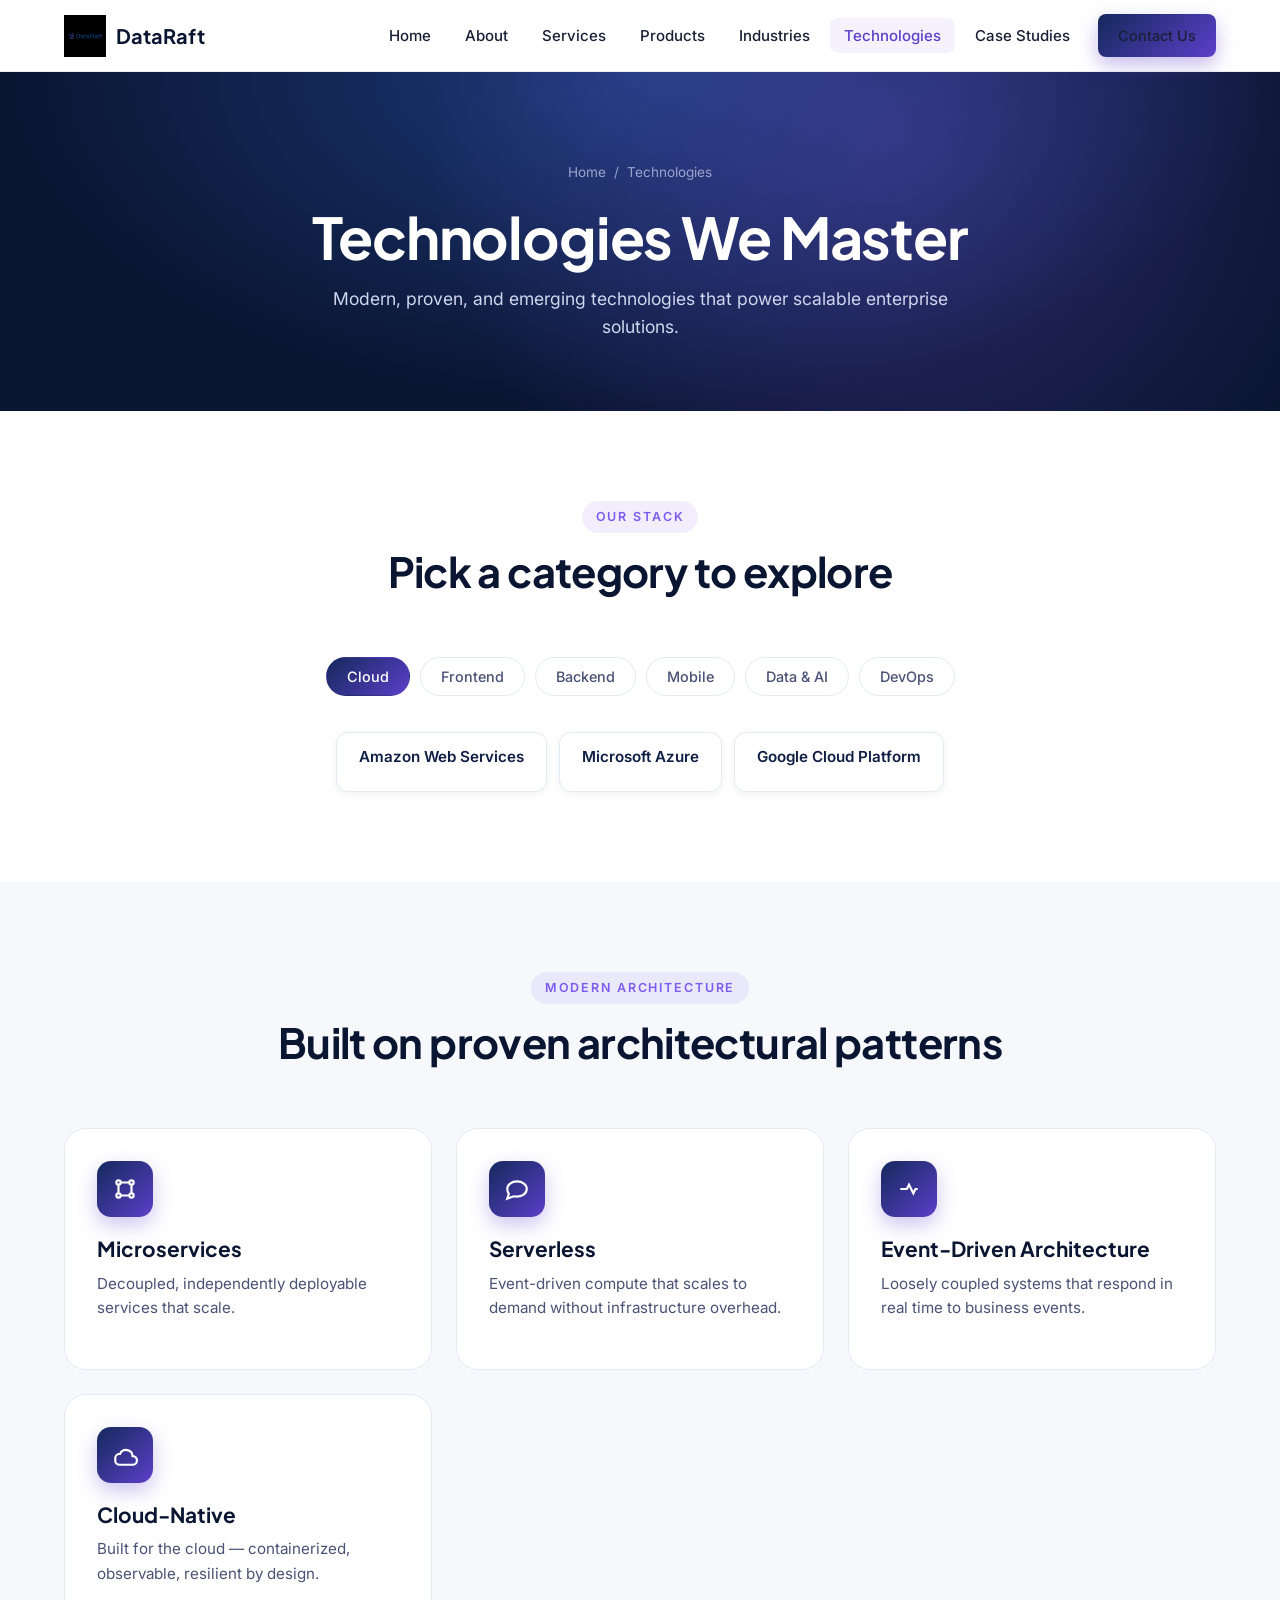
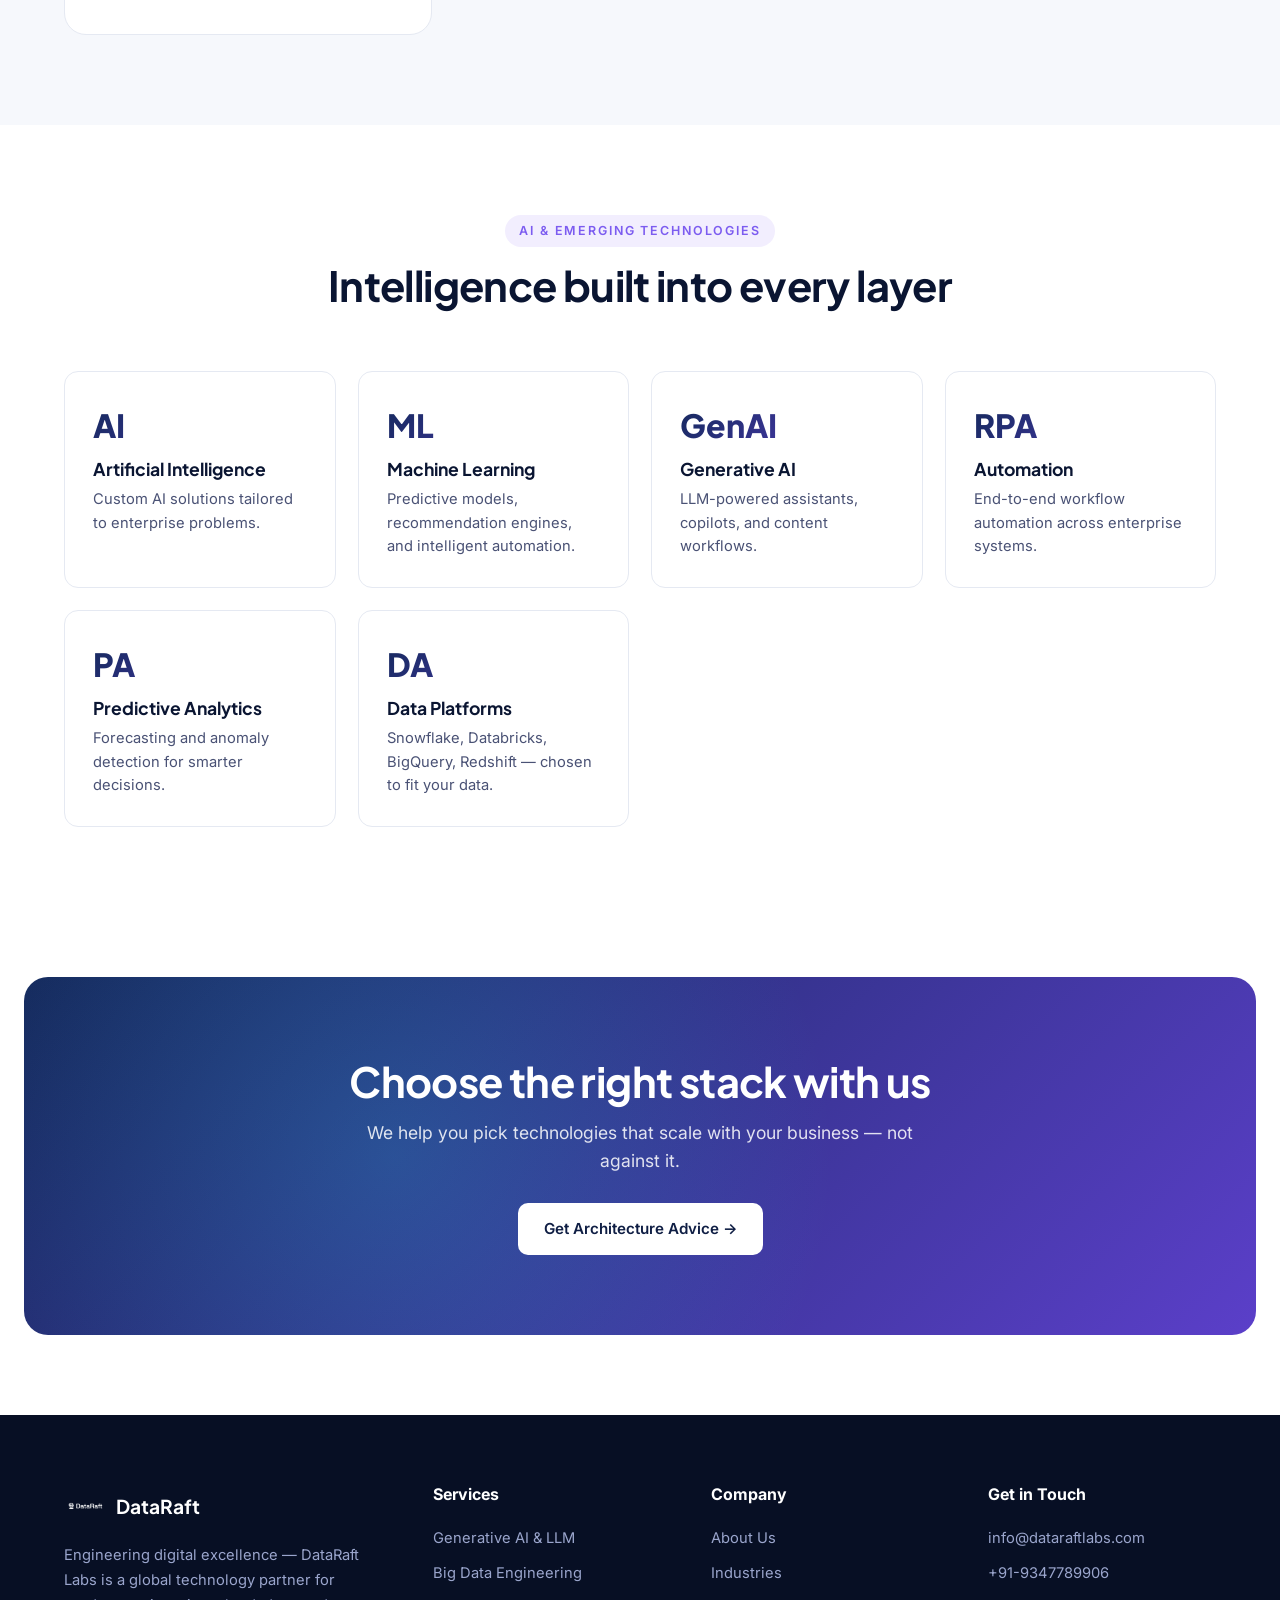
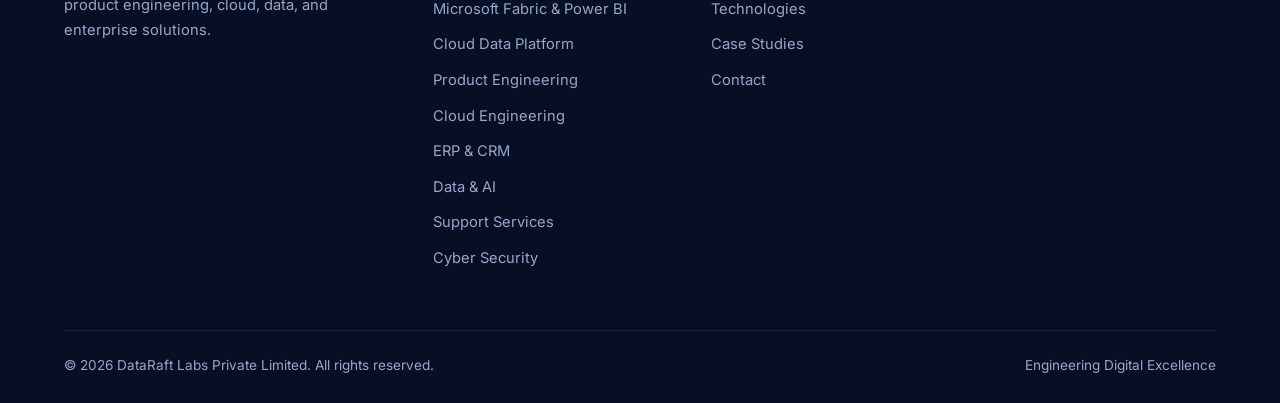
<file: technologies.html>
<!DOCTYPE html>
<html lang="en">
<head>
<meta charset="UTF-8">
<meta name="viewport" content="width=device-width,initial-scale=1.0">
<title>Technologies — DataRaft Labs</title>
<meta name="description" content="Modern technology stack at DataRaft Labs: cloud, microservices, AI/ML, generative AI, data platforms, and more.">
<link rel="icon" type="image/png" href="logo.png">
<link rel="preconnect" href="https://fonts.googleapis.com">
<link rel="preconnect" href="https://fonts.gstatic.com" crossorigin>
<link href="https://fonts.googleapis.com/css2?family=Inter:wght@400;500;600;700&family=Plus+Jakarta+Sans:wght@600;700;800&display=swap" rel="stylesheet">
<link rel="stylesheet" href="style.css">
</head>
<body>

<header class="site-header">
  <nav class="nav">
    <a href="index.html" class="brand"><img src="logo.png" alt="DataRaft logo"><span>DataRaft</span></a>
    <ul class="nav-links" id="navLinks">
      <li><a href="index.html">Home</a></li>
      <li><a href="about.html">About</a></li>
      <li><a href="services.html">Services</a></li>
      <li><a href="products.html">Products</a></li>
      <li><a href="industries.html">Industries</a></li>
      <li><a href="technologies.html">Technologies</a></li>
      <li><a href="case-studies.html">Case Studies</a></li>
      <li class="nav-cta"><a href="contact.html" class="btn btn-primary" style="padding:10px 20px;font-size:.9rem">Contact Us</a></li>
    </ul>
    <button class="nav-toggle" aria-label="Toggle menu">
      <svg viewBox="0 0 24 24" fill="none" stroke="currentColor" stroke-width="2"><path d="M3 6h18M3 12h18M3 18h18"/></svg>
    </button>
  </nav>
</header>

<section class="page-hero">
  <div class="container">
    <div class="breadcrumb"><a href="index.html">Home</a> <span>/</span> <span>Technologies</span></div>
    <h1>Technologies We Master</h1>
    <p>Modern, proven, and emerging technologies that power scalable enterprise solutions.</p>
  </div>
</section>

<section class="section">
  <div class="container">
    <div class="section-title reveal">
      <span class="eyebrow">Our Stack</span>
      <h2>Pick a category to explore</h2>
    </div>
    <div class="tech-tabs reveal">
      <button class="tech-tab active" data-tab="cloud">Cloud</button>
      <button class="tech-tab" data-tab="frontend">Frontend</button>
      <button class="tech-tab" data-tab="backend">Backend</button>
      <button class="tech-tab" data-tab="mobile">Mobile</button>
      <button class="tech-tab" data-tab="data">Data &amp; AI</button>
      <button class="tech-tab" data-tab="devops">DevOps</button>
    </div>
    <div class="tech-pills reveal"></div>
  </div>
</section>

<section class="section section-soft">
  <div class="container">
    <div class="section-title reveal">
      <span class="eyebrow">Modern Architecture</span>
      <h2>Built on proven architectural patterns</h2>
    </div>
    <div class="services-grid">
      <div class="service-card reveal">
        <div class="service-icon"><svg width="26" height="26" fill="none" stroke="currentColor" stroke-width="2" viewBox="0 0 24 24"><circle cx="6" cy="6" r="2"/><circle cx="18" cy="6" r="2"/><circle cx="6" cy="18" r="2"/><circle cx="18" cy="18" r="2"/><path d="M8 6h8M6 8v8M18 8v8M8 18h8"/></svg></div>
        <h3>Microservices</h3>
        <p>Decoupled, independently deployable services that scale.</p>
      </div>
      <div class="service-card reveal">
        <div class="service-icon"><svg width="26" height="26" fill="none" stroke="currentColor" stroke-width="2" viewBox="0 0 24 24"><path d="M3 12c0-4 4-7 9-7s9 3 9 7-4 7-9 7c-1 0-2-.1-3-.3L3 21l1.5-4.5C3.5 15 3 13.5 3 12z"/></svg></div>
        <h3>Serverless</h3>
        <p>Event-driven compute that scales to demand without infrastructure overhead.</p>
      </div>
      <div class="service-card reveal">
        <div class="service-icon"><svg width="26" height="26" fill="none" stroke="currentColor" stroke-width="2" viewBox="0 0 24 24"><path d="M4 12h6l2-4 4 8 2-4h2"/></svg></div>
        <h3>Event-Driven Architecture</h3>
        <p>Loosely coupled systems that respond in real time to business events.</p>
      </div>
      <div class="service-card reveal">
        <div class="service-icon"><svg width="26" height="26" fill="none" stroke="currentColor" stroke-width="2" viewBox="0 0 24 24"><path d="M3 15a4 4 0 0 1 4-4h.5a6 6 0 0 1 11.5 2 4 4 0 0 1 0 8H7a4 4 0 0 1-4-4z"/></svg></div>
        <h3>Cloud-Native</h3>
        <p>Built for the cloud — containerized, observable, resilient by design.</p>
      </div>
    </div>
  </div>
</section>

<section class="section">
  <div class="container">
    <div class="section-title reveal">
      <span class="eyebrow">AI &amp; Emerging Technologies</span>
      <h2>Intelligence built into every layer</h2>
    </div>
    <div class="why-grid">
      <div class="why-card reveal"><span class="why-num">AI</span><h3>Artificial Intelligence</h3><p>Custom AI solutions tailored to enterprise problems.</p></div>
      <div class="why-card reveal"><span class="why-num">ML</span><h3>Machine Learning</h3><p>Predictive models, recommendation engines, and intelligent automation.</p></div>
      <div class="why-card reveal"><span class="why-num">GenAI</span><h3>Generative AI</h3><p>LLM-powered assistants, copilots, and content workflows.</p></div>
      <div class="why-card reveal"><span class="why-num">RPA</span><h3>Automation</h3><p>End-to-end workflow automation across enterprise systems.</p></div>
      <div class="why-card reveal"><span class="why-num">PA</span><h3>Predictive Analytics</h3><p>Forecasting and anomaly detection for smarter decisions.</p></div>
      <div class="why-card reveal"><span class="why-num">DA</span><h3>Data Platforms</h3><p>Snowflake, Databricks, BigQuery, Redshift — chosen to fit your data.</p></div>
    </div>
  </div>
</section>

<section style="padding:60px 0 80px">
  <div class="cta-section reveal">
    <h2>Choose the right stack with us</h2>
    <p>We help you pick technologies that scale with your business — not against it.</p>
    <a href="contact.html" class="btn btn-light">Get Architecture Advice →</a>
  </div>
</section>

<footer class="footer">
  <div class="container">
    <div class="footer-grid">
      <div class="footer-brand">
        <div class="brand-block"><img src="logo_white.png" alt="DataRaft"><span>DataRaft</span></div>
        <p>Engineering digital excellence — DataRaft Labs is a global technology partner for product engineering, cloud, data, and enterprise solutions.</p>
      </div>
      <div><h4>Services</h4><ul>
        <li><a href="services.html">Generative AI &amp; LLM</a></li><li><a href="services.html">Big Data Engineering</a></li>
        <li><a href="services.html">Microsoft Fabric &amp; Power BI</a></li><li><a href="services.html">Cloud Data Platform</a></li>
        <li><a href="services.html">Product Engineering</a></li><li><a href="services.html">Cloud Engineering</a></li>
        <li><a href="services.html">ERP &amp; CRM</a></li><li><a href="services.html">Data &amp; AI</a></li><li><a href="services.html">Support Services</a></li><li><a href="services.html">Cyber Security</a></li>
      </ul></div>
      <div><h4>Company</h4><ul>
        <li><a href="about.html">About Us</a></li><li><a href="industries.html">Industries</a></li>
        <li><a href="technologies.html">Technologies</a></li><li><a href="case-studies.html">Case Studies</a></li><li><a href="contact.html">Contact</a></li>
      </ul></div>
      <div><h4>Get in Touch</h4><ul>
        <li><a href="mailto:info@dataraftlabs.com">info@dataraftlabs.com</a></li>
        <li><a href="tel:+919347789906">+91-9347789906</a></li>
      </ul></div>
    </div>
    <div class="footer-bottom">
      <div>© 2026 DataRaft Labs Private Limited. All rights reserved.</div>
      <div>Engineering Digital Excellence</div>
    </div>
  </div>
</footer>
<script src="script.js"></script>
</body>
</html>
</file>
<file: style.css>
/* ============ DataRaft Labs - Global Styles ============ */
:root{
  --navy-900:#0a1532;
  --navy-800:#0f1e44;
  --navy-700:#15295c;
  --navy-600:#1d3a7a;
  --navy-500:#2454a8;
  --purple-600:#5b3fc9;
  --purple-500:#7c5cf0;
  --purple-400:#9d83ff;
  --accent:#22d3ee;
  --bg:#ffffff;
  --bg-soft:#f6f8fc;
  --bg-dark:#0a1532;
  --text:#1a1f36;
  --text-soft:#4a5275;
  --text-muted:#6b7494;
  --border:#e5e9f2;
  --gradient: linear-gradient(135deg,#15295c 0%,#5b3fc9 100%);
  --gradient-soft: linear-gradient(135deg,#eef1ff 0%,#f3eeff 100%);
  --shadow-sm: 0 2px 8px rgba(15,30,68,.06);
  --shadow-md: 0 8px 24px rgba(15,30,68,.08);
  --shadow-lg: 0 20px 50px rgba(15,30,68,.12);
  --radius:14px;
  --radius-lg:22px;
  --container:1200px;
}

*,*::before,*::after{box-sizing:border-box}
html{scroll-behavior:smooth}
body{
  margin:0;
  font-family:'Inter','Segoe UI',-apple-system,BlinkMacSystemFont,Roboto,sans-serif;
  color:var(--text);
  background:var(--bg);
  line-height:1.6;
  -webkit-font-smoothing:antialiased;
}
img{max-width:100%;display:block}
a{color:var(--purple-600);text-decoration:none;transition:color .2s}
a:hover{color:var(--purple-500)}
h1,h2,h3,h4{font-family:'Plus Jakarta Sans','Inter',sans-serif;font-weight:700;color:var(--navy-900);line-height:1.2;margin:0 0 .6em}
h1{font-size:clamp(2.2rem,5vw,3.6rem);letter-spacing:-.02em}
h2{font-size:clamp(1.8rem,3.5vw,2.6rem);letter-spacing:-.015em}
h3{font-size:1.3rem}
p{margin:0 0 1em}

.container{max-width:var(--container);margin:0 auto;padding:0 24px}
.section{padding:90px 0}
.section-soft{background:var(--bg-soft)}
.section-dark{background:var(--bg-dark);color:#cfd6ee}
.section-dark h1,.section-dark h2,.section-dark h3{color:#fff}

.eyebrow{
  display:inline-block;
  font-size:.78rem;
  font-weight:600;
  letter-spacing:.15em;
  text-transform:uppercase;
  color:var(--purple-500);
  margin-bottom:14px;
  padding:6px 14px;
  background:rgba(124,92,240,.1);
  border-radius:999px;
}
.section-title{text-align:center;max-width:760px;margin:0 auto 60px}
.section-title p{color:var(--text-soft);font-size:1.08rem;margin-top:10px}

/* ============ Buttons ============ */
.btn{
  display:inline-flex;align-items:center;gap:8px;
  padding:14px 26px;
  font-weight:600;font-size:.95rem;
  border-radius:10px;
  border:none;cursor:pointer;
  transition:all .25s ease;
  font-family:inherit;
}
.btn-primary{background:var(--gradient);color:#fff;box-shadow:0 8px 20px rgba(91,63,201,.35)}
.btn-primary:hover{transform:translateY(-2px);box-shadow:0 14px 28px rgba(91,63,201,.45);color:#fff}
.btn-outline{background:transparent;color:var(--navy-700);border:2px solid var(--border)}
.btn-outline:hover{border-color:var(--purple-500);color:var(--purple-600)}
.btn-light{background:#fff;color:var(--navy-800)}
.btn-light:hover{transform:translateY(-2px);box-shadow:0 12px 30px rgba(0,0,0,.2);color:var(--navy-800)}
.btn-ghost-light{background:transparent;color:#fff;border:2px solid rgba(255,255,255,.3)}
.btn-ghost-light:hover{border-color:#fff;background:rgba(255,255,255,.08);color:#fff}

/* ============ Header / Navigation ============ */
.site-header{
  position:sticky;top:0;z-index:100;
  background:rgba(255,255,255,.92);
  backdrop-filter:saturate(180%) blur(14px);
  -webkit-backdrop-filter:saturate(180%) blur(14px);
  border-bottom:1px solid rgba(229,233,242,.7);
}
.nav{
  max-width:var(--container);margin:0 auto;
  padding:14px 24px;
  display:flex;align-items:center;justify-content:space-between;gap:24px;
}
.brand{display:flex;align-items:center;gap:10px;font-weight:700;color:var(--navy-900);font-size:1.25rem}
.brand img{height:42px;width:auto}
.brand span{font-family:'Plus Jakarta Sans',sans-serif}
.nav-links{display:flex;align-items:center;gap:6px;list-style:none;margin:0;padding:0}
.nav-links a{
  color:var(--text);font-weight:500;font-size:.94rem;
  padding:8px 14px;border-radius:8px;
  transition:all .2s;
}
.nav-links a:hover,.nav-links a.active{color:var(--purple-600);background:rgba(124,92,240,.08)}
.nav-cta{margin-left:8px}
.nav-toggle{
  display:none;background:none;border:none;cursor:pointer;
  padding:8px;color:var(--navy-800);
}
.nav-toggle svg{width:28px;height:28px}

/* ============ Hero ============ */
.hero{
  position:relative;
  background:radial-gradient(ellipse at top right,#1d3a7a 0%,#0a1532 60%);
  color:#fff;
  padding:110px 0 130px;
  overflow:hidden;
}
.hero::before{
  content:"";position:absolute;inset:0;
  background-image:
    radial-gradient(circle at 20% 30%,rgba(124,92,240,.35) 0%,transparent 40%),
    radial-gradient(circle at 80% 70%,rgba(34,211,238,.18) 0%,transparent 45%);
  pointer-events:none;
}
.hero::after{
  content:"";position:absolute;inset:0;
  background-image:
    linear-gradient(rgba(255,255,255,.04) 1px,transparent 1px),
    linear-gradient(90deg,rgba(255,255,255,.04) 1px,transparent 1px);
  background-size:50px 50px;
  mask-image:radial-gradient(ellipse at center,#000 30%,transparent 75%);
  -webkit-mask-image:radial-gradient(ellipse at center,#000 30%,transparent 75%);
  pointer-events:none;
}
.hero .container{position:relative;z-index:2}
.hero-grid{display:grid;grid-template-columns:1.15fr .85fr;gap:60px;align-items:center}
.hero h1{color:#fff;margin-bottom:20px}
.hero h1 .grad{background:linear-gradient(90deg,#9d83ff,#22d3ee);-webkit-background-clip:text;background-clip:text;color:transparent}
.hero .lead{font-size:1.15rem;color:#cfd6ee;margin-bottom:32px;max-width:600px}
.hero-cta{display:flex;flex-wrap:wrap;gap:14px;margin-bottom:36px}
.hero-trust{
  font-size:.85rem;color:#9aa5cc;
  padding-top:24px;border-top:1px solid rgba(255,255,255,.1);
  max-width:560px;
}
.hero-eyebrow{
  display:inline-flex;align-items:center;gap:8px;
  background:rgba(124,92,240,.18);
  border:1px solid rgba(157,131,255,.3);
  color:#c4b5ff;
  padding:6px 14px;border-radius:999px;
  font-size:.8rem;font-weight:500;
  margin-bottom:24px;
}
.hero-eyebrow .dot{width:6px;height:6px;border-radius:50%;background:#22d3ee;box-shadow:0 0 8px #22d3ee}

/* Hero visual card */
.hero-visual{position:relative}
.hero-card{
  background:rgba(255,255,255,.06);
  border:1px solid rgba(255,255,255,.12);
  backdrop-filter:blur(10px);
  -webkit-backdrop-filter:blur(10px);
  border-radius:20px;
  padding:28px;
  box-shadow:0 30px 60px rgba(0,0,0,.3);
}
.hero-card h4{color:#fff;margin-bottom:18px;font-size:.95rem;display:flex;align-items:center;gap:8px}
.hero-card h4::before{content:"";width:8px;height:8px;border-radius:50%;background:#22d3ee}
.hero-stack{display:grid;gap:10px}
.hero-stack-item{
  display:flex;align-items:center;gap:12px;
  background:rgba(255,255,255,.05);
  border:1px solid rgba(255,255,255,.08);
  padding:12px 14px;border-radius:10px;
  font-size:.88rem;color:#e5e9f5;
}
.hero-stack-item .ic{
  width:34px;height:34px;border-radius:8px;
  background:var(--gradient);
  display:flex;align-items:center;justify-content:center;
  color:#fff;font-weight:700;font-size:.85rem;flex-shrink:0;
}
.hero-stats{
  display:grid;grid-template-columns:repeat(3,1fr);gap:14px;
  margin-top:22px;padding-top:22px;border-top:1px solid rgba(255,255,255,.1);
}
.hero-stat .num{font-size:1.5rem;font-weight:700;color:#fff;font-family:'Plus Jakarta Sans',sans-serif}
.hero-stat .lbl{font-size:.75rem;color:#9aa5cc}

/* ============ Challenges ============ */
.challenge-grid{display:grid;grid-template-columns:repeat(auto-fit,minmax(280px,1fr));gap:20px}
.challenge-card{
  background:#fff;border:1px solid var(--border);
  padding:26px;border-radius:var(--radius);
  display:flex;align-items:flex-start;gap:14px;
  transition:all .25s;
}
.challenge-card:hover{border-color:var(--purple-400);transform:translateY(-3px);box-shadow:var(--shadow-md)}
.challenge-card .ic{
  width:42px;height:42px;border-radius:10px;
  background:var(--gradient-soft);
  display:flex;align-items:center;justify-content:center;
  color:var(--purple-600);flex-shrink:0;
}
.challenge-card p{margin:0;font-weight:500;color:var(--navy-800)}

/* ============ Service Cards ============ */
.services-grid{display:grid;grid-template-columns:repeat(auto-fit,minmax(320px,1fr));gap:24px}
.service-card{
  background:#fff;
  border:1px solid var(--border);
  border-radius:var(--radius-lg);
  padding:32px;
  transition:all .3s;
  position:relative;overflow:hidden;
}
.service-card::before{
  content:"";position:absolute;top:0;left:0;right:0;height:3px;
  background:var(--gradient);transform:scaleX(0);transform-origin:left;
  transition:transform .35s ease;
}
.service-card:hover{transform:translateY(-6px);box-shadow:var(--shadow-lg);border-color:transparent}
.service-card:hover::before{transform:scaleX(1)}
.service-icon{
  width:56px;height:56px;border-radius:14px;
  background:var(--gradient);
  display:flex;align-items:center;justify-content:center;
  color:#fff;margin-bottom:20px;
  box-shadow:0 8px 20px rgba(91,63,201,.3);
}
.service-card h3{margin-bottom:10px}
.service-card p{color:var(--text-soft);margin-bottom:16px;font-size:.95rem}
.service-list{list-style:none;padding:0;margin:0}
.service-list li{
  padding:6px 0 6px 22px;position:relative;
  font-size:.9rem;color:var(--text-soft);
}
.service-list li::before{
  content:"";position:absolute;left:0;top:14px;
  width:10px;height:2px;background:var(--purple-500);border-radius:2px;
}

/* ============ Tech Stack ============ */
.tech-tabs{display:flex;flex-wrap:wrap;justify-content:center;gap:10px;margin-bottom:36px}
.tech-tab{
  padding:10px 20px;border:1px solid var(--border);background:#fff;
  border-radius:999px;font-weight:500;font-size:.9rem;cursor:pointer;
  color:var(--text-soft);transition:all .2s;font-family:inherit;
}
.tech-tab:hover{border-color:var(--purple-400);color:var(--purple-600)}
.tech-tab.active{background:var(--gradient);color:#fff;border-color:transparent}
.tech-pills{display:flex;flex-wrap:wrap;justify-content:center;gap:12px;min-height:60px}
.tech-pill{
  padding:12px 22px;background:#fff;border:1px solid var(--border);
  border-radius:12px;font-weight:600;color:var(--navy-800);
  box-shadow:var(--shadow-sm);transition:all .2s;
  font-size:.95rem;
}
.tech-pill:hover{transform:translateY(-3px);border-color:var(--purple-400);box-shadow:var(--shadow-md)}

/* ============ Why Choose Us ============ */
.why-grid{display:grid;grid-template-columns:repeat(auto-fit,minmax(260px,1fr));gap:22px}
.why-card{
  padding:28px;border-radius:var(--radius);
  background:#fff;border:1px solid var(--border);
  transition:all .25s;
}
.why-card:hover{border-color:var(--purple-400);box-shadow:var(--shadow-md)}
.why-num{
  font-family:'Plus Jakarta Sans',sans-serif;
  font-size:2rem;font-weight:800;
  background:var(--gradient);
  -webkit-background-clip:text;background-clip:text;color:transparent;
  display:block;margin-bottom:8px;
}
.why-card h3{font-size:1.1rem;margin-bottom:8px}
.why-card p{margin:0;font-size:.92rem;color:var(--text-soft)}

/* ============ CTA Section ============ */
.cta-section{
  background:var(--gradient);
  color:#fff;text-align:center;
  padding:80px 24px;border-radius:24px;
  position:relative;overflow:hidden;
  margin:0 24px;
}
.cta-section::before{
  content:"";position:absolute;inset:0;
  background:radial-gradient(circle at 30% 50%,rgba(34,211,238,.2),transparent 50%);
}
.cta-section > *{position:relative;z-index:1}
.cta-section h2{color:#fff;margin-bottom:12px}
.cta-section p{color:rgba(255,255,255,.85);font-size:1.1rem;max-width:600px;margin:0 auto 28px}

/* ============ Footer ============ */
.footer{
  background:#070f24;color:#9aa5cc;
  padding:70px 0 26px;
}
.footer-grid{
  display:grid;grid-template-columns:1.4fr 1fr 1fr 1fr;gap:50px;
  margin-bottom:50px;
}
.footer h4{color:#fff;font-size:1rem;margin-bottom:20px;font-family:'Inter',sans-serif}
.footer ul{list-style:none;padding:0;margin:0}
.footer ul li{margin-bottom:10px}
.footer a{color:#9aa5cc;font-size:.92rem;transition:color .2s}
.footer a:hover{color:#fff}
.footer-brand .brand-block{display:flex;align-items:center;gap:10px;margin-bottom:16px}
.footer-brand .brand-block img{height:42px;filter:brightness(0) invert(1)}
.footer-brand .brand-block span{color:#fff;font-weight:700;font-size:1.2rem;font-family:'Plus Jakarta Sans',sans-serif}
.footer-brand p{font-size:.92rem;line-height:1.7;max-width:340px}
.footer-bottom{
  padding-top:24px;border-top:1px solid rgba(255,255,255,.08);
  display:flex;justify-content:space-between;flex-wrap:wrap;gap:14px;
  font-size:.85rem;
}

/* ============ Page hero (inner pages) ============ */
.page-hero{
  background:radial-gradient(ellipse at top,#1d3a7a 0%,#0a1532 70%);
  color:#fff;padding:90px 0 70px;text-align:center;position:relative;overflow:hidden;
}
.page-hero::before{
  content:"";position:absolute;inset:0;
  background:radial-gradient(circle at 70% 20%,rgba(124,92,240,.3),transparent 50%);
}
.page-hero .container{position:relative;z-index:1}
.page-hero h1{color:#fff;margin-bottom:14px}
.page-hero p{color:#cfd6ee;font-size:1.1rem;max-width:680px;margin:0 auto}
.breadcrumb{
  display:flex;justify-content:center;gap:8px;
  font-size:.85rem;color:#9aa5cc;margin-bottom:18px;
}
.breadcrumb a{color:#9aa5cc}
.breadcrumb a:hover{color:#fff}

/* ============ About page ============ */
.about-grid{display:grid;grid-template-columns:1fr 1fr;gap:60px;align-items:center}
.about-grid .visual{
  border-radius:var(--radius-lg);
  background:var(--gradient);
  padding:50px;color:#fff;
  position:relative;overflow:hidden;min-height:380px;
  display:flex;flex-direction:column;justify-content:center;
}
.about-grid .visual::before{
  content:"";position:absolute;inset:0;
  background:radial-gradient(circle at 80% 80%,rgba(34,211,238,.25),transparent 50%);
}
.about-grid .visual > *{position:relative;z-index:1}
.about-grid .visual h3{color:#fff;font-size:1.6rem}
.about-grid .visual p{color:rgba(255,255,255,.9)}

.mvv-grid{display:grid;grid-template-columns:repeat(auto-fit,minmax(280px,1fr));gap:24px}
.mvv-card{
  background:#fff;border:1px solid var(--border);
  border-radius:var(--radius-lg);padding:32px;text-align:center;
  transition:all .25s;
}
.mvv-card:hover{transform:translateY(-4px);box-shadow:var(--shadow-md)}
.mvv-icon{
  width:64px;height:64px;border-radius:16px;
  background:var(--gradient-soft);color:var(--purple-600);
  display:flex;align-items:center;justify-content:center;
  margin:0 auto 20px;
}
.values-grid{display:grid;grid-template-columns:repeat(auto-fit,minmax(180px,1fr));gap:16px}
.value-pill{
  background:#fff;border:1px solid var(--border);border-radius:12px;
  padding:18px;text-align:center;font-weight:600;color:var(--navy-800);
  transition:all .2s;
}
.value-pill:hover{border-color:var(--purple-400);background:var(--gradient-soft);transform:translateY(-2px)}

/* ============ Industries page ============ */
.industries-grid{display:grid;grid-template-columns:repeat(auto-fit,minmax(220px,1fr));gap:18px}
.industry-card{
  background:#fff;border:1px solid var(--border);
  border-radius:var(--radius);padding:30px 22px;text-align:center;
  transition:all .25s;cursor:default;
}
.industry-card:hover{transform:translateY(-4px);box-shadow:var(--shadow-md);border-color:var(--purple-400)}
.industry-icon{
  width:56px;height:56px;border-radius:14px;
  background:var(--gradient-soft);color:var(--purple-600);
  display:flex;align-items:center;justify-content:center;
  margin:0 auto 16px;
}
.industry-card h3{font-size:1.05rem;margin:0}

/* ============ Engagement / Case Studies ============ */
.engage-grid{display:grid;grid-template-columns:repeat(auto-fit,minmax(280px,1fr));gap:24px}
.engage-card{
  background:#fff;border:1px solid var(--border);
  border-radius:var(--radius-lg);padding:32px;
  transition:all .25s;position:relative;
}
.engage-card:hover{transform:translateY(-4px);box-shadow:var(--shadow-md);border-color:var(--purple-400)}
.engage-card h3{margin-bottom:10px}
.engage-tag{
  display:inline-block;font-size:.72rem;font-weight:700;
  letter-spacing:.1em;text-transform:uppercase;
  color:var(--purple-600);background:rgba(124,92,240,.1);
  padding:5px 12px;border-radius:999px;margin-bottom:14px;
}

.case-grid{display:grid;grid-template-columns:repeat(auto-fit,minmax(320px,1fr));gap:24px}
.case-card{
  background:#fff;border:1px solid var(--border);
  border-radius:var(--radius-lg);overflow:hidden;
  transition:all .25s;
}
.case-card:hover{transform:translateY(-6px);box-shadow:var(--shadow-lg)}
.case-card .case-img{
  height:160px;
  background:var(--gradient);
  display:flex;align-items:center;justify-content:center;
  color:#fff;font-size:2.2rem;font-weight:700;
  font-family:'Plus Jakarta Sans',sans-serif;
  position:relative;overflow:hidden;
}
.case-card .case-img::after{
  content:"";position:absolute;inset:0;
  background:radial-gradient(circle at 30% 30%,rgba(255,255,255,.18),transparent 50%);
}
.case-card .case-body{padding:26px}
.case-card h3{font-size:1.15rem;margin-bottom:10px}
.case-card p{color:var(--text-soft);font-size:.93rem;margin:0 0 14px}
.case-metric{
  display:inline-block;font-weight:700;color:var(--purple-600);
  font-size:.9rem;padding:4px 10px;border-radius:6px;
  background:rgba(124,92,240,.1);
}

/* ============ Contact ============ */
.contact-grid{display:grid;grid-template-columns:1fr 1.2fr;gap:50px;align-items:start}
.contact-info-card{
  background:var(--gradient);color:#fff;
  border-radius:var(--radius-lg);padding:40px;
  position:relative;overflow:hidden;
}
.contact-info-card::before{
  content:"";position:absolute;inset:0;
  background:radial-gradient(circle at 80% 20%,rgba(34,211,238,.25),transparent 50%);
}
.contact-info-card > *{position:relative;z-index:1}
.contact-info-card h2{color:#fff}
.contact-info-card p{color:rgba(255,255,255,.85)}
.contact-info-list{list-style:none;padding:0;margin:30px 0 0;display:grid;gap:18px}
.contact-info-list li{display:flex;gap:14px;align-items:flex-start}
.contact-info-list .ic{
  width:40px;height:40px;border-radius:10px;
  background:rgba(255,255,255,.15);
  display:flex;align-items:center;justify-content:center;
  color:#fff;flex-shrink:0;
}
.contact-info-list .lbl{font-size:.78rem;color:rgba(255,255,255,.7);text-transform:uppercase;letter-spacing:.1em}
.contact-info-list .val{color:#fff;font-weight:500}

.contact-form{
  background:#fff;border:1px solid var(--border);
  border-radius:var(--radius-lg);padding:36px;
  box-shadow:var(--shadow-sm);
}
.form-row{display:grid;grid-template-columns:1fr 1fr;gap:18px;margin-bottom:18px}
.form-group{margin-bottom:18px}
.form-group label{
  display:block;font-weight:600;color:var(--navy-800);
  font-size:.88rem;margin-bottom:8px;
}
.form-group input,.form-group textarea{
  width:100%;padding:13px 16px;
  border:1px solid var(--border);border-radius:10px;
  font-family:inherit;font-size:.95rem;color:var(--text);
  transition:all .2s;background:#fafbfd;
}
.form-group input:focus,.form-group textarea:focus{
  outline:none;border-color:var(--purple-500);
  background:#fff;
  box-shadow:0 0 0 4px rgba(124,92,240,.12);
}
.form-group textarea{resize:vertical;min-height:120px}
.form-success{
  display:none;
  background:#e8f9f0;border:1px solid #b6e8c8;color:#1a7340;
  padding:14px 18px;border-radius:10px;margin-bottom:18px;font-weight:500;
}
.form-success.show{display:block}

/* ============ Reveal animation ============ */
.reveal.visible{opacity:1;transform:translateY(0)}
/* ============================================================
   RESPONSIVE SYSTEM — Single source of truth
   Breakpoints:
     1024px  Large tablet / small laptop
      768px  Tablet portrait
      600px  Large mobile / small tablet
      480px  Mobile
      360px  Small mobile
   ============================================================ */

/* ── 1024px: large tablet ─────────────────────────────────── */
@media (max-width:1024px){
  .nav-links a{padding:8px 10px;font-size:.88rem}
  .hero{padding:80px 0 90px}
  .section{padding:72px 0}
  .footer-grid{grid-template-columns:1.2fr 1fr 1fr 1fr;gap:36px}
  .services-grid{grid-template-columns:repeat(2,1fr)}
  .why-grid{grid-template-columns:repeat(3,1fr)}
  .challenge-grid{grid-template-columns:repeat(2,1fr)}
  .product-features-grid{grid-template-columns:repeat(3,1fr)}
  .product-showcase-grid{grid-template-columns:repeat(3,1fr)}
}

/* ── 900px: nav overflow prevention ──────────────────────────*/
@media (max-width:900px){
  .nav-links a{padding:7px 9px;font-size:.82rem}
  .nav-links{gap:2px}
}

/* ── 768px: tablet portrait ───────────────────────────────── */
@media (max-width:768px){

  /* ── NAV ── */
  .nav{padding:12px 20px}
  .nav-toggle{display:block}
  .nav-links{
    position:fixed;
    top:68px;left:0;right:0;bottom:0;
    background:#fff;
    flex-direction:column;
    align-items:stretch;
    padding:12px 16px 24px;
    gap:2px;
    border-top:1px solid var(--border);
    box-shadow:0 8px 32px rgba(10,21,50,.15);
    transform:translateX(100%);
    transition:transform .32s cubic-bezier(.4,0,.2,1);
    overflow-y:auto;
    z-index:200;
  }
  .nav-links.open{transform:translateX(0)}
  .nav-links li{width:100%}
  .nav-links a{
    display:block;
    padding:14px 18px;
    border-radius:10px;
    font-size:1.02rem;
    font-weight:500;
    color:var(--navy-800);
  }
  .nav-links a:hover,.nav-links a.active{
    background:rgba(124,92,240,.08);
    color:var(--purple-600);
  }
  .nav-cta{margin-top:10px;padding-top:10px;border-top:1px solid var(--border)}
  .nav-cta a.btn{
    display:block;
    text-align:center;
    width:100%;
    justify-content:center;
  }

  /* ── HERO ── */
  .hero{padding:60px 0 72px}
  .hero-grid{grid-template-columns:1fr;gap:40px}
  .hero h1{font-size:clamp(1.9rem,6.5vw,2.8rem)}
  .hero .lead{font-size:1rem;max-width:100%}
  .hero-cta{flex-direction:column;gap:12px}
  .hero-cta .btn{width:100%;justify-content:center}
  .hero-visual{max-width:520px;margin:0 auto;width:100%}
  .hero-stats{grid-template-columns:repeat(3,1fr);gap:10px}
  .hero-stat .num{font-size:1.3rem}
  .hero-trust{font-size:.82rem}

  /* ── SECTIONS ── */
  .section{padding:56px 0}
  .container{padding:0 20px}
  .section-title{margin-bottom:40px}
  .section-title p{font-size:1rem}

  /* ── SERVICE GRIDS ── */
  .services-grid{grid-template-columns:1fr}
  .service-card{padding:26px}
  .challenge-grid{grid-template-columns:1fr}
  .why-grid{grid-template-columns:repeat(2,1fr);gap:16px}
  .why-card{padding:22px}
  .mvv-grid{grid-template-columns:1fr}
  .industries-grid{grid-template-columns:repeat(2,1fr)}
  .engage-grid{grid-template-columns:1fr}
  .case-grid{grid-template-columns:1fr}
  .values-grid{grid-template-columns:repeat(3,1fr)}
  .tech-pills{gap:8px}
  .tech-pill{padding:10px 16px;font-size:.88rem}
  .tech-tabs{gap:8px;flex-wrap:wrap}
  .tech-tab{padding:8px 14px;font-size:.84rem}

  /* ── ABOUT ── */
  .about-grid{grid-template-columns:1fr;gap:32px}
  .about-grid .visual{min-height:auto;padding:40px 32px}

  /* ── CONTACT ── */
  .contact-grid{grid-template-columns:1fr;gap:28px}
  .contact-info-card{padding:32px}
  .contact-form{padding:28px 24px}
  .form-row{grid-template-columns:1fr}

  /* ── FOOTER ── */
  .footer{padding:52px 0 24px}
  .footer-grid{grid-template-columns:1fr 1fr;gap:36px;margin-bottom:36px}
  .footer-brand p{max-width:100%}
  .footer-bottom{flex-direction:column;text-align:center;gap:8px}

  /* ── CTA ── */
  .cta-section{padding:52px 28px;border-radius:18px;margin:0 12px}
  .cta-section h2{font-size:clamp(1.4rem,5vw,1.9rem)}
  .cta-section p{font-size:1rem}

  /* ── PAGE HERO ── */
  .page-hero{padding:70px 0 52px}
  .page-hero h1{font-size:clamp(1.75rem,5.5vw,2.4rem)}
  .page-hero p{font-size:1rem}

  /* ── PRODUCTS ── */
  .products-nav{gap:8px}
  .products-nav-btn{padding:10px 16px;font-size:.84rem}
  .product-hero-card{padding:32px 28px}
  .product-hero-card h2{font-size:clamp(1.4rem,4vw,1.9rem)}
  .product-meta-chip{font-size:.78rem;padding:6px 12px}
  .product-features-grid{grid-template-columns:repeat(2,1fr);gap:16px}
  .product-showcase-grid{grid-template-columns:1fr}
}

/* ── 600px: large mobile ──────────────────────────────────── */
@media (max-width:600px){

  /* ── HERO ── */
  .hero{padding:52px 0 64px}
  .hero h1{font-size:clamp(1.7rem,7vw,2.2rem)}
  .hero-card{padding:22px}
  .hero-stack-item{padding:10px 12px;font-size:.84rem}
  .hero-stack-item .ic{width:30px;height:30px;font-size:.78rem;flex-shrink:0}
  .hero-stats{grid-template-columns:repeat(3,1fr);gap:8px}
  .hero-stat .num{font-size:1.15rem}
  .hero-stat .lbl{font-size:.7rem}

  /* ── SECTIONS ── */
  .section{padding:48px 0}
  .container{padding:0 16px}

  /* ── GRIDS ── */
  .why-grid{grid-template-columns:1fr;gap:14px}
  .industries-grid{grid-template-columns:repeat(2,1fr);gap:12px}
  .values-grid{grid-template-columns:repeat(2,1fr);gap:12px}
  .services-grid{grid-template-columns:1fr}
  .footer-grid{grid-template-columns:1fr;gap:28px;margin-bottom:28px}

  /* ── CTA ── */
  .cta-section{padding:44px 20px;border-radius:14px;margin:0 10px}

  /* ── ABOUT ── */
  .about-grid .visual{padding:30px 22px}
  .about-grid .visual h3{font-size:1.3rem}

  /* ── CONTACT ── */
  .contact-info-card{padding:26px 20px}
  .contact-form{padding:24px 18px}

  /* ── TECH TABS ── */
  .tech-tabs{
    flex-wrap:nowrap;overflow-x:auto;
    justify-content:flex-start;
    -webkit-overflow-scrolling:touch;
    padding-bottom:6px;
    scrollbar-width:none;
  }
  .tech-tabs::-webkit-scrollbar{display:none}
  .tech-tab{flex-shrink:0;padding:8px 16px;font-size:.82rem}

  /* ── PRODUCTS ── */
  .products-nav{
    flex-wrap:nowrap;overflow-x:auto;
    justify-content:flex-start;
    -webkit-overflow-scrolling:touch;
    padding-bottom:6px;
    scrollbar-width:none;
  }
  .products-nav::-webkit-scrollbar{display:none}
  .products-nav-btn{flex-shrink:0;padding:10px 14px;font-size:.82rem}
  .product-features-grid{grid-template-columns:1fr}
  .product-hero-card{padding:26px 20px}
  .product-hero-meta{gap:8px}
  .product-meta-chip{font-size:.74rem;padding:5px 10px}
  .product-showcase-grid{grid-template-columns:1fr}
}

/* ── 480px: mobile ────────────────────────────────────────── */
@media (max-width:480px){
  .brand span{display:none}
  .brand img{height:36px}
  .nav{padding:10px 16px}

  .hero{padding:44px 0 56px}
  .hero h1{font-size:1.65rem;line-height:1.25}
  .hero .lead{font-size:.96rem}
  .hero-eyebrow{font-size:.76rem}
  .hero-trust{font-size:.78rem}

  .page-hero{padding:56px 0 42px}
  .page-hero h1{font-size:1.65rem}
  .page-hero p{font-size:.95rem}

  .section{padding:42px 0}
  .container{padding:0 14px}
  .section-title{margin-bottom:32px}
  h2{font-size:1.5rem}
  h3{font-size:1.15rem}

  .service-card{padding:22px 18px}
  .service-icon{width:48px;height:48px;border-radius:12px;margin-bottom:16px}
  .why-card{padding:20px 16px}
  .why-num{font-size:1.6rem}

  .industries-grid{grid-template-columns:repeat(2,1fr);gap:10px}
  .industry-card{padding:22px 14px}

  .values-grid{grid-template-columns:repeat(2,1fr);gap:10px}
  .value-pill{padding:14px 10px;font-size:.88rem}

  .mvv-card{padding:26px 20px}
  .engage-card{padding:24px 18px}

  .cta-section{padding:38px 16px;margin:0 8px;border-radius:12px}
  .cta-section h2{font-size:1.4rem}
  .cta-section p{font-size:.95rem}
  .cta-section .btn{width:100%;justify-content:center}

  .footer{padding:44px 0 20px}
  .footer-grid{gap:22px}
  .footer h4{margin-bottom:14px;font-size:.95rem}
  .footer ul li{margin-bottom:8px}
  .footer-bottom{font-size:.8rem}

  .contact-info-card{padding:22px 16px}
  .contact-form{padding:20px 16px}
  .form-group input,.form-group textarea{padding:11px 14px;font-size:.92rem}
  .btn{padding:13px 20px;font-size:.9rem}

  .product-hero-card{padding:22px 16px}
  .product-hero-card h2{font-size:1.35rem}
  .product-feature-card{padding:20px 16px}

  .case-card .case-body{padding:20px 16px}
  .case-card .case-img{height:130px;font-size:1.8rem}
}

/* ── 360px: very small mobile ─────────────────────────────── */
@media (max-width:360px){
  .container{padding:0 12px}
  .hero h1{font-size:1.5rem}
  .page-hero h1{font-size:1.45rem}
  h2{font-size:1.35rem}
  .btn{padding:11px 16px;font-size:.86rem}
  .industries-grid{grid-template-columns:1fr}
  .values-grid{grid-template-columns:1fr}
  .hero-stats{gap:6px}
  .hero-stat .num{font-size:1.05rem}
  .service-card{padding:18px 14px}
  .cta-section{padding:32px 12px;margin:0 6px}
  .footer-grid{gap:18px}
  .product-hero-card{padding:18px 14px}
  .product-features-grid{grid-template-columns:1fr}
}

/* ============ Products Page ============ */
.products-hero-badge{
  display:inline-flex;align-items:center;gap:8px;
  background:rgba(124,92,240,.15);border:1px solid rgba(157,131,255,.3);
  color:#c4b5ff;padding:6px 16px;border-radius:999px;
  font-size:.82rem;font-weight:500;margin-bottom:20px;
}
.products-hero-badge .dot{width:7px;height:7px;border-radius:50%;background:#22d3ee;box-shadow:0 0 8px #22d3ee}
.products-nav{display:flex;flex-wrap:wrap;justify-content:center;gap:12px;margin-bottom:56px}
.products-nav-btn{
  display:flex;align-items:center;gap:8px;
  padding:12px 22px;border:1.5px solid var(--border);
  background:#fff;border-radius:12px;font-weight:600;
  font-size:.9rem;color:var(--text-soft);cursor:pointer;
  font-family:inherit;transition:all .25s;
}
.products-nav-btn svg{color:var(--purple-500)}
.products-nav-btn:hover,.products-nav-btn.active{
  background:var(--gradient);color:#fff;border-color:transparent;
  box-shadow:0 8px 20px rgba(91,63,201,.3);transform:translateY(-2px);
}
.products-nav-btn.active svg,.products-nav-btn:hover svg{color:#fff}
.product-category{display:none}
.product-category.active{display:block}
.product-hero-card{
  background:var(--gradient);border-radius:var(--radius-lg);padding:56px;
  color:#fff;position:relative;overflow:hidden;margin-bottom:40px;
}
.product-hero-card::before{
  content:"";position:absolute;inset:0;
  background:radial-gradient(circle at 85% 20%,rgba(34,211,238,.25),transparent 45%),
             radial-gradient(circle at 10% 80%,rgba(124,92,240,.3),transparent 45%);
}
.product-hero-card > *{position:relative;z-index:1}
.product-hero-card h2{color:#fff;font-size:clamp(1.5rem,3vw,2.2rem);margin-bottom:12px}
.product-hero-card p{color:rgba(255,255,255,.85);font-size:1.05rem;max-width:640px;margin-bottom:0}
.product-tag{
  display:inline-block;font-size:.72rem;font-weight:700;letter-spacing:.1em;
  text-transform:uppercase;color:#22d3ee;
  background:rgba(34,211,238,.15);border:1px solid rgba(34,211,238,.3);
  padding:5px 14px;border-radius:999px;margin-bottom:18px;
}
.product-hero-meta{display:flex;flex-wrap:wrap;gap:14px;margin-top:28px}
.product-meta-chip{
  background:rgba(255,255,255,.12);border:1px solid rgba(255,255,255,.2);
  padding:8px 16px;border-radius:999px;font-size:.82rem;font-weight:500;color:#fff;
}
.product-features-grid{display:grid;grid-template-columns:repeat(3,1fr);gap:20px;margin-bottom:40px}
.product-feature-card{
  background:#fff;border:1px solid var(--border);border-radius:var(--radius);
  padding:26px;transition:all .25s;
}
.product-feature-card:hover{border-color:var(--purple-400);transform:translateY(-3px);box-shadow:var(--shadow-md)}
.product-feature-icon{
  width:48px;height:48px;border-radius:12px;
  background:var(--gradient-soft);color:var(--purple-600);
  display:flex;align-items:center;justify-content:center;margin-bottom:16px;
}
.product-feature-card h4{font-size:1rem;margin-bottom:8px;color:var(--navy-800)}
.product-feature-card p{margin:0;font-size:.9rem;color:var(--text-soft)}
.product-showcase-grid{display:grid;grid-template-columns:repeat(3,1fr);gap:24px}
.product-showcase-card{
  background:#fff;border:1px solid var(--border);
  border-radius:var(--radius-lg);overflow:hidden;transition:all .3s;
}
.product-showcase-card:hover{transform:translateY(-6px);box-shadow:var(--shadow-lg)}
.product-showcase-img{
  height:180px;display:flex;align-items:center;justify-content:center;
  background:var(--gradient);position:relative;overflow:hidden;
}
.product-showcase-img::after{
  content:"";position:absolute;inset:0;
  background:radial-gradient(circle at 30% 30%,rgba(255,255,255,.2),transparent 55%);
}
.product-showcase-img span{
  font-size:2.8rem;font-weight:800;color:#fff;
  font-family:'Plus Jakarta Sans',sans-serif;
  position:relative;z-index:1;letter-spacing:-.02em;
}
.product-showcase-body{padding:24px}
.product-showcase-body .status-badge{
  display:inline-block;font-size:.7rem;font-weight:700;letter-spacing:.1em;
  text-transform:uppercase;padding:4px 12px;border-radius:999px;margin-bottom:12px;
}
.status-live{color:#1a7340;background:#e8f9f0;border:1px solid #b6e8c8}
.status-beta{color:#854f0b;background:#faeeda;border:1px solid #fac775}
.status-soon{color:#185fa5;background:#e6f1fb;border:1px solid #b5d4f4}
.product-showcase-body h3{font-size:1.1rem;margin-bottom:8px}
.product-showcase-body p{font-size:.9rem;color:var(--text-soft);margin-bottom:16px}
.product-showcase-body .product-tech-tags{display:flex;flex-wrap:wrap;gap:8px}
.product-tech-tag{
  font-size:.75rem;font-weight:600;color:var(--purple-600);
  background:rgba(124,92,240,.08);border:1px solid rgba(124,92,240,.2);
  padding:4px 10px;border-radius:6px;
}
/* Reveal */
.reveal{opacity:0;transform:translateY(24px);transition:opacity .7s ease,transform .7s ease}
.reveal.visible{opacity:1;transform:translateY(0)}
</file>
